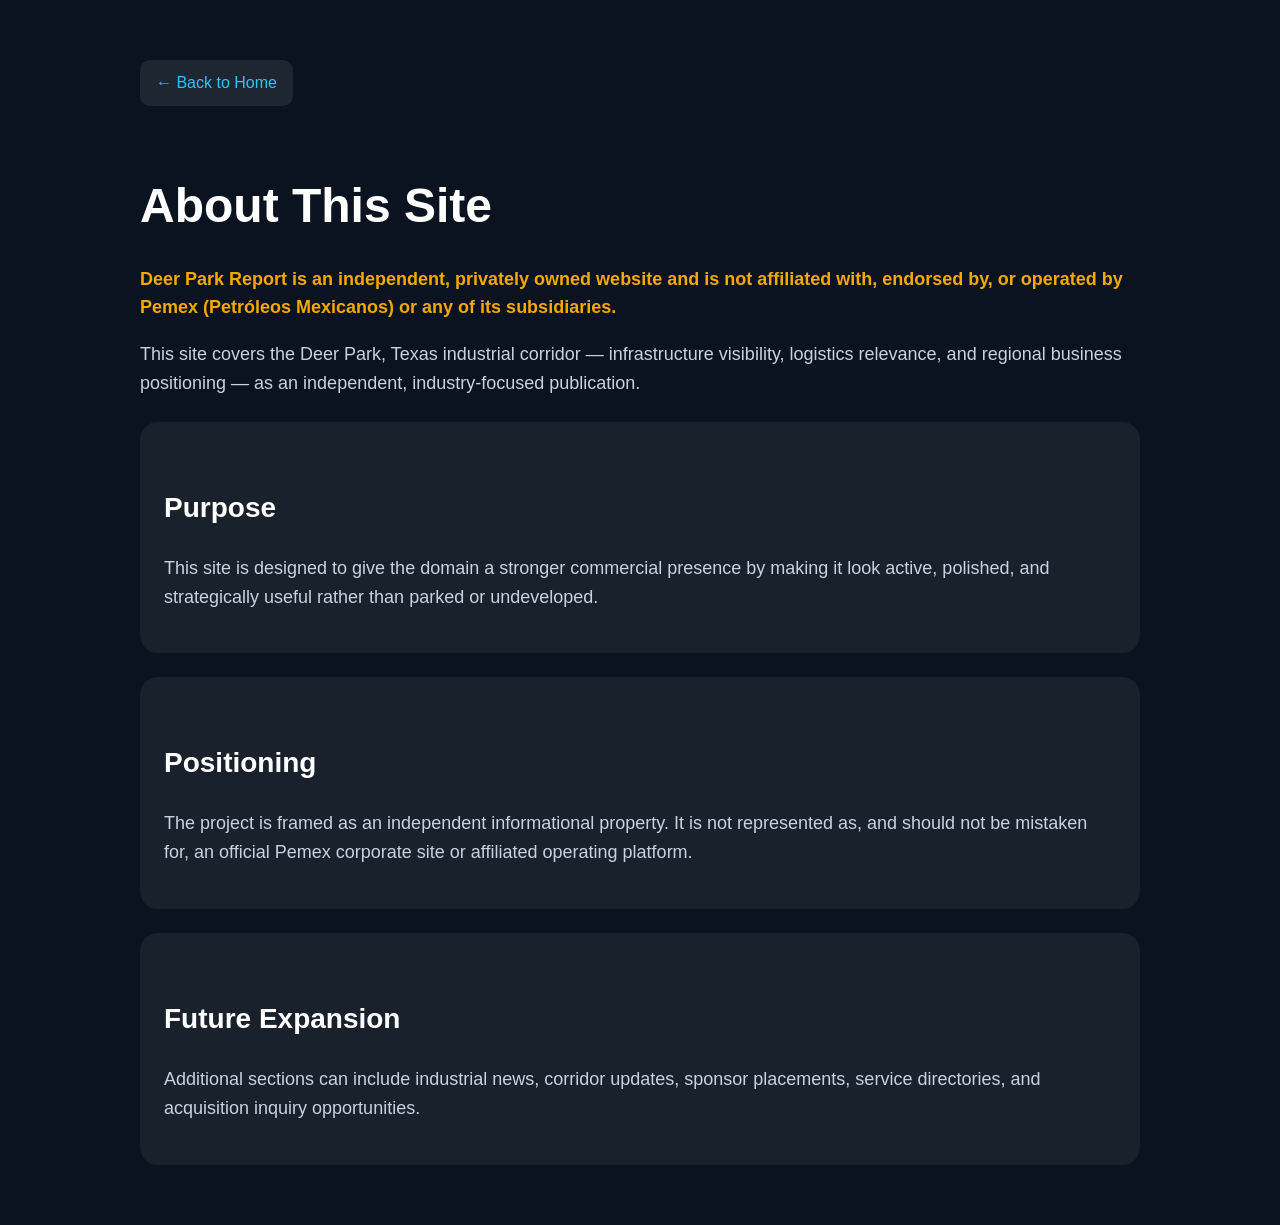
<file: about.html>
<!DOCTYPE html>
<html lang="en">
<head>
  <meta charset="UTF-8" />
  <meta name="viewport" content="width=device-width, initial-scale=1.0" />
  <link rel="icon" type="image/svg+xml" href="data:image/svg+xml,%3Csvg xmlns=%27http://www.w3.org/2000/svg%27 viewBox=%270 0 64 64%27%3E%3Crect width=%2764%27 height=%2764%27 rx=%2714%27 fill=%27%23080e1a%27/%3E%3Ctext x=%2732%27 y=%2745%27 font-family=%27Georgia,serif%27 font-size=%2736%27 font-weight=%27900%27 fill=%27%23f5a800%27 text-anchor=%27middle%27%3ED%3C/text%3E%3C/svg%3E">
  <title>About This Site | Deer Park Report</title>
  <meta name="description" content="Deer Park Report is an independent, privately owned informational site about the Deer Park, Texas industrial corridor. Not affiliated with, endorsed by, or operated by Pemex.">
  <meta name="robots" content="index, follow">
  <link rel="canonical" href="https://www.pemexdeerpark.com/about.html">
  <meta property="og:type" content="website">
  <meta property="og:title" content="About This Site | Deer Park Report">
  <meta property="og:description" content="Deer Park Report is an independent, privately owned informational site. Not affiliated with, endorsed by, or operated by Pemex.">
  <meta property="og:url" content="https://www.pemexdeerpark.com/about.html">
  <meta property="og:site_name" content="Deer Park Report">
  <meta property="og:image" content="https://images.pexels.com/photos/10407689/pexels-photo-10407689.jpeg?auto=compress&cs=tinysrgb&w=1200&h=630&fit=crop">
  <meta name="twitter:card" content="summary_large_image">
  <meta name="twitter:title" content="About This Site | Deer Park Report">
  <meta name="twitter:description" content="Deer Park Report is an independent, privately owned site. Not affiliated with Pemex.">
  <meta name="twitter:image" content="https://images.pexels.com/photos/10407689/pexels-photo-10407689.jpeg?auto=compress&cs=tinysrgb&w=1200&h=630&fit=crop">
  <style>
    body {
      margin: 0;
      font-family: Arial, sans-serif;
      background: #0b1320;
      color: white;
      line-height: 1.6;
    }
    .wrap {
      max-width: 1000px;
      margin: 0 auto;
      padding: 60px 20px;
    }
    h1 {
      font-size: 48px;
      margin-bottom: 20px;
    }
    h2 {
      margin-top: 40px;
      font-size: 28px;
    }
    p {
      color: #c7d2e0;
      font-size: 18px;
    }
    a {
      color: #2fc3ff;
      text-decoration: none;
    }
    .toplink {
      display: inline-block;
      margin-bottom: 30px;
      padding: 10px 16px;
      background: rgba(255,255,255,0.08);
      border-radius: 10px;
    }
    .card {
      background: rgba(255,255,255,0.06);
      padding: 24px;
      border-radius: 18px;
      margin-top: 24px;
    }
  </style>
</head>
<body>
  <div class="wrap">
    <a class="toplink" href="index.html">← Back to Home</a>
    <h1>About This Site</h1>
    <p style="color:#f5a800;font-weight:bold;">
      Deer Park Report is an independent, privately owned website and is not affiliated with, endorsed by, or operated by Pemex (Petróleos Mexicanos) or any of its subsidiaries.
    </p>
    <p>
      This site covers the Deer Park, Texas industrial corridor — infrastructure visibility, logistics relevance, and regional business positioning — as an independent, industry-focused publication.
    </p>

    <div class="card">
      <h2>Purpose</h2>
      <p>
        This site is designed to give the domain a stronger commercial presence by making it look active, polished, and strategically useful rather than parked or undeveloped.
      </p>
    </div>

    <div class="card">
      <h2>Positioning</h2>
      <p>
        The project is framed as an independent informational property. It is not represented as, and should not be mistaken for, an official Pemex corporate site or affiliated operating platform.
      </p>
    </div>

    <div class="card">
      <h2>Future Expansion</h2>
      <p>
        Additional sections can include industrial news, corridor updates, sponsor placements, service directories, and acquisition inquiry opportunities.
      </p>
    </div>
  </div>
</body>
</html>
</file>
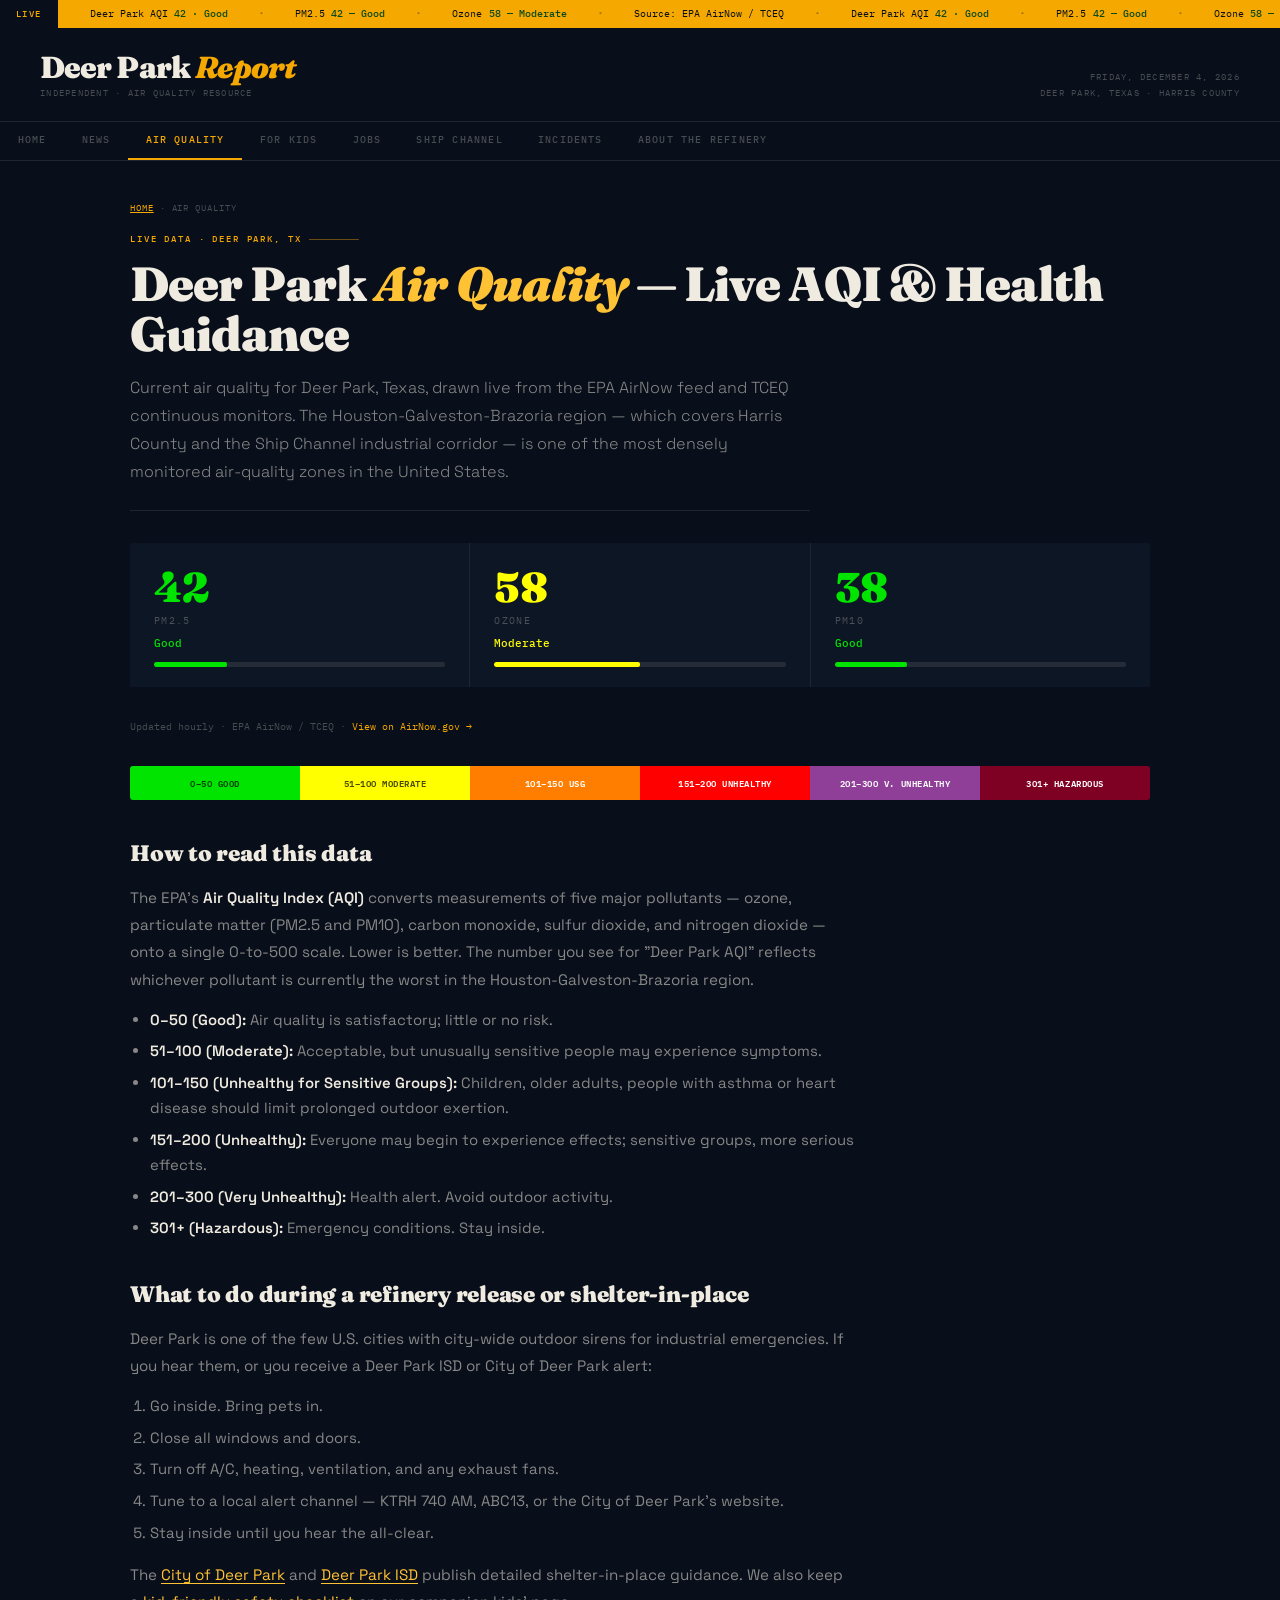
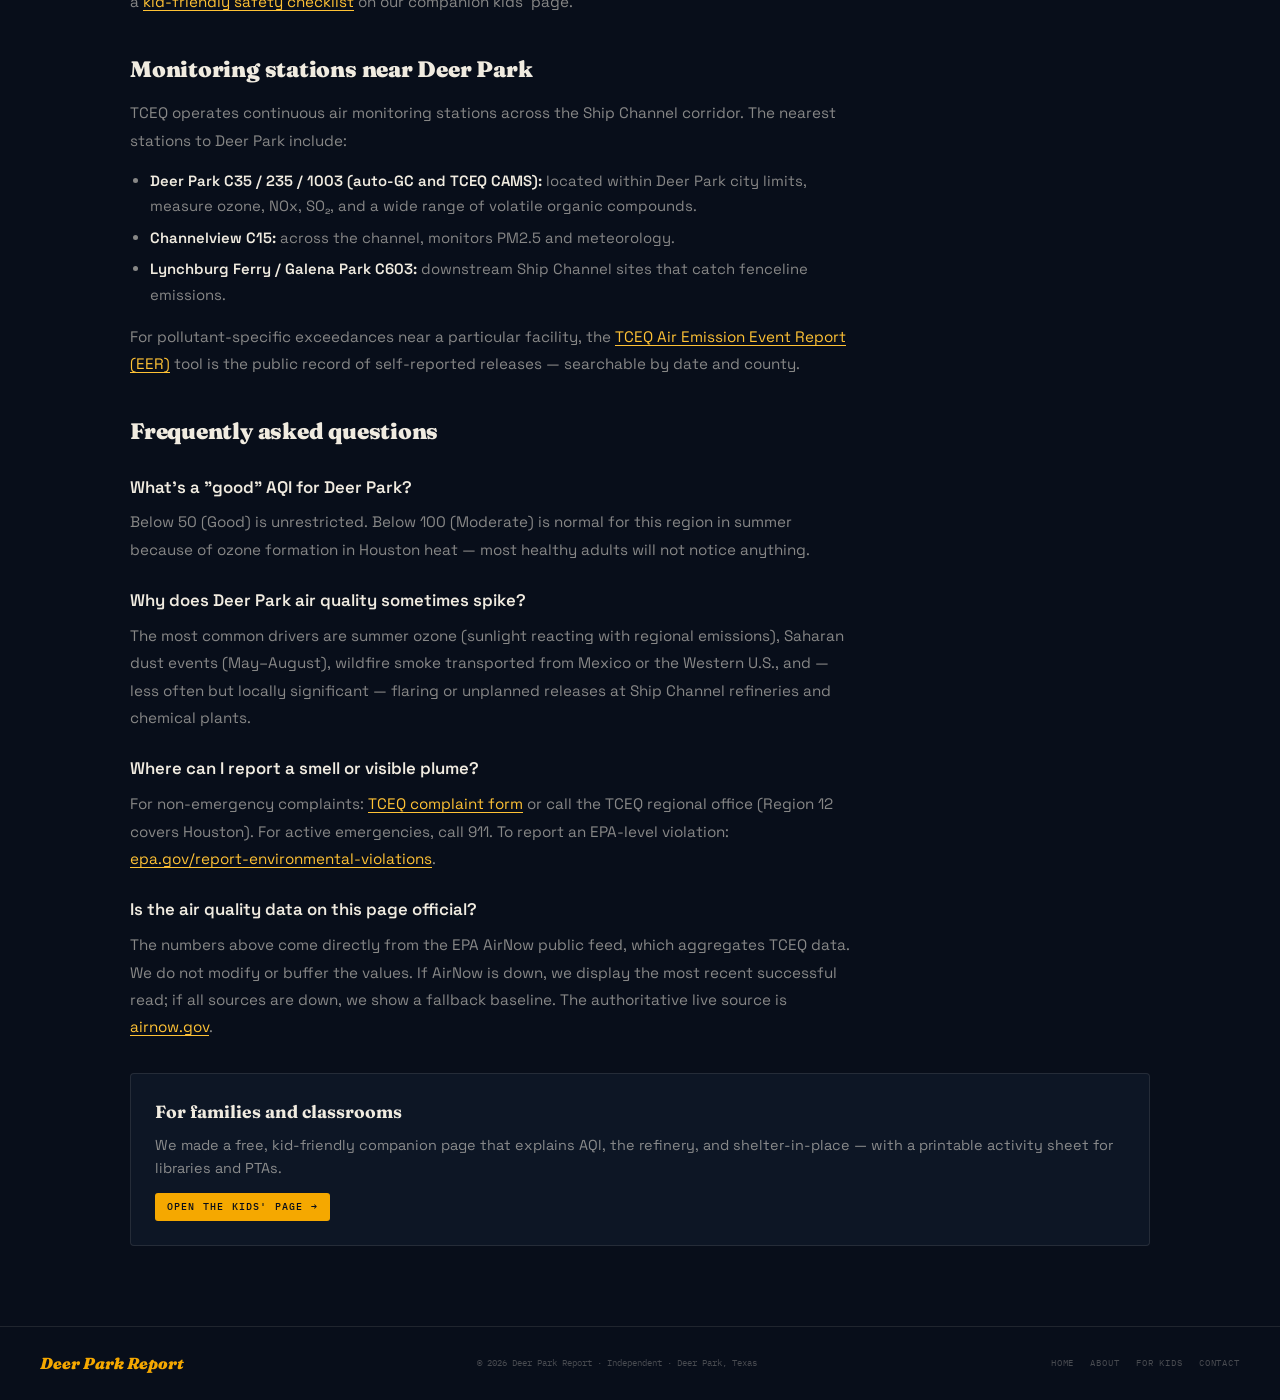
<file: air-quality.html>
<!DOCTYPE html>
<html lang="en">
<head>
<meta charset="UTF-8">
<meta name="viewport" content="width=device-width, initial-scale=1.0">
<title>Deer Park Air Quality — Live AQI, PM2.5, Ozone & Health Guidance | Deer Park Report</title>
<meta name="description" content="Live Deer Park, Texas air quality data — current AQI, PM2.5, ozone, and PM10 from EPA AirNow and TCEQ, plus health guidance for residents and what to do during a refinery release or shelter-in-place.">
<meta name="referrer" content="no-referrer">
<meta name="robots" content="index, follow, max-image-preview:large">
<meta name="theme-color" content="#080e1a">
<link rel="canonical" href="https://pemexdeerpark.com/air-quality.html">
<link rel="icon" type="image/svg+xml" href="/favicon.svg">
<meta property="og:type" content="article">
<meta property="og:title" content="Deer Park Air Quality — Live AQI, PM2.5, Ozone & Health Guidance">
<meta property="og:description" content="Live Deer Park air quality from EPA AirNow plus health guidance for residents.">
<meta property="og:url" content="https://pemexdeerpark.com/air-quality.html">
<meta property="og:site_name" content="Deer Park Report">
<meta property="og:image" content="https://pemexdeerpark.com/og-image.svg">
<meta property="og:image:width" content="1200">
<meta property="og:image:height" content="630">
<meta name="twitter:card" content="summary_large_image">
<meta name="twitter:title" content="Deer Park Air Quality — Live AQI & Health Guidance">
<meta name="twitter:image" content="https://pemexdeerpark.com/og-image.svg">
<meta name="geo.region" content="US-TX">
<meta name="geo.placename" content="Deer Park, Texas">
<meta name="geo.position" content="29.7233;-95.0931">
<script type="application/ld+json">
{
  "@context":"https://schema.org",
  "@graph":[
    {
      "@type":"WebPage",
      "@id":"https://pemexdeerpark.com/air-quality.html#webpage",
      "url":"https://pemexdeerpark.com/air-quality.html",
      "name":"Deer Park Air Quality — Live AQI & Health Guidance",
      "description":"Live Deer Park, Texas air quality data — AQI, PM2.5, ozone — and health guidance for residents.",
      "isPartOf":{"@id":"https://pemexdeerpark.com/#website"},
      "primaryImageOfPage":"https://pemexdeerpark.com/og-image.svg",
      "inLanguage":"en-US"
    },
    {
      "@type":"FAQPage",
      "mainEntity":[
        {"@type":"Question","name":"What is the current AQI in Deer Park, TX?","acceptedAnswer":{"@type":"Answer","text":"Current Deer Park air quality is reported live on this page from EPA AirNow's Houston-Galveston-Brazoria monitoring region. Values are pulled from the AirNow public feed and refresh hourly during normal conditions and more often during incidents."}},
        {"@type":"Question","name":"Where does Deer Park air quality data come from?","acceptedAnswer":{"@type":"Answer","text":"AirNow.gov aggregates data from TCEQ-operated continuous air monitoring stations across the Houston-Galveston-Brazoria region, including monitors in Deer Park, Pasadena, Channelview, Galena Park, and along the Houston Ship Channel."}},
        {"@type":"Question","name":"What should I do during a Deer Park shelter-in-place order?","acceptedAnswer":{"@type":"Answer","text":"Go inside. Close all windows and doors. Turn off air conditioning, heating, and exhaust fans. Tune to a Deer Park ISD or City of Deer Park alert channel for the all-clear. Bring pets indoors. The Deer Park Local Emergency Planning Committee (LEPC) maintains shelter-in-place guidance for residents."}},
        {"@type":"Question","name":"How is PM2.5 different from ozone?","acceptedAnswer":{"@type":"Answer","text":"PM2.5 is fine particulate matter — soot, dust, and combustion particles small enough to enter the lungs. Ozone is a gas formed when sunlight reacts with industrial and vehicle emissions. Both have separate AQI scales but share the same color-coded categories from Good (green) through Hazardous (maroon)."}},
        {"@type":"Question","name":"Who do I report a Deer Park air quality concern to?","acceptedAnswer":{"@type":"Answer","text":"For ongoing concerns, file a complaint with the Texas Commission on Environmental Quality (TCEQ) at tceq.texas.gov/compliance/complaints. For active emergencies, call 911. For an environmental violation, the EPA also accepts reports at epa.gov/report-environmental-violations."}}
      ]
    },
    {
      "@type":"BreadcrumbList",
      "itemListElement":[
        {"@type":"ListItem","position":1,"name":"Home","item":"https://pemexdeerpark.com/"},
        {"@type":"ListItem","position":2,"name":"Air Quality","item":"https://pemexdeerpark.com/air-quality.html"}
      ]
    }
  ]
}
</script>
<link href="https://fonts.googleapis.com/css2?family=Space+Grotesk:wght@300;400;500;600;700&family=Fraunces:ital,opsz,wght@0,9..144,300;0,9..144,700;0,9..144,900;1,9..144,700;1,9..144,900&family=IBM+Plex+Mono:wght@400;500&display=swap" rel="stylesheet">
<link rel="stylesheet" href="/assets/page.css">
<style>
.aqi-hero{display:grid;grid-template-columns:repeat(3,1fr);gap:1px;background:var(--rule);border-radius:4px;overflow:hidden;margin:1.5rem 0 2rem}
.aqi-card{background:var(--navy2);padding:1.5rem 1.5rem 1.25rem;transition:background .2s}
.aqi-card:hover{background:var(--navy3)}
.aqi-card-val{font-family:var(--serif);font-weight:900;font-size:2.6rem;line-height:1;margin-bottom:.25rem}
.aqi-card-param{font-family:var(--mono);font-size:.6rem;letter-spacing:.14em;text-transform:uppercase;color:var(--dim);margin-bottom:.4rem}
.aqi-card-cat{font-family:var(--mono);font-size:.7rem;font-weight:500;margin-bottom:.6rem}
.aqi-card-bar{height:5px;background:var(--rule);border-radius:2px;overflow:hidden}
.aqi-card-fill{height:100%;border-radius:2px;transition:width 1.2s ease}
.aqi-scale{display:grid;grid-template-columns:repeat(6,1fr);gap:0;border-radius:3px;overflow:hidden;margin:1.25rem 0}
.aqi-scale-item{padding:.6rem .5rem;font-family:var(--mono);font-size:.55rem;letter-spacing:.06em;text-transform:uppercase;text-align:center;color:rgba(0,0,0,.7);font-weight:600}
@media(max-width:700px){.aqi-hero{grid-template-columns:1fr}.aqi-scale{grid-template-columns:repeat(3,1fr)}}
</style>
</head>
<body>
<a class="skip" href="#main">Skip to main content</a>

<div class="ticker">
  <div class="ticker-lbl">Live</div>
  <div class="ticker-scroll">
    <div class="ticker-track">
      <span class="ti">Deer Park AQI <span class="up" id="ticker-aqi">42 · Good</span></span><span class="ti-sep">·</span>
      <span class="ti">PM2.5 <span class="up">42 — Good</span></span><span class="ti-sep">·</span>
      <span class="ti">Ozone <span class="up">58 — Moderate</span></span><span class="ti-sep">·</span>
      <span class="ti">Source: EPA AirNow / TCEQ</span><span class="ti-sep">·</span>
      <span class="ti">Deer Park AQI <span class="up">42 · Good</span></span><span class="ti-sep">·</span>
      <span class="ti">PM2.5 <span class="up">42 — Good</span></span><span class="ti-sep">·</span>
      <span class="ti">Ozone <span class="up">58 — Moderate</span></span><span class="ti-sep">·</span>
      <span class="ti">Source: EPA AirNow / TCEQ</span><span class="ti-sep">·</span>
    </div>
  </div>
</div>

<header class="logo-bar">
  <div><a href="/" style="text-decoration:none"><div class="pub-name">Deer Park <em>Report</em></div></a><div style="font-family:var(--mono);font-size:.56rem;letter-spacing:.14em;text-transform:uppercase;color:var(--dim);margin-top:.25rem">Independent · Air Quality Resource</div></div>
  <div class="pub-meta" id="current-date">Deer Park, Texas<br>Harris County</div>
</header>

<nav class="left-nav" aria-label="Primary">
  <a class="ln" href="/">Home</a>
  <a class="ln" href="/news.html">News</a>
  <a class="ln active" href="/air-quality.html" aria-current="page">Air Quality</a>
  <a class="ln" href="/kids.html">For Kids</a>
  <a class="ln" href="/jobs.html">Jobs</a>
  <a class="ln" href="/houston.html">Ship Channel</a>
  <a class="ln" href="/incidents.html">Incidents</a>
  <a class="ln" href="/about-pemex.html">About the Refinery</a>
</nav>

<main id="main" class="page">
  <div class="crumbs"><a href="/">Home</a> · Air Quality</div>
  <div class="page-kicker">Live Data · Deer Park, TX</div>
  <h1 class="page-h1">Deer Park <em>Air Quality</em> — Live AQI &amp; Health Guidance</h1>
  <p class="page-dek">Current air quality for Deer Park, Texas, drawn live from the EPA AirNow feed and TCEQ continuous monitors. The Houston-Galveston-Brazoria region — which covers Harris County and the Ship Channel industrial corridor — is one of the most densely monitored air-quality zones in the United States.</p>

  <div class="aqi-hero">
    <div class="aqi-card" id="aqi-pm25">
      <div class="aqi-card-val" id="aqi-pm25-val" style="color:#00e400">42</div>
      <div class="aqi-card-param">PM2.5</div>
      <div class="aqi-card-cat" id="aqi-pm25-cat" style="color:#00e400">Good</div>
      <div class="aqi-card-bar"><div class="aqi-card-fill" id="aqi-pm25-fill" style="width:25%;background:#00e400"></div></div>
    </div>
    <div class="aqi-card" id="aqi-ozone">
      <div class="aqi-card-val" id="aqi-ozone-val" style="color:#ffff00">58</div>
      <div class="aqi-card-param">Ozone</div>
      <div class="aqi-card-cat" id="aqi-ozone-cat" style="color:#ffff00">Moderate</div>
      <div class="aqi-card-bar"><div class="aqi-card-fill" id="aqi-ozone-fill" style="width:50%;background:#ffff00"></div></div>
    </div>
    <div class="aqi-card" id="aqi-pm10">
      <div class="aqi-card-val" id="aqi-pm10-val" style="color:#00e400">38</div>
      <div class="aqi-card-param">PM10</div>
      <div class="aqi-card-cat" id="aqi-pm10-cat" style="color:#00e400">Good</div>
      <div class="aqi-card-bar"><div class="aqi-card-fill" id="aqi-pm10-fill" style="width:25%;background:#00e400"></div></div>
    </div>
  </div>

  <div style="font-family:var(--mono);font-size:.6rem;color:var(--dim);margin-bottom:2rem"><span id="aqi-timestamp">Updated hourly · EPA AirNow / TCEQ</span> · <a href="https://www.airnow.gov/?city=Deer%20Park&state=TX&country=USA" target="_blank" rel="noopener" style="color:var(--amber)">View on AirNow.gov →</a></div>

  <div class="aqi-scale" aria-label="EPA AQI scale">
    <div class="aqi-scale-item" style="background:#00e400">0–50 Good</div>
    <div class="aqi-scale-item" style="background:#ffff00">51–100 Moderate</div>
    <div class="aqi-scale-item" style="background:#ff7e00;color:#fff">101–150 USG</div>
    <div class="aqi-scale-item" style="background:#ff0000;color:#fff">151–200 Unhealthy</div>
    <div class="aqi-scale-item" style="background:#8f3f97;color:#fff">201–300 V. Unhealthy</div>
    <div class="aqi-scale-item" style="background:#7e0023;color:#fff">301+ Hazardous</div>
  </div>

  <div class="page-prose">
    <h2>How to read this data</h2>
    <p>The EPA's <strong>Air Quality Index (AQI)</strong> converts measurements of five major pollutants — ozone, particulate matter (PM2.5 and PM10), carbon monoxide, sulfur dioxide, and nitrogen dioxide — onto a single 0-to-500 scale. Lower is better. The number you see for "Deer Park AQI" reflects whichever pollutant is currently the worst in the Houston-Galveston-Brazoria region.</p>

    <ul>
      <li><strong>0–50 (Good):</strong> Air quality is satisfactory; little or no risk.</li>
      <li><strong>51–100 (Moderate):</strong> Acceptable, but unusually sensitive people may experience symptoms.</li>
      <li><strong>101–150 (Unhealthy for Sensitive Groups):</strong> Children, older adults, people with asthma or heart disease should limit prolonged outdoor exertion.</li>
      <li><strong>151–200 (Unhealthy):</strong> Everyone may begin to experience effects; sensitive groups, more serious effects.</li>
      <li><strong>201–300 (Very Unhealthy):</strong> Health alert. Avoid outdoor activity.</li>
      <li><strong>301+ (Hazardous):</strong> Emergency conditions. Stay inside.</li>
    </ul>

    <h2>What to do during a refinery release or shelter-in-place</h2>
    <p>Deer Park is one of the few U.S. cities with city-wide outdoor sirens for industrial emergencies. If you hear them, or you receive a Deer Park ISD or City of Deer Park alert:</p>
    <ol>
      <li>Go inside. Bring pets in.</li>
      <li>Close all windows and doors.</li>
      <li>Turn off A/C, heating, ventilation, and any exhaust fans.</li>
      <li>Tune to a local alert channel — KTRH 740 AM, ABC13, or the City of Deer Park's website.</li>
      <li>Stay inside until you hear the all-clear.</li>
    </ol>
    <p>The <a href="https://www.deerparktx.gov/" target="_blank" rel="noopener">City of Deer Park</a> and <a href="https://www.dpisd.org/" target="_blank" rel="noopener">Deer Park ISD</a> publish detailed shelter-in-place guidance. We also keep a <a href="/kids.html#sip-checklist">kid-friendly safety checklist</a> on our companion kids' page.</p>

    <h2>Monitoring stations near Deer Park</h2>
    <p>TCEQ operates continuous air monitoring stations across the Ship Channel corridor. The nearest stations to Deer Park include:</p>
    <ul>
      <li><strong>Deer Park C35 / 235 / 1003 (auto-GC and TCEQ CAMS):</strong> located within Deer Park city limits, measure ozone, NOx, SO₂, and a wide range of volatile organic compounds.</li>
      <li><strong>Channelview C15:</strong> across the channel, monitors PM2.5 and meteorology.</li>
      <li><strong>Lynchburg Ferry / Galena Park C603:</strong> downstream Ship Channel sites that catch fenceline emissions.</li>
    </ul>
    <p>For pollutant-specific exceedances near a particular facility, the <a href="https://www2.tceq.texas.gov/oce/eer/" target="_blank" rel="noopener">TCEQ Air Emission Event Report (EER)</a> tool is the public record of self-reported releases — searchable by date and county.</p>

    <h2>Frequently asked questions</h2>
    <h3>What's a "good" AQI for Deer Park?</h3>
    <p>Below 50 (Good) is unrestricted. Below 100 (Moderate) is normal for this region in summer because of ozone formation in Houston heat — most healthy adults will not notice anything.</p>

    <h3>Why does Deer Park air quality sometimes spike?</h3>
    <p>The most common drivers are summer ozone (sunlight reacting with regional emissions), Saharan dust events (May–August), wildfire smoke transported from Mexico or the Western U.S., and — less often but locally significant — flaring or unplanned releases at Ship Channel refineries and chemical plants.</p>

    <h3>Where can I report a smell or visible plume?</h3>
    <p>For non-emergency complaints: <a href="https://www.tceq.texas.gov/compliance/complaints" target="_blank" rel="noopener">TCEQ complaint form</a> or call the TCEQ regional office (Region 12 covers Houston). For active emergencies, call 911. To report an EPA-level violation: <a href="https://www.epa.gov/report-environmental-violations" target="_blank" rel="noopener">epa.gov/report-environmental-violations</a>.</p>

    <h3>Is the air quality data on this page official?</h3>
    <p>The numbers above come directly from the EPA AirNow public feed, which aggregates TCEQ data. We do not modify or buffer the values. If AirNow is down, we display the most recent successful read; if all sources are down, we show a fallback baseline. The authoritative live source is <a href="https://www.airnow.gov/?city=Deer%20Park&state=TX&country=USA" target="_blank" rel="noopener">airnow.gov</a>.</p>
  </div>

  <div class="cta-box">
    <h3>For families and classrooms</h3>
    <p>We made a free, kid-friendly companion page that explains AQI, the refinery, and shelter-in-place — with a printable activity sheet for libraries and PTAs.</p>
    <a class="cta-btn" href="/kids.html">Open the kids' page →</a>
  </div>

</main>

<footer class="left-footer">
  <div class="lf-brand">Deer Park Report</div>
  <div class="lf-copy">&copy; <span id="copy-year">2026</span> Deer Park Report · Independent · Deer Park, Texas</div>
  <div class="lf-links">
    <a href="/">Home</a>
    <a href="/about.html">About</a>
    <a href="/kids.html">For Kids</a>
    <a href="/contact.html">Contact</a>
  </div>
</footer>

<script>
const d = new Date();
const cd = document.getElementById('current-date');
if (cd) cd.innerHTML = d.toLocaleDateString('en-US',{weekday:'long',month:'long',day:'numeric',year:'numeric'}) + '<br>Deer Park, Texas · Harris County';
const cy = document.getElementById('copy-year'); if (cy) cy.textContent = d.getFullYear();

// ── Live Air Quality from EPA AirNow public feed
const AQI_URL = 'https://api.allorigins.win/raw?url=' +
  encodeURIComponent('https://s3-us-west-1.amazonaws.com//files.airnowtech.org/airnow/today/reportingarea.dat');
const AQI_COLORS = {
  'Good':       { color: '#00e400', pct: 25 },
  'Moderate':   { color: '#ffff00', pct: 50 },
  'Unhealthy for Sensitive Groups': { color: '#ff7e00', pct: 65 },
  'Unhealthy':  { color: '#ff0000', pct: 80 },
  'Very Unhealthy': { color: '#8f3f97', pct: 90 },
  'Hazardous':  { color: '#7e0023', pct: 100 }
};
function setAQICard(idVal, idCat, idFill, value, category) {
  const val = document.getElementById(idVal);
  const cat = document.getElementById(idCat);
  const fill = document.getElementById(idFill);
  const style = AQI_COLORS[category] || { color: '#aaa', pct: 20 };
  if (val) { val.textContent = value || '—'; val.style.color = style.color; }
  if (cat) { cat.textContent = category || '—'; cat.style.color = style.color; }
  if (fill) { fill.style.width = style.pct + '%'; fill.style.background = style.color; }
}
async function loadAQI() {
  try {
    const res = await fetch(AQI_URL);
    const text = await res.text();
    const data = {};
    text.split('\n').filter(l => l.includes('Houston-Galveston-Brazoria')).forEach(line => {
      const parts = line.split('|');
      if (parts.length < 14) return;
      const param = (parts[11] || '').trim();
      const value = (parts[12] || '').trim();
      const category = (parts[13] || '').trim();
      const obsType = (parts[5] || '').trim();
      if ((obsType === 'O' || obsType === 'Y') && !data[param]) data[param] = { value, category };
    });
    if (data['PM2.5']) setAQICard('aqi-pm25-val','aqi-pm25-cat','aqi-pm25-fill', data['PM2.5'].value, data['PM2.5'].category);
    if (data['OZONE']) setAQICard('aqi-ozone-val','aqi-ozone-cat','aqi-ozone-fill', data['OZONE'].value, data['OZONE'].category);
    if (data['PM10'])  setAQICard('aqi-pm10-val','aqi-pm10-cat','aqi-pm10-fill', data['PM10'].value, data['PM10'].category);
    const ts = document.getElementById('aqi-timestamp');
    if (ts) ts.textContent = 'Updated ' + d.toLocaleTimeString('en-US',{hour:'numeric',minute:'2-digit'}) + ' · EPA AirNow / TCEQ';
    // Pick highest of the three for ticker + kids hand-off
    const max = Math.max(...['PM2.5','OZONE','PM10'].map(k => parseInt((data[k]||{}).value, 10)).filter(n => !isNaN(n)));
    if (!isNaN(max) && isFinite(max)) {
      const tickEl = document.getElementById('ticker-aqi');
      if (tickEl) tickEl.textContent = max + ' · ' + (data['PM2.5']||data['OZONE']||{}).category;
      if (typeof window.setDeerParkAQI === 'function') window.setDeerParkAQI(max);
    }
  } catch (err) {
    // Static fallback values already in HTML — nothing to do
  }
}
loadAQI();
setInterval(loadAQI, 30 * 60 * 1000);
</script>
</body>
</html>
</file>
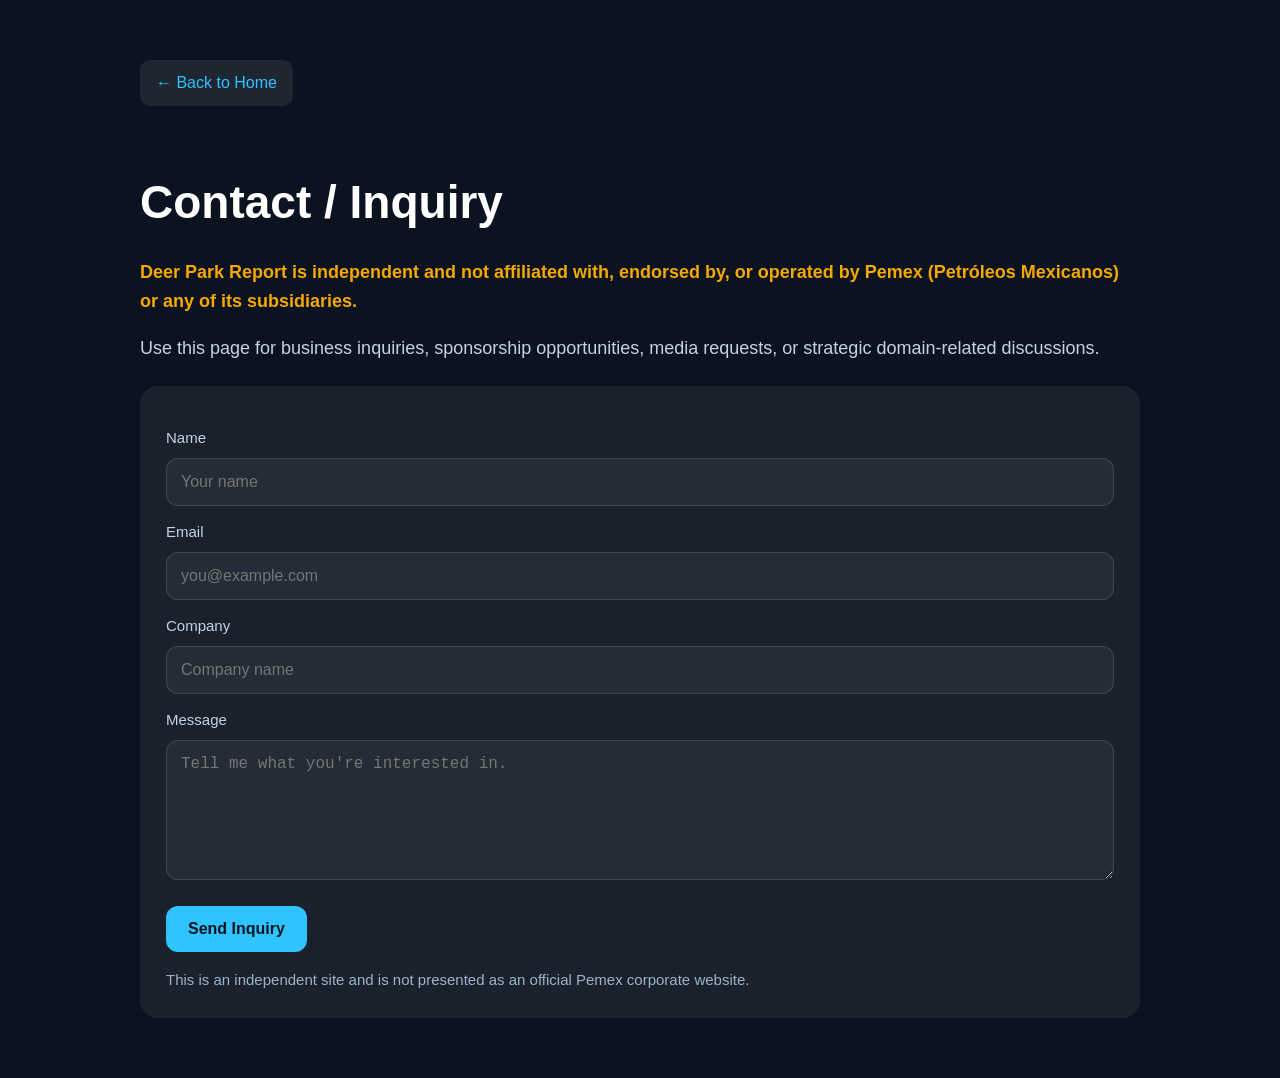
<file: contact.html>
<!DOCTYPE html>
<html lang="en">
<head>
  <meta charset="UTF-8" />
  <meta name="viewport" content="width=device-width, initial-scale=1.0" />
  <link rel="icon" type="image/svg+xml" href="data:image/svg+xml,%3Csvg xmlns=%27http://www.w3.org/2000/svg%27 viewBox=%270 0 64 64%27%3E%3Crect width=%2764%27 height=%2764%27 rx=%2714%27 fill=%27%23080e1a%27/%3E%3Ctext x=%2732%27 y=%2745%27 font-family=%27Georgia,serif%27 font-size=%2736%27 font-weight=%27900%27 fill=%27%23f5a800%27 text-anchor=%27middle%27%3ED%3C/text%3E%3C/svg%3E">
  <title>Contact | Deer Park Report</title>
  <meta name="description" content="Contact Deer Park Report, an independent site not affiliated with Pemex, for business inquiries, sponsorship opportunities, or media requests.">
  <meta name="robots" content="index, follow">
  <link rel="canonical" href="https://www.pemexdeerpark.com/contact.html">
  <meta property="og:type" content="website">
  <meta property="og:title" content="Contact | Deer Park Report">
  <meta property="og:description" content="Contact Deer Park Report, an independent site not affiliated with Pemex, for business inquiries, sponsorship opportunities, or media requests.">
  <meta property="og:url" content="https://www.pemexdeerpark.com/contact.html">
  <meta property="og:site_name" content="Deer Park Report">
  <meta property="og:image" content="https://images.pexels.com/photos/10407689/pexels-photo-10407689.jpeg?auto=compress&cs=tinysrgb&w=1200&h=630&fit=crop">
  <meta name="twitter:card" content="summary_large_image">
  <meta name="twitter:title" content="Contact | Deer Park Report">
  <meta name="twitter:description" content="Contact Deer Park Report, an independent site not affiliated with Pemex.">
  <meta name="twitter:image" content="https://images.pexels.com/photos/10407689/pexels-photo-10407689.jpeg?auto=compress&cs=tinysrgb&w=1200&h=630&fit=crop">
  <style>
    body {
      margin: 0;
      font-family: Arial, sans-serif;
      background: #0b1320;
      color: white;
      line-height: 1.6;
    }
    .wrap {
      max-width: 1000px;
      margin: 0 auto;
      padding: 60px 20px;
    }
    h1 {
      font-size: 46px;
      margin-bottom: 16px;
    }
    p {
      color: #c7d2e0;
      font-size: 18px;
    }
    a {
      color: #2fc3ff;
      text-decoration: none;
    }
    .toplink {
      display: inline-block;
      margin-bottom: 30px;
      padding: 10px 16px;
      background: rgba(255,255,255,0.08);
      border-radius: 10px;
    }
    .card {
      background: rgba(255,255,255,0.06);
      padding: 26px;
      border-radius: 18px;
      margin-top: 24px;
    }
    label {
      display: block;
      margin: 14px 0 8px;
      color: #c7d2e0;
      font-size: 15px;
    }
    input, textarea {
      width: 100%;
      padding: 14px;
      border-radius: 12px;
      border: 1px solid rgba(255,255,255,0.12);
      background: rgba(255,255,255,0.05);
      color: white;
      font-size: 16px;
      box-sizing: border-box;
    }
    textarea {
      min-height: 140px;
      resize: vertical;
    }
    button {
      margin-top: 18px;
      padding: 14px 22px;
      border: none;
      border-radius: 12px;
      background: #2fc3ff;
      color: #03131d;
      font-size: 16px;
      font-weight: bold;
      cursor: pointer;
    }
    .note {
      margin-top: 16px;
      color: #9fb3c7;
      font-size: 15px;
    }
  </style>
</head>
<body>
  <div class="wrap">
    <a class="toplink" href="index.html">← Back to Home</a>

    <h1>Contact / Inquiry</h1>
    <p style="color:#f5a800;font-weight:bold;">
      Deer Park Report is independent and not affiliated with, endorsed by, or operated by Pemex (Petróleos Mexicanos) or any of its subsidiaries.
    </p>
    <p>
      Use this page for business inquiries, sponsorship opportunities, media requests, or strategic domain-related discussions.
    </p>

    <div class="card">
      <form name="contact" method="POST" data-netlify="true">
        <input type="hidden" name="form-name" value="contact" />

        <label for="name">Name</label>
        <input id="name" name="name" type="text" placeholder="Your name" />

        <label for="email">Email</label>
        <input id="email" name="email" type="email" placeholder="you@example.com" />

        <label for="company">Company</label>
        <input id="company" name="company" type="text" placeholder="Company name" />

        <label for="message">Message</label>
        <textarea id="message" name="message" placeholder="Tell me what you're interested in."></textarea>

        <button type="submit">Send Inquiry</button>
      </form>

      <div class="note">
        This is an independent site and is not presented as an official Pemex corporate website.
      </div>
    </div>
  </div>
</body>
</html>
</file>
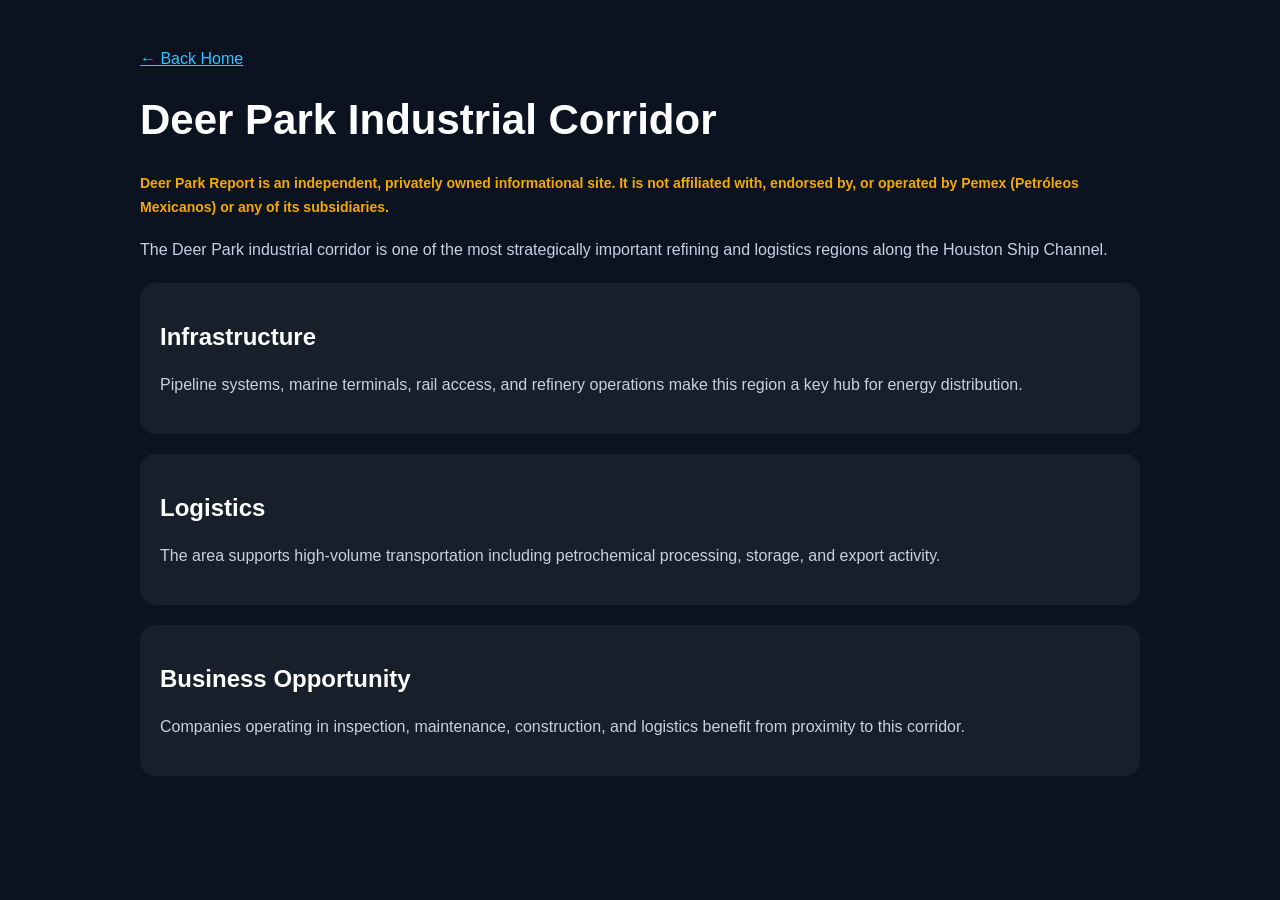
<file: corridor.html>
<!DOCTYPE html>
<html lang="en">
<head>
<meta charset="UTF-8">
<meta name="viewport" content="width=device-width, initial-scale=1.0">
<link rel="icon" type="image/svg+xml" href="data:image/svg+xml,%3Csvg xmlns=%27http://www.w3.org/2000/svg%27 viewBox=%270 0 64 64%27%3E%3Crect width=%2764%27 height=%2764%27 rx=%2714%27 fill=%27%23080e1a%27/%3E%3Ctext x=%2732%27 y=%2745%27 font-family=%27Georgia,serif%27 font-size=%2736%27 font-weight=%27900%27 fill=%27%23f5a800%27 text-anchor=%27middle%27%3ED%3C/text%3E%3C/svg%3E">
<title>Deer Park Industrial Corridor — Refining & Logistics Hub | Deer Park Report</title>
<meta name="description" content="An overview of the Deer Park, Texas industrial corridor — pipeline systems, marine terminals, rail access, and the refining and logistics operations along the Houston Ship Channel.">
<meta name="robots" content="index, follow">
<link rel="canonical" href="https://www.pemexdeerpark.com/corridor.html">
<meta property="og:type" content="website">
<meta property="og:title" content="Deer Park Industrial Corridor — Refining & Logistics Hub">
<meta property="og:description" content="Pipeline systems, marine terminals, rail access, and refinery operations along the Deer Park, Texas industrial corridor.">
<meta property="og:url" content="https://www.pemexdeerpark.com/corridor.html">
<meta property="og:site_name" content="Deer Park Report">
<meta property="og:image" content="https://images.pexels.com/photos/10407689/pexels-photo-10407689.jpeg?auto=compress&cs=tinysrgb&w=1200&h=630&fit=crop">
<meta name="twitter:card" content="summary_large_image">
<meta name="twitter:title" content="Deer Park Industrial Corridor — Refining & Logistics Hub">
<meta name="twitter:description" content="Pipeline systems, marine terminals, rail access, and refinery operations along the Deer Park, Texas industrial corridor.">
<meta name="twitter:image" content="https://images.pexels.com/photos/10407689/pexels-photo-10407689.jpeg?auto=compress&cs=tinysrgb&w=1200&h=630&fit=crop">
<style>
body{
font-family: Arial;
background:#0b1320;
color:white;
padding:50px;
max-width:1000px;
margin:auto;
}
h1{font-size:42px;}
p{color:#c7d2e0;line-height:1.7;}
.card{
background:rgba(255,255,255,0.05);
padding:20px;
border-radius:15px;
margin-top:20px;
}
a{color:#2fc3ff;}
</style>
</head>

<body>

<a href="index.html">← Back Home</a>

<h1>Deer Park Industrial Corridor</h1>

<p style="color:#f5a800;font-size:14px;font-weight:bold;">
Deer Park Report is an independent, privately owned informational site. It is not affiliated with, endorsed by, or operated by Pemex (Petróleos Mexicanos) or any of its subsidiaries.
</p>

<p>
The Deer Park industrial corridor is one of the most strategically important refining and logistics regions along the Houston Ship Channel.
</p>

<div class="card">
<h2>Infrastructure</h2>
<p>
Pipeline systems, marine terminals, rail access, and refinery operations make this region a key hub for energy distribution.
</p>
</div>

<div class="card">
<h2>Logistics</h2>
<p>
The area supports high-volume transportation including petrochemical processing, storage, and export activity.
</p>
</div>

<div class="card">
<h2>Business Opportunity</h2>
<p>
Companies operating in inspection, maintenance, construction, and logistics benefit from proximity to this corridor.
</p>
</div>

</body>
</html>
</file>
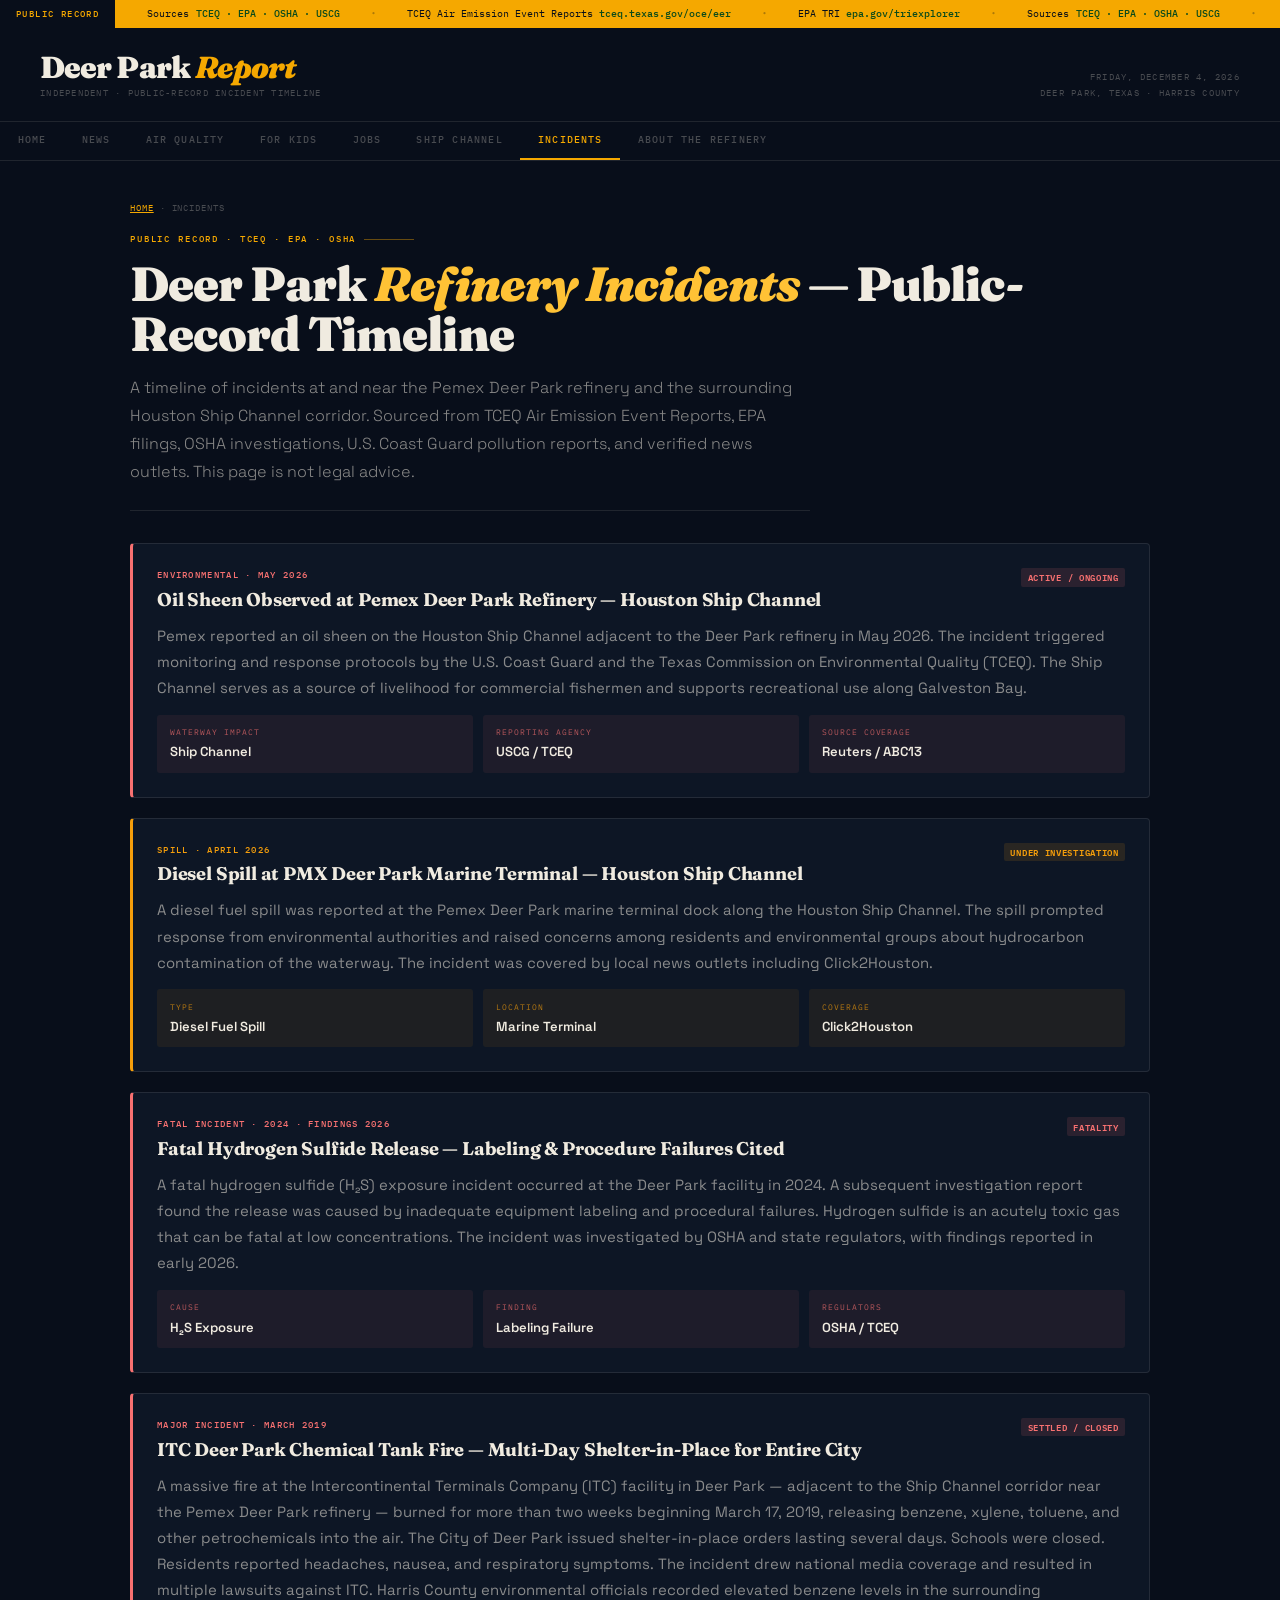
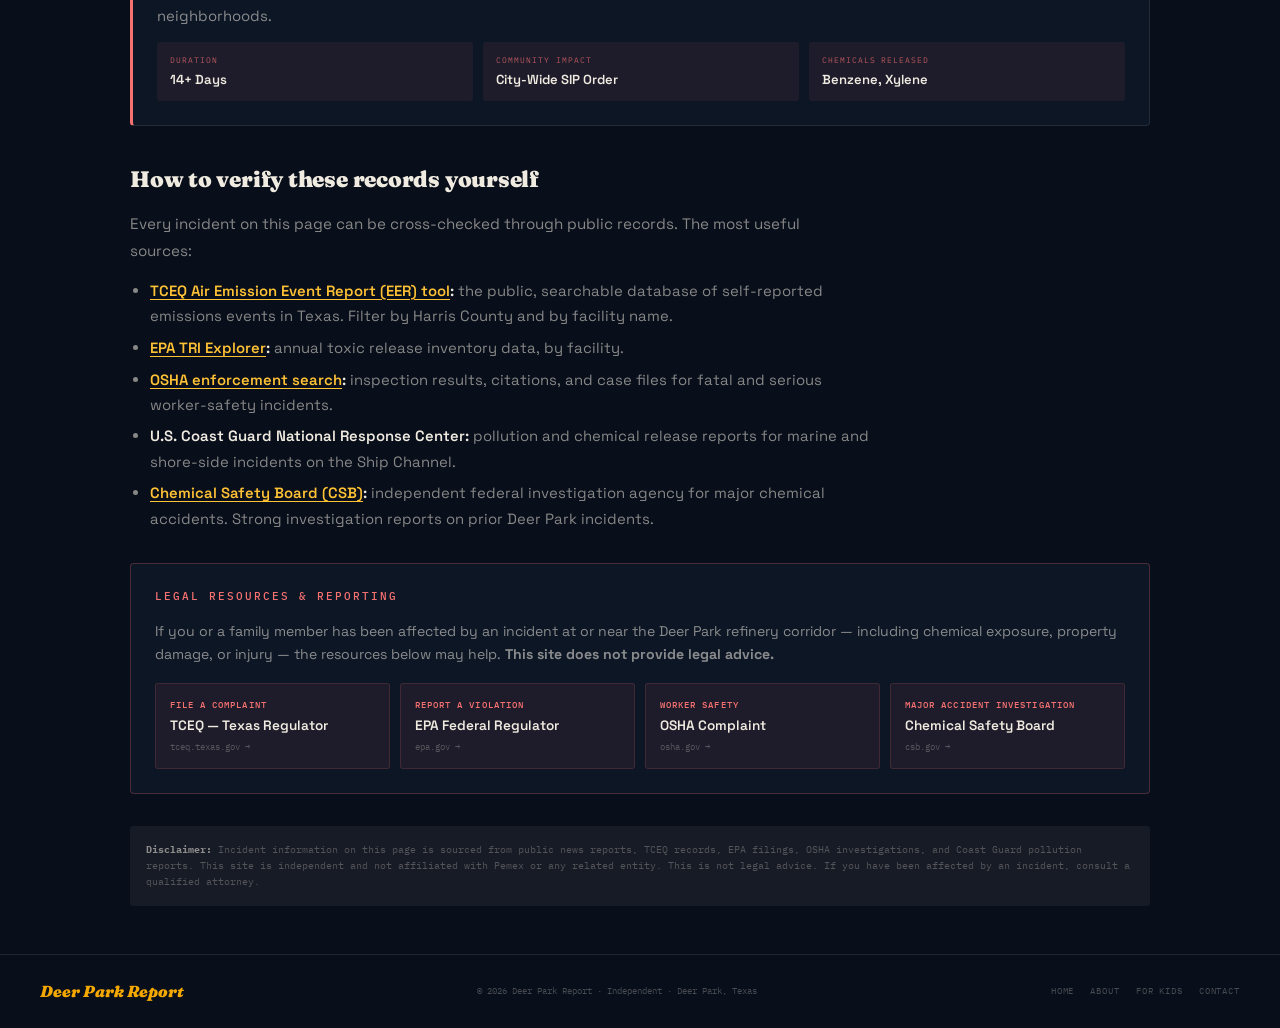
<file: incidents.html>
<!DOCTYPE html>
<html lang="en">
<head>
<meta charset="UTF-8">
<meta name="viewport" content="width=device-width, initial-scale=1.0">
<title>Pemex Deer Park Refinery Incidents — Public Record Timeline | Deer Park Report</title>
<meta name="description" content="Public-record timeline of incidents at and near the Pemex Deer Park refinery and surrounding Houston Ship Channel corridor — including the 2024 fatal H₂S release, 2026 oil sheen and diesel spill, and the 2019 ITC Deer Park tank fire. Sourced from TCEQ, EPA, OSHA filings, and verified news reports.">
<meta name="referrer" content="no-referrer">
<meta name="robots" content="index, follow, max-image-preview:large">
<meta name="theme-color" content="#080e1a">
<link rel="canonical" href="https://pemexdeerpark.com/incidents.html">
<link rel="icon" type="image/svg+xml" href="/favicon.svg">
<meta property="og:type" content="article">
<meta property="og:title" content="Pemex Deer Park Refinery Incidents — Public Record Timeline">
<meta property="og:description" content="Public-record timeline of incidents at the Pemex Deer Park refinery and surrounding Ship Channel corridor.">
<meta property="og:url" content="https://pemexdeerpark.com/incidents.html">
<meta property="og:site_name" content="Deer Park Report">
<meta property="og:image" content="https://pemexdeerpark.com/og-image.svg">
<meta property="og:image:width" content="1200">
<meta property="og:image:height" content="630">
<meta name="twitter:card" content="summary_large_image">
<meta name="twitter:title" content="Pemex Deer Park Refinery Incidents — Public Record Timeline">
<meta name="twitter:image" content="https://pemexdeerpark.com/og-image.svg">
<script type="application/ld+json">
{
  "@context":"https://schema.org",
  "@graph":[
    {
      "@type":"WebPage",
      "@id":"https://pemexdeerpark.com/incidents.html#webpage",
      "url":"https://pemexdeerpark.com/incidents.html",
      "name":"Pemex Deer Park Refinery Incidents — Public Record Timeline",
      "isPartOf":{"@id":"https://pemexdeerpark.com/#website"},
      "inLanguage":"en-US"
    },
    {
      "@type":"BreadcrumbList",
      "itemListElement":[
        {"@type":"ListItem","position":1,"name":"Home","item":"https://pemexdeerpark.com/"},
        {"@type":"ListItem","position":2,"name":"Incidents","item":"https://pemexdeerpark.com/incidents.html"}
      ]
    },
    {
      "@type":"NewsArticle",
      "headline":"Oil Sheen Observed at Pemex Deer Park Refinery — Houston Ship Channel",
      "datePublished":"2026-05-01",
      "dateModified":"2026-05-08",
      "description":"Pemex reported an oil sheen on the Houston Ship Channel adjacent to the Deer Park refinery in May 2026. The incident triggered monitoring and response by the U.S. Coast Guard and TCEQ.",
      "author":{"@type":"Organization","name":"Deer Park Report"},
      "publisher":{"@id":"https://pemexdeerpark.com/#organization"},
      "image":"https://pemexdeerpark.com/og-image.svg",
      "url":"https://pemexdeerpark.com/incidents.html#oil-sheen-2026",
      "mainEntityOfPage":"https://pemexdeerpark.com/incidents.html#oil-sheen-2026",
      "articleSection":"Environmental"
    },
    {
      "@type":"NewsArticle",
      "headline":"Diesel Spill at PMX Deer Park Marine Terminal — Houston Ship Channel",
      "datePublished":"2026-04-12",
      "description":"A diesel fuel spill at the PMX Deer Park marine terminal dock prompted response from environmental authorities and concerns about hydrocarbon contamination of the Houston Ship Channel.",
      "author":{"@type":"Organization","name":"Deer Park Report"},
      "publisher":{"@id":"https://pemexdeerpark.com/#organization"},
      "image":"https://pemexdeerpark.com/og-image.svg",
      "url":"https://pemexdeerpark.com/incidents.html#diesel-spill-2026",
      "mainEntityOfPage":"https://pemexdeerpark.com/incidents.html#diesel-spill-2026",
      "articleSection":"Environmental"
    },
    {
      "@type":"NewsArticle",
      "headline":"Fatal Hydrogen Sulfide Release at Deer Park — Investigators Cite Labeling and Procedure Failures",
      "datePublished":"2024-10-10",
      "dateModified":"2026-02-15",
      "description":"A fatal hydrogen sulfide (H₂S) exposure incident at the Deer Park facility in October 2024. A subsequent investigation report found the release was caused by inadequate equipment labeling and procedural failures.",
      "author":{"@type":"Organization","name":"Deer Park Report"},
      "publisher":{"@id":"https://pemexdeerpark.com/#organization"},
      "image":"https://pemexdeerpark.com/og-image.svg",
      "url":"https://pemexdeerpark.com/incidents.html#h2s-2024",
      "mainEntityOfPage":"https://pemexdeerpark.com/incidents.html#h2s-2024",
      "articleSection":"Worker Safety"
    },
    {
      "@type":"NewsArticle",
      "headline":"ITC Deer Park Chemical Tank Fire — Multi-Day Shelter-in-Place for Deer Park",
      "datePublished":"2019-03-17",
      "description":"A fire at the Intercontinental Terminals Company (ITC) Deer Park facility burned for more than two weeks in March 2019, releasing benzene, xylene, and toluene. The City of Deer Park issued multi-day shelter-in-place orders.",
      "author":{"@type":"Organization","name":"Deer Park Report"},
      "publisher":{"@id":"https://pemexdeerpark.com/#organization"},
      "image":"https://pemexdeerpark.com/og-image.svg",
      "url":"https://pemexdeerpark.com/incidents.html#itc-2019",
      "mainEntityOfPage":"https://pemexdeerpark.com/incidents.html#itc-2019",
      "articleSection":"Major Incident"
    }
  ]
}
</script>
<link href="https://fonts.googleapis.com/css2?family=Space+Grotesk:wght@300;400;500;600;700&family=Fraunces:ital,opsz,wght@0,9..144,300;0,9..144,700;0,9..144,900;1,9..144,700;1,9..144,900&family=IBM+Plex+Mono:wght@400;500&display=swap" rel="stylesheet">
<link rel="stylesheet" href="/assets/page.css">
<style>
.incident{background:var(--navy2);border:1px solid var(--rule);border-left:3px solid var(--amber);border-radius:4px;padding:1.5rem;margin-bottom:1.25rem;scroll-margin-top:6rem}
.incident.severe{border-left-color:#f87171}
.incident.warn{border-left-color:#f59e0b}
.incident-head{display:flex;justify-content:space-between;align-items:flex-start;flex-wrap:wrap;gap:.75rem;margin-bottom:.75rem}
.incident-eyebrow{font-family:var(--mono);font-size:.58rem;font-weight:500;letter-spacing:.14em;text-transform:uppercase;color:#f87171;margin-bottom:.3rem}
.incident.warn .incident-eyebrow{color:#f59e0b}
.incident h2{font-family:var(--serif);font-weight:700;font-size:1.15rem;color:var(--cream);letter-spacing:-.01em;line-height:1.25}
.incident-status{font-family:var(--mono);font-size:.55rem;font-weight:600;letter-spacing:.08em;text-transform:uppercase;padding:.25em .7em;border-radius:2px;background:rgba(248,113,113,.12);color:#f87171;white-space:nowrap;align-self:flex-start}
.incident.warn .incident-status{background:rgba(245,158,11,.12);color:#f59e0b}
.incident p{font-size:.93rem;color:var(--mid);line-height:1.75;margin:.5rem 0}
.incident .facts{display:grid;grid-template-columns:repeat(auto-fit,minmax(160px,1fr));gap:.6rem;margin-top:.85rem}
.incident .fact{background:rgba(248,113,113,.07);border-radius:3px;padding:.65rem .8rem}
.incident.warn .fact{background:rgba(245,158,11,.07)}
.fact-lbl{font-family:var(--mono);font-size:.52rem;letter-spacing:.12em;text-transform:uppercase;color:rgba(248,113,113,.7);margin-bottom:.2rem}
.incident.warn .fact-lbl{color:rgba(245,158,11,.7)}
.fact-val{font-family:var(--sans);font-size:.82rem;font-weight:600;color:var(--cream)}
.legal-block{background:var(--navy2);border:1px solid rgba(248,113,113,.25);border-radius:4px;padding:1.5rem;margin:2rem 0}
.legal-block h2{font-family:var(--mono);font-size:.7rem;font-weight:500;letter-spacing:.18em;text-transform:uppercase;color:#f87171;margin-bottom:.85rem}
.legal-grid{display:grid;grid-template-columns:repeat(auto-fit,minmax(220px,1fr));gap:.65rem}
.legal-grid a{background:rgba(248,113,113,.07);border:1px solid rgba(248,113,113,.15);border-radius:3px;padding:.85rem;display:flex;flex-direction:column;gap:.2rem;text-decoration:none;transition:background .2s}
.legal-grid a:hover{background:rgba(248,113,113,.12)}
.legal-grid .legal-eyebrow{font-family:var(--mono);font-size:.56rem;font-weight:500;letter-spacing:.12em;text-transform:uppercase;color:#f87171}
.legal-grid .legal-h{font-family:var(--sans);font-size:.85rem;font-weight:600;color:var(--cream)}
.legal-grid .legal-d{font-family:var(--mono);font-size:.55rem;color:var(--dim)}
</style>
</head>
<body>
<a class="skip" href="#main">Skip to main content</a>

<div class="ticker">
  <div class="ticker-lbl">Public Record</div>
  <div class="ticker-scroll">
    <div class="ticker-track">
      <span class="ti">Sources <span class="up">TCEQ · EPA · OSHA · USCG</span></span><span class="ti-sep">·</span>
      <span class="ti">TCEQ Air Emission Event Reports <span class="up">tceq.texas.gov/oce/eer</span></span><span class="ti-sep">·</span>
      <span class="ti">EPA TRI <span class="up">epa.gov/triexplorer</span></span><span class="ti-sep">·</span>
      <span class="ti">Sources <span class="up">TCEQ · EPA · OSHA · USCG</span></span><span class="ti-sep">·</span>
      <span class="ti">TCEQ Air Emission Event Reports <span class="up">tceq.texas.gov/oce/eer</span></span><span class="ti-sep">·</span>
      <span class="ti">EPA TRI <span class="up">epa.gov/triexplorer</span></span><span class="ti-sep">·</span>
    </div>
  </div>
</div>

<header class="logo-bar">
  <div><a href="/" style="text-decoration:none"><div class="pub-name">Deer Park <em>Report</em></div></a><div style="font-family:var(--mono);font-size:.56rem;letter-spacing:.14em;text-transform:uppercase;color:var(--dim);margin-top:.25rem">Independent · Public-Record Incident Timeline</div></div>
  <div class="pub-meta" id="current-date">Deer Park, Texas<br>Harris County</div>
</header>

<nav class="left-nav" aria-label="Primary">
  <a class="ln" href="/">Home</a>
  <a class="ln" href="/news.html">News</a>
  <a class="ln" href="/air-quality.html">Air Quality</a>
  <a class="ln" href="/kids.html">For Kids</a>
  <a class="ln" href="/jobs.html">Jobs</a>
  <a class="ln" href="/houston.html">Ship Channel</a>
  <a class="ln active" href="/incidents.html" aria-current="page">Incidents</a>
  <a class="ln" href="/about-pemex.html">About the Refinery</a>
</nav>

<main id="main" class="page">
  <div class="crumbs"><a href="/">Home</a> · Incidents</div>
  <div class="page-kicker">Public Record · TCEQ · EPA · OSHA</div>
  <h1 class="page-h1">Deer Park <em>Refinery Incidents</em> — Public-Record Timeline</h1>
  <p class="page-dek">A timeline of incidents at and near the Pemex Deer Park refinery and the surrounding Houston Ship Channel corridor. Sourced from TCEQ Air Emission Event Reports, EPA filings, OSHA investigations, U.S. Coast Guard pollution reports, and verified news outlets. This page is not legal advice.</p>

  <article id="oil-sheen-2026" class="incident severe">
    <div class="incident-head">
      <div>
        <div class="incident-eyebrow">Environmental · May 2026</div>
        <h2>Oil Sheen Observed at Pemex Deer Park Refinery — Houston Ship Channel</h2>
      </div>
      <span class="incident-status">Active / Ongoing</span>
    </div>
    <p>Pemex reported an oil sheen on the Houston Ship Channel adjacent to the Deer Park refinery in May 2026. The incident triggered monitoring and response protocols by the U.S. Coast Guard and the Texas Commission on Environmental Quality (TCEQ). The Ship Channel serves as a source of livelihood for commercial fishermen and supports recreational use along Galveston Bay.</p>
    <div class="facts">
      <div class="fact"><div class="fact-lbl">Waterway Impact</div><div class="fact-val">Ship Channel</div></div>
      <div class="fact"><div class="fact-lbl">Reporting Agency</div><div class="fact-val">USCG / TCEQ</div></div>
      <div class="fact"><div class="fact-lbl">Source Coverage</div><div class="fact-val">Reuters / ABC13</div></div>
    </div>
  </article>

  <article id="diesel-spill-2026" class="incident warn">
    <div class="incident-head">
      <div>
        <div class="incident-eyebrow">Spill · April 2026</div>
        <h2>Diesel Spill at PMX Deer Park Marine Terminal — Houston Ship Channel</h2>
      </div>
      <span class="incident-status">Under Investigation</span>
    </div>
    <p>A diesel fuel spill was reported at the Pemex Deer Park marine terminal dock along the Houston Ship Channel. The spill prompted response from environmental authorities and raised concerns among residents and environmental groups about hydrocarbon contamination of the waterway. The incident was covered by local news outlets including Click2Houston.</p>
    <div class="facts">
      <div class="fact"><div class="fact-lbl">Type</div><div class="fact-val">Diesel Fuel Spill</div></div>
      <div class="fact"><div class="fact-lbl">Location</div><div class="fact-val">Marine Terminal</div></div>
      <div class="fact"><div class="fact-lbl">Coverage</div><div class="fact-val">Click2Houston</div></div>
    </div>
  </article>

  <article id="h2s-2024" class="incident severe">
    <div class="incident-head">
      <div>
        <div class="incident-eyebrow">Fatal Incident · 2024 · Findings 2026</div>
        <h2>Fatal Hydrogen Sulfide Release — Labeling &amp; Procedure Failures Cited</h2>
      </div>
      <span class="incident-status">Fatality</span>
    </div>
    <p>A fatal hydrogen sulfide (H₂S) exposure incident occurred at the Deer Park facility in 2024. A subsequent investigation report found the release was caused by inadequate equipment labeling and procedural failures. Hydrogen sulfide is an acutely toxic gas that can be fatal at low concentrations. The incident was investigated by OSHA and state regulators, with findings reported in early 2026.</p>
    <div class="facts">
      <div class="fact"><div class="fact-lbl">Cause</div><div class="fact-val">H₂S Exposure</div></div>
      <div class="fact"><div class="fact-lbl">Finding</div><div class="fact-val">Labeling Failure</div></div>
      <div class="fact"><div class="fact-lbl">Regulators</div><div class="fact-val">OSHA / TCEQ</div></div>
    </div>
  </article>

  <article id="itc-2019" class="incident severe">
    <div class="incident-head">
      <div>
        <div class="incident-eyebrow">Major Incident · March 2019</div>
        <h2>ITC Deer Park Chemical Tank Fire — Multi-Day Shelter-in-Place for Entire City</h2>
      </div>
      <span class="incident-status">Settled / Closed</span>
    </div>
    <p>A massive fire at the Intercontinental Terminals Company (ITC) facility in Deer Park — adjacent to the Ship Channel corridor near the Pemex Deer Park refinery — burned for more than two weeks beginning March 17, 2019, releasing benzene, xylene, toluene, and other petrochemicals into the air. The City of Deer Park issued shelter-in-place orders lasting several days. Schools were closed. Residents reported headaches, nausea, and respiratory symptoms. The incident drew national media coverage and resulted in multiple lawsuits against ITC. Harris County environmental officials recorded elevated benzene levels in the surrounding neighborhoods.</p>
    <div class="facts">
      <div class="fact"><div class="fact-lbl">Duration</div><div class="fact-val">14+ Days</div></div>
      <div class="fact"><div class="fact-lbl">Community Impact</div><div class="fact-val">City-Wide SIP Order</div></div>
      <div class="fact"><div class="fact-lbl">Chemicals Released</div><div class="fact-val">Benzene, Xylene</div></div>
    </div>
  </article>

  <div class="page-prose">
    <h2>How to verify these records yourself</h2>
    <p>Every incident on this page can be cross-checked through public records. The most useful sources:</p>
    <ul>
      <li><strong><a href="https://www2.tceq.texas.gov/oce/eer/" target="_blank" rel="noopener">TCEQ Air Emission Event Report (EER) tool</a>:</strong> the public, searchable database of self-reported emissions events in Texas. Filter by Harris County and by facility name.</li>
      <li><strong><a href="https://www.epa.gov/triexplorer" target="_blank" rel="noopener">EPA TRI Explorer</a>:</strong> annual toxic release inventory data, by facility.</li>
      <li><strong><a href="https://www.osha.gov/" target="_blank" rel="noopener">OSHA enforcement search</a>:</strong> inspection results, citations, and case files for fatal and serious worker-safety incidents.</li>
      <li><strong>U.S. Coast Guard National Response Center:</strong> pollution and chemical release reports for marine and shore-side incidents on the Ship Channel.</li>
      <li><strong><a href="https://www.csb.gov/" target="_blank" rel="noopener">Chemical Safety Board (CSB)</a>:</strong> independent federal investigation agency for major chemical accidents. Strong investigation reports on prior Deer Park incidents.</li>
    </ul>
  </div>

  <section class="legal-block">
    <h2>Legal Resources &amp; Reporting</h2>
    <p style="font-size:.88rem;color:var(--mid);line-height:1.7;margin-bottom:1rem">If you or a family member has been affected by an incident at or near the Deer Park refinery corridor — including chemical exposure, property damage, or injury — the resources below may help. <strong>This site does not provide legal advice.</strong></p>
    <div class="legal-grid">
      <a href="https://www.tceq.texas.gov/compliance/complaints" target="_blank" rel="noopener">
        <div class="legal-eyebrow">File a Complaint</div>
        <div class="legal-h">TCEQ — Texas Regulator</div>
        <div class="legal-d">tceq.texas.gov →</div>
      </a>
      <a href="https://www.epa.gov/report-environmental-violations" target="_blank" rel="noopener">
        <div class="legal-eyebrow">Report a Violation</div>
        <div class="legal-h">EPA Federal Regulator</div>
        <div class="legal-d">epa.gov →</div>
      </a>
      <a href="https://www.osha.gov/workers/file-complaint" target="_blank" rel="noopener">
        <div class="legal-eyebrow">Worker Safety</div>
        <div class="legal-h">OSHA Complaint</div>
        <div class="legal-d">osha.gov →</div>
      </a>
      <a href="https://www.csb.gov/" target="_blank" rel="noopener">
        <div class="legal-eyebrow">Major Accident Investigation</div>
        <div class="legal-h">Chemical Safety Board</div>
        <div class="legal-d">csb.gov →</div>
      </a>
    </div>
  </section>

  <div style="font-family:var(--mono);font-size:.6rem;color:var(--dim);line-height:1.65;padding:1rem;background:var(--rule2);border-radius:3px;margin-top:1.5rem">
    <strong style="color:var(--mid)">Disclaimer:</strong> Incident information on this page is sourced from public news reports, TCEQ records, EPA filings, OSHA investigations, and Coast Guard pollution reports. This site is independent and not affiliated with Pemex or any related entity. This is not legal advice. If you have been affected by an incident, consult a qualified attorney.
  </div>
</main>

<footer class="left-footer">
  <div class="lf-brand">Deer Park Report</div>
  <div class="lf-copy">&copy; <span id="copy-year">2026</span> Deer Park Report · Independent · Deer Park, Texas</div>
  <div class="lf-links">
    <a href="/">Home</a>
    <a href="/about.html">About</a>
    <a href="/kids.html">For Kids</a>
    <a href="/contact.html">Contact</a>
  </div>
</footer>

<script>
const d = new Date();
const cd = document.getElementById('current-date');
if (cd) cd.innerHTML = d.toLocaleDateString('en-US',{weekday:'long',month:'long',day:'numeric',year:'numeric'}) + '<br>Deer Park, Texas · Harris County';
const cy = document.getElementById('copy-year'); if (cy) cy.textContent = d.getFullYear();
</script>
</body>
</html>
</file>
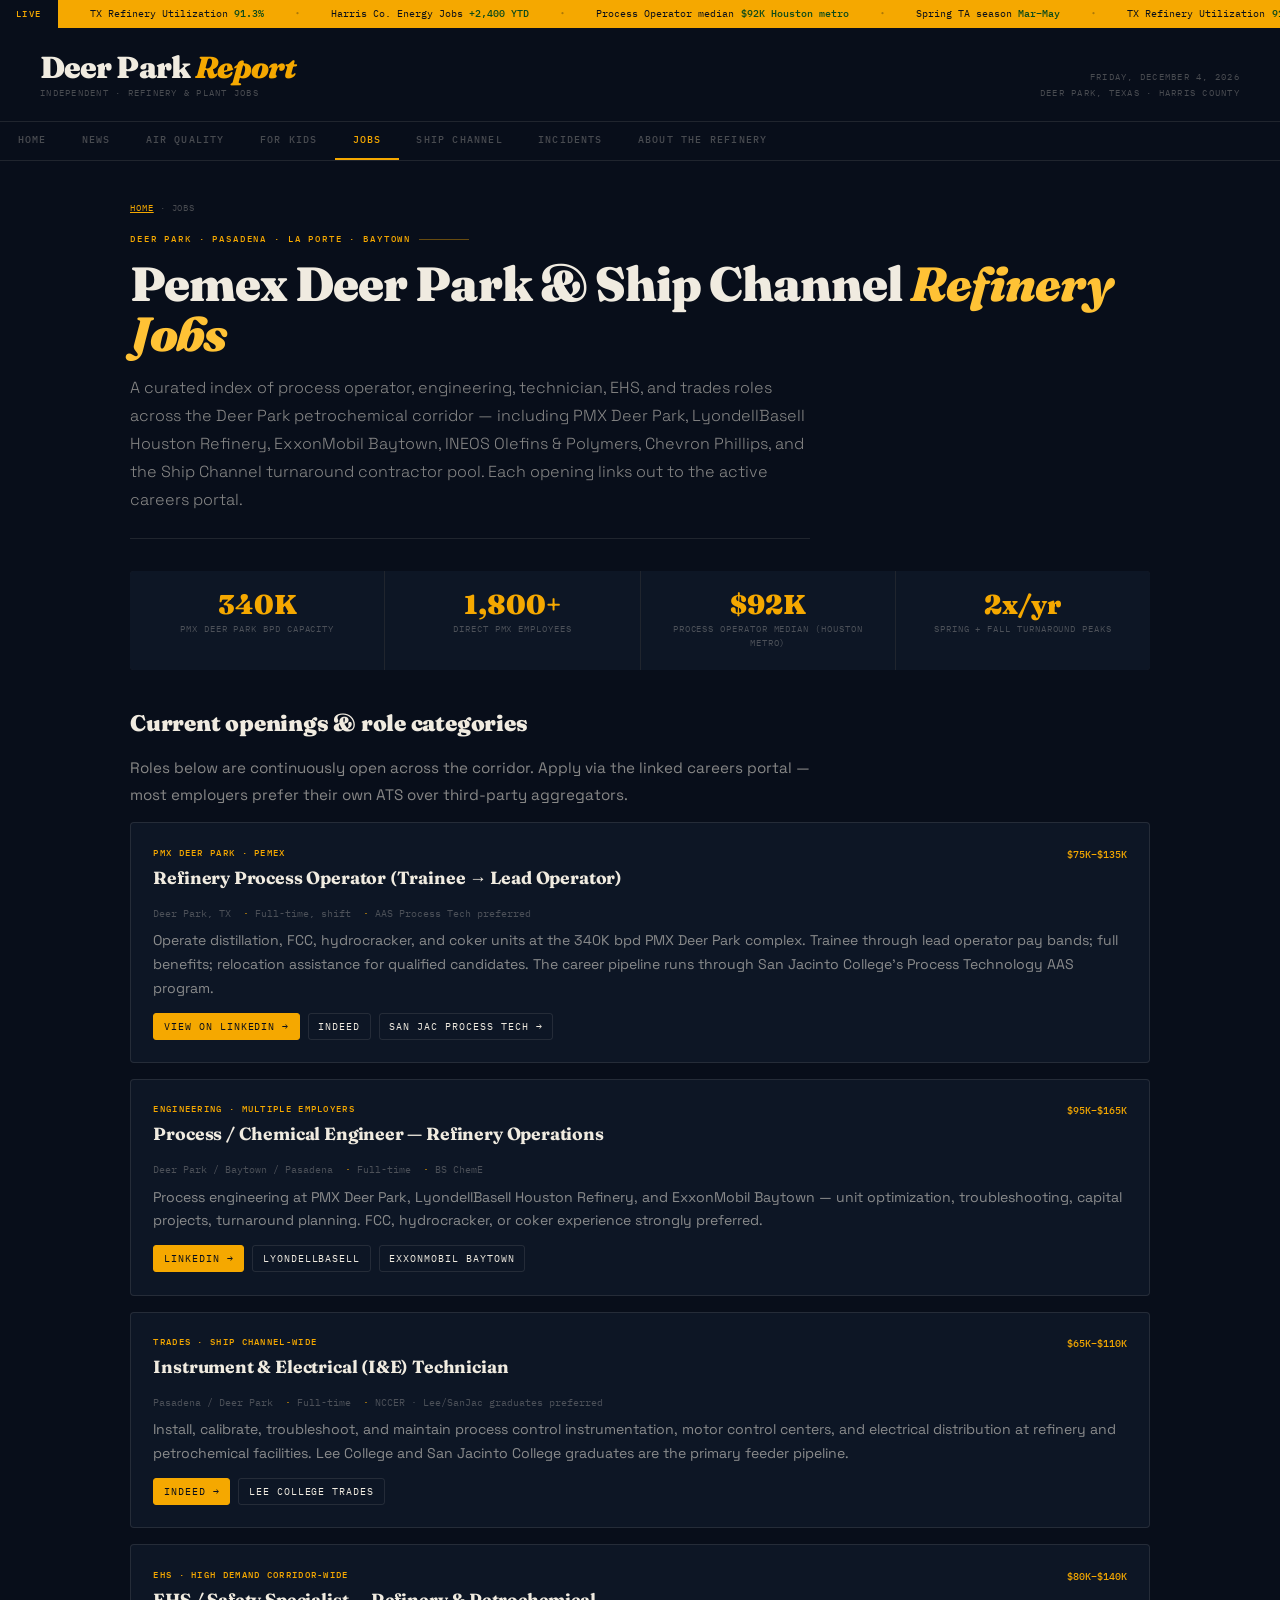
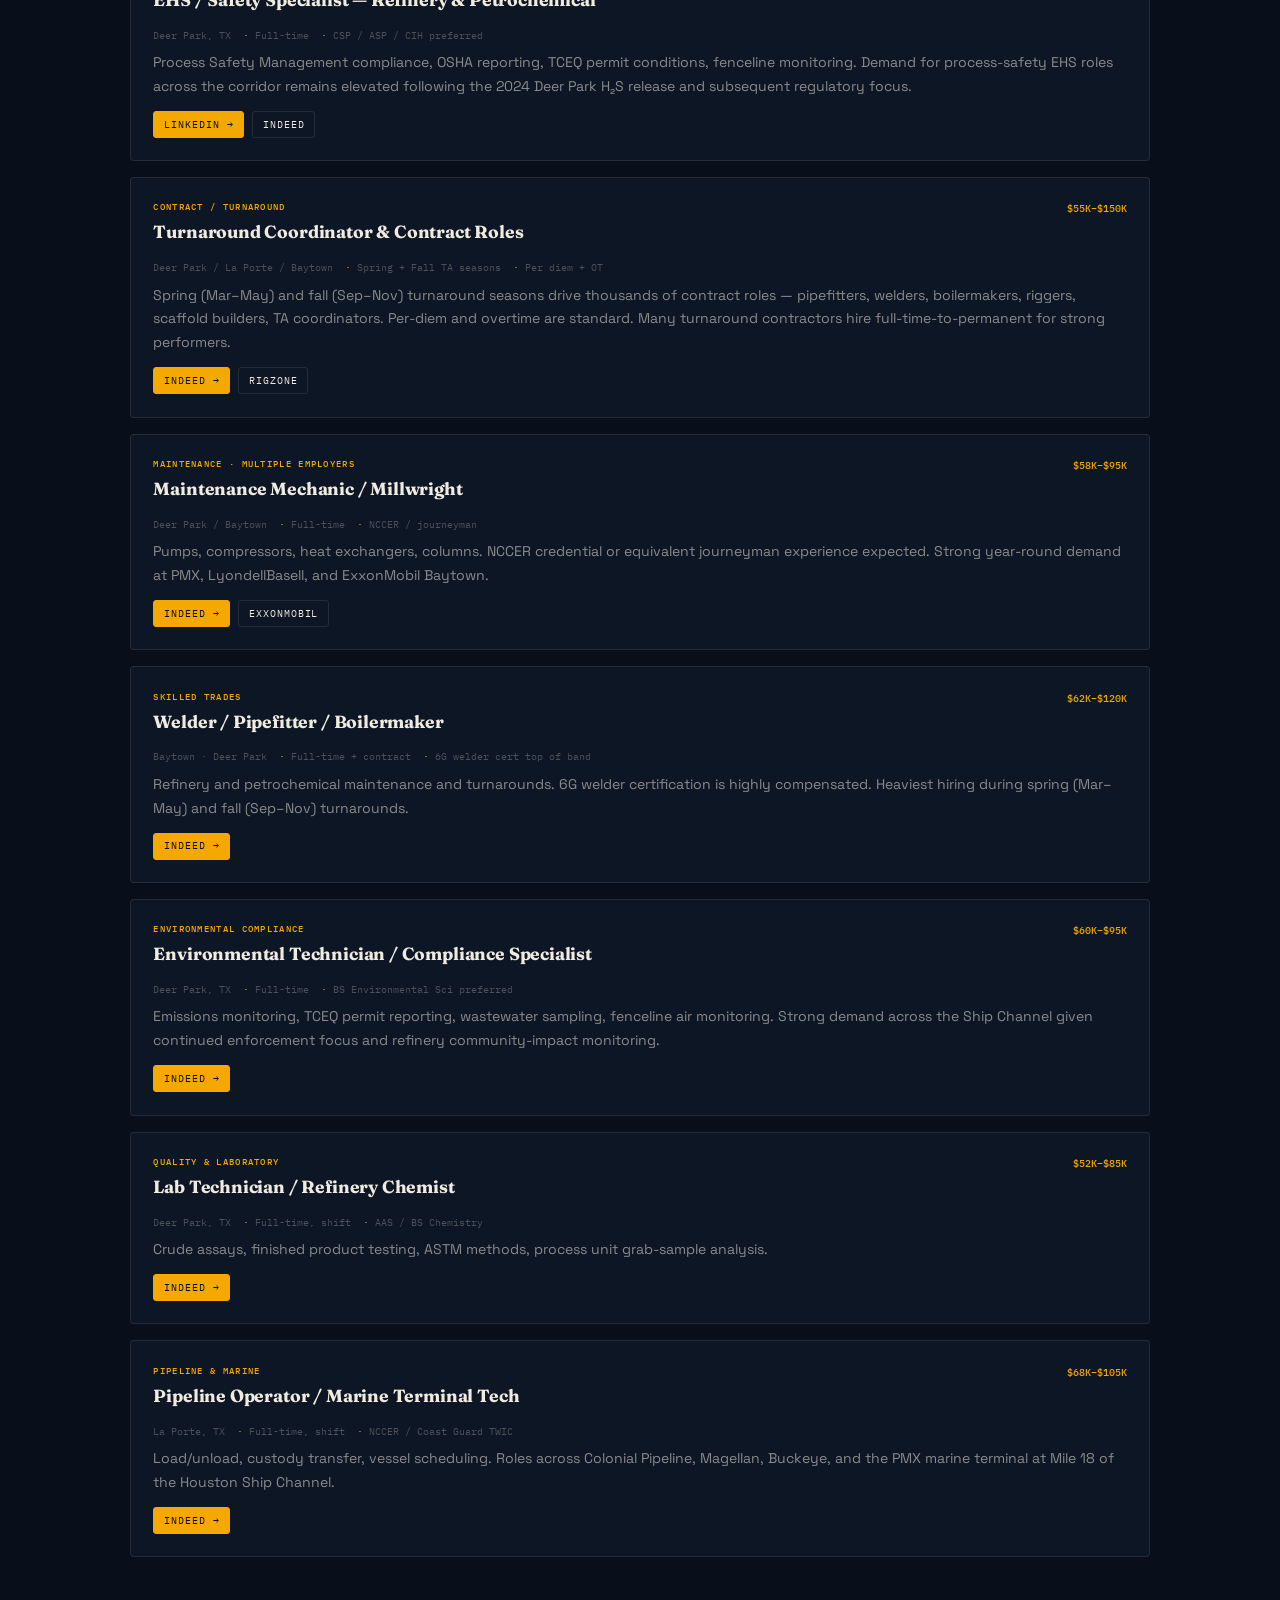
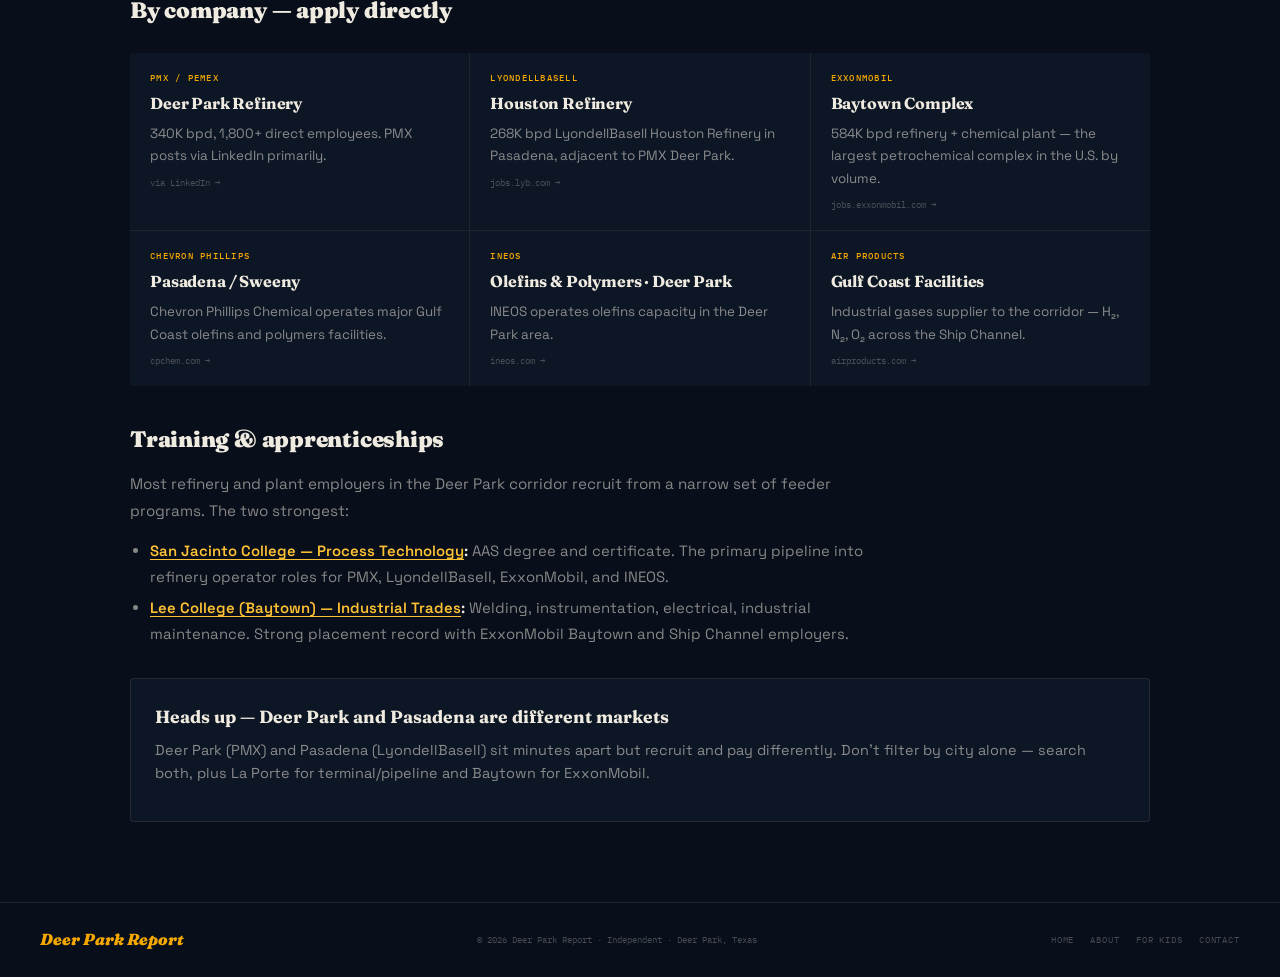
<file: jobs.html>
<!DOCTYPE html>
<html lang="en">
<head>
<meta charset="UTF-8">
<meta name="viewport" content="width=device-width, initial-scale=1.0">
<title>Pemex Deer Park Refinery Jobs — PMX, LyondellBasell, ExxonMobil & Ship Channel Openings</title>
<meta name="description" content="Curated petrochemical and refinery jobs in Deer Park, Pasadena, La Porte, and Baytown — process operators, engineers, I&E technicians, welders, EHS specialists, and turnaround roles at PMX Deer Park, LyondellBasell, ExxonMobil Baytown, INEOS, and Chevron Phillips.">
<meta name="referrer" content="no-referrer">
<meta name="robots" content="index, follow, max-image-preview:large">
<meta name="theme-color" content="#080e1a">
<link rel="canonical" href="https://pemexdeerpark.com/jobs.html">
<link rel="icon" type="image/svg+xml" href="/favicon.svg">
<meta property="og:type" content="website">
<meta property="og:title" content="Pemex Deer Park Refinery Jobs — Curated Openings on the Ship Channel">
<meta property="og:description" content="Hand-curated process operator, engineer, technician, and trades openings at PMX Deer Park and the surrounding petrochemical corridor.">
<meta property="og:url" content="https://pemexdeerpark.com/jobs.html">
<meta property="og:site_name" content="Deer Park Report">
<meta property="og:image" content="https://pemexdeerpark.com/og-image.svg">
<meta property="og:image:width" content="1200">
<meta property="og:image:height" content="630">
<meta name="twitter:card" content="summary_large_image">
<meta name="twitter:title" content="Pemex Deer Park Refinery Jobs">
<meta name="twitter:image" content="https://pemexdeerpark.com/og-image.svg">
<script type="application/ld+json">
{
  "@context":"https://schema.org",
  "@graph":[
    {
      "@type":"WebPage",
      "@id":"https://pemexdeerpark.com/jobs.html#webpage",
      "url":"https://pemexdeerpark.com/jobs.html",
      "name":"Pemex Deer Park Refinery Jobs — Curated Openings",
      "description":"Hand-curated petrochemical and refinery openings in the Deer Park, Pasadena, La Porte, and Baytown corridor.",
      "isPartOf":{"@id":"https://pemexdeerpark.com/#website"},
      "inLanguage":"en-US"
    },
    {
      "@type":"BreadcrumbList",
      "itemListElement":[
        {"@type":"ListItem","position":1,"name":"Home","item":"https://pemexdeerpark.com/"},
        {"@type":"ListItem","position":2,"name":"Jobs","item":"https://pemexdeerpark.com/jobs.html"}
      ]
    },
    {
      "@type":"JobPosting",
      "title":"Refinery Process Operator (Trainee → Lead Operator)",
      "description":"<p>Process operator opportunities at the PMX Deer Park refinery — a 340,000 bpd integrated complex on the Houston Ship Channel. Operators monitor and control distillation, FCC, hydrocracker, and coker units. Trainee through lead operator pay bands; AAS Process Technology preferred. Shift work; full benefits; relocation assistance available for qualified candidates.</p><p>Career pipeline through San Jacinto College Process Technology program.</p>",
      "datePosted":"2026-04-01",
      "validThrough":"2026-12-31",
      "employmentType":"FULL_TIME",
      "hiringOrganization":{"@type":"Organization","name":"PMX (Pemex Deer Park)","sameAs":"https://www.pemex.com/"},
      "jobLocation":{"@type":"Place","address":{"@type":"PostalAddress","streetAddress":"5900 Highway 225","addressLocality":"Deer Park","addressRegion":"TX","postalCode":"77536","addressCountry":"US"}},
      "baseSalary":{"@type":"MonetaryAmount","currency":"USD","value":{"@type":"QuantitativeValue","minValue":75000,"maxValue":135000,"unitText":"YEAR"}},
      "url":"https://pemexdeerpark.com/jobs.html#pmx-operator",
      "directApply":false,
      "industry":"Petroleum Refining"
    },
    {
      "@type":"JobPosting",
      "title":"Process / Chemical Engineer — Refinery Operations",
      "description":"<p>Process engineering roles at PMX Deer Park, LyondellBasell Houston Refinery, and ExxonMobil Baytown — supporting unit optimization, troubleshooting, capital projects, and turnaround planning. BS Chemical Engineering required; experience with FCC, hydrocracker, or coker units preferred.</p>",
      "datePosted":"2026-04-15",
      "validThrough":"2026-10-31",
      "employmentType":"FULL_TIME",
      "hiringOrganization":{"@type":"Organization","name":"Pemex Deer Park / LyondellBasell / ExxonMobil"},
      "jobLocation":{"@type":"Place","address":{"@type":"PostalAddress","addressLocality":"Deer Park","addressRegion":"TX","postalCode":"77536","addressCountry":"US"}},
      "baseSalary":{"@type":"MonetaryAmount","currency":"USD","value":{"@type":"QuantitativeValue","minValue":95000,"maxValue":165000,"unitText":"YEAR"}},
      "url":"https://pemexdeerpark.com/jobs.html#process-engineer",
      "directApply":false,
      "industry":"Petroleum Refining"
    },
    {
      "@type":"JobPosting",
      "title":"Instrument & Electrical (I&E) Technician",
      "description":"<p>I&E technicians install, calibrate, troubleshoot, and maintain process control instrumentation, motor control centers, and electrical distribution at refinery and petrochemical facilities. Lee College and San Jacinto College graduates preferred. Journeyman or NCCER-credentialed.</p>",
      "datePosted":"2026-04-10",
      "validThrough":"2026-09-30",
      "employmentType":"FULL_TIME",
      "hiringOrganization":{"@type":"Organization","name":"Multiple Ship Channel employers"},
      "jobLocation":{"@type":"Place","address":{"@type":"PostalAddress","addressLocality":"Pasadena","addressRegion":"TX","postalCode":"77506","addressCountry":"US"}},
      "baseSalary":{"@type":"MonetaryAmount","currency":"USD","value":{"@type":"QuantitativeValue","minValue":65000,"maxValue":110000,"unitText":"YEAR"}},
      "url":"https://pemexdeerpark.com/jobs.html#ie-tech",
      "directApply":false,
      "industry":"Petroleum Refining"
    },
    {
      "@type":"JobPosting",
      "title":"EHS / Safety Specialist — Refinery & Petrochemical",
      "description":"<p>Environmental, Health, and Safety specialists support PSM compliance, OSHA reporting, and TCEQ permit conditions. Following the 2024 Deer Park H₂S incident, demand for fenceline-monitoring and process-safety EHS roles is elevated across the corridor. CSP, ASP, or CIH preferred.</p>",
      "datePosted":"2026-03-20",
      "validThrough":"2026-09-15",
      "employmentType":"FULL_TIME",
      "hiringOrganization":{"@type":"Organization","name":"Multiple Ship Channel employers"},
      "jobLocation":{"@type":"Place","address":{"@type":"PostalAddress","addressLocality":"Deer Park","addressRegion":"TX","postalCode":"77536","addressCountry":"US"}},
      "baseSalary":{"@type":"MonetaryAmount","currency":"USD","value":{"@type":"QuantitativeValue","minValue":80000,"maxValue":140000,"unitText":"YEAR"}},
      "url":"https://pemexdeerpark.com/jobs.html#ehs",
      "directApply":false,
      "industry":"Petroleum Refining"
    },
    {
      "@type":"JobPosting",
      "title":"Turnaround Coordinator / Contract Roles",
      "description":"<p>Spring and fall turnaround seasons drive thousands of contract roles across Deer Park, La Porte, and Baytown — pipefitters, welders, boilermakers, riggers, scaffold builders, and TA coordinators. Per-diem and overtime are standard; many roles are full-time-to-permanent for strong performers.</p>",
      "datePosted":"2026-02-15",
      "validThrough":"2026-11-30",
      "employmentType":["CONTRACTOR","TEMPORARY"],
      "hiringOrganization":{"@type":"Organization","name":"Multiple TA contractors"},
      "jobLocation":{"@type":"Place","address":{"@type":"PostalAddress","addressLocality":"Deer Park","addressRegion":"TX","postalCode":"77536","addressCountry":"US"}},
      "baseSalary":{"@type":"MonetaryAmount","currency":"USD","value":{"@type":"QuantitativeValue","minValue":55000,"maxValue":150000,"unitText":"YEAR"}},
      "url":"https://pemexdeerpark.com/jobs.html#turnaround",
      "directApply":false,
      "industry":"Petroleum Refining"
    },
    {
      "@type":"JobPosting",
      "title":"Maintenance Mechanic / Millwright",
      "description":"<p>Mechanical maintenance roles — pumps, compressors, heat exchangers, columns. NCCER credential or equivalent journeyman experience expected. Strong at PMX Deer Park, LyondellBasell, and ExxonMobil Baytown.</p>",
      "datePosted":"2026-04-05",
      "validThrough":"2026-10-31",
      "employmentType":"FULL_TIME",
      "hiringOrganization":{"@type":"Organization","name":"Multiple Ship Channel employers"},
      "jobLocation":{"@type":"Place","address":{"@type":"PostalAddress","addressLocality":"Deer Park","addressRegion":"TX","postalCode":"77536","addressCountry":"US"}},
      "baseSalary":{"@type":"MonetaryAmount","currency":"USD","value":{"@type":"QuantitativeValue","minValue":58000,"maxValue":95000,"unitText":"YEAR"}},
      "url":"https://pemexdeerpark.com/jobs.html#mechanic",
      "directApply":false,
      "industry":"Petroleum Refining"
    },
    {
      "@type":"JobPosting",
      "title":"Welder / Pipefitter / Boilermaker",
      "description":"<p>Skilled trades for refinery and petrochemical maintenance and turnarounds. 6G welder certification highly compensated. Ship Channel turnaround season runs heaviest in spring (Mar–May) and fall (Sep–Nov).</p>",
      "datePosted":"2026-03-15",
      "validThrough":"2026-11-15",
      "employmentType":["FULL_TIME","CONTRACTOR"],
      "hiringOrganization":{"@type":"Organization","name":"Multiple Ship Channel contractors"},
      "jobLocation":{"@type":"Place","address":{"@type":"PostalAddress","addressLocality":"Baytown","addressRegion":"TX","postalCode":"77520","addressCountry":"US"}},
      "baseSalary":{"@type":"MonetaryAmount","currency":"USD","value":{"@type":"QuantitativeValue","minValue":62000,"maxValue":120000,"unitText":"YEAR"}},
      "url":"https://pemexdeerpark.com/jobs.html#welder",
      "directApply":false,
      "industry":"Petroleum Refining"
    },
    {
      "@type":"JobPosting",
      "title":"Environmental Technician / Compliance Specialist",
      "description":"<p>Environmental compliance roles — emissions monitoring, TCEQ permit reporting, wastewater sampling, fenceline air monitoring. Strong demand across the Ship Channel given continued enforcement focus.</p>",
      "datePosted":"2026-04-01",
      "validThrough":"2026-09-30",
      "employmentType":"FULL_TIME",
      "hiringOrganization":{"@type":"Organization","name":"Multiple Ship Channel employers"},
      "jobLocation":{"@type":"Place","address":{"@type":"PostalAddress","addressLocality":"Deer Park","addressRegion":"TX","postalCode":"77536","addressCountry":"US"}},
      "baseSalary":{"@type":"MonetaryAmount","currency":"USD","value":{"@type":"QuantitativeValue","minValue":60000,"maxValue":95000,"unitText":"YEAR"}},
      "url":"https://pemexdeerpark.com/jobs.html#enviro",
      "directApply":false,
      "industry":"Petroleum Refining"
    },
    {
      "@type":"JobPosting",
      "title":"Lab Technician / Refinery Chemist",
      "description":"<p>Laboratory roles supporting refinery quality control — crude assays, finished product testing, ASTM methods. AAS or BS Chemistry expected.</p>",
      "datePosted":"2026-03-25",
      "validThrough":"2026-09-25",
      "employmentType":"FULL_TIME",
      "hiringOrganization":{"@type":"Organization","name":"PMX Deer Park / LyondellBasell"},
      "jobLocation":{"@type":"Place","address":{"@type":"PostalAddress","addressLocality":"Deer Park","addressRegion":"TX","postalCode":"77536","addressCountry":"US"}},
      "baseSalary":{"@type":"MonetaryAmount","currency":"USD","value":{"@type":"QuantitativeValue","minValue":52000,"maxValue":85000,"unitText":"YEAR"}},
      "url":"https://pemexdeerpark.com/jobs.html#lab",
      "directApply":false,
      "industry":"Petroleum Refining"
    },
    {
      "@type":"JobPosting",
      "title":"Pipeline Operator / Marine Terminal Tech",
      "description":"<p>Pipeline and marine terminal operations — load/unload, custody transfer, vessel scheduling. Roles across Colonial Pipeline, Magellan, Buckeye, and PMX marine terminal at Mile 18 of the Houston Ship Channel.</p>",
      "datePosted":"2026-04-12",
      "validThrough":"2026-10-12",
      "employmentType":"FULL_TIME",
      "hiringOrganization":{"@type":"Organization","name":"Multiple pipeline operators"},
      "jobLocation":{"@type":"Place","address":{"@type":"PostalAddress","addressLocality":"La Porte","addressRegion":"TX","postalCode":"77571","addressCountry":"US"}},
      "baseSalary":{"@type":"MonetaryAmount","currency":"USD","value":{"@type":"QuantitativeValue","minValue":68000,"maxValue":105000,"unitText":"YEAR"}},
      "url":"https://pemexdeerpark.com/jobs.html#pipeline",
      "directApply":false,
      "industry":"Pipeline / Petroleum Logistics"
    }
  ]
}
</script>
<link href="https://fonts.googleapis.com/css2?family=Space+Grotesk:wght@300;400;500;600;700&family=Fraunces:ital,opsz,wght@0,9..144,300;0,9..144,700;0,9..144,900;1,9..144,700;1,9..144,900&family=IBM+Plex+Mono:wght@400;500&display=swap" rel="stylesheet">
<link rel="stylesheet" href="/assets/page.css">
<style>
.job{background:var(--navy2);border:1px solid var(--rule);border-radius:4px;padding:1.4rem;margin-bottom:1rem;transition:background .2s,border-color .2s}
.job:hover{background:var(--navy3);border-color:rgba(245,168,0,.3)}
.job-head{display:flex;justify-content:space-between;align-items:flex-start;flex-wrap:wrap;gap:.5rem;margin-bottom:.5rem}
.job-eyebrow{font-family:var(--mono);font-size:.58rem;font-weight:500;letter-spacing:.14em;text-transform:uppercase;color:var(--amber)}
.job h2{font-family:var(--serif);font-weight:700;font-size:1.1rem;color:var(--cream);margin:.2rem 0 .35rem;letter-spacing:-.01em}
.job-meta{font-family:var(--mono);font-size:.6rem;color:var(--dim);margin-bottom:.5rem;display:flex;gap:.75rem;flex-wrap:wrap}
.job-meta span::before{content:'· ';color:var(--amber)}
.job-meta span:first-child::before{content:''}
.job p{font-size:.88rem;color:var(--mid);line-height:1.7;margin-bottom:.75rem}
.job-actions{display:flex;gap:.5rem;flex-wrap:wrap}
.job-actions a{font-family:var(--mono);font-size:.6rem;letter-spacing:.1em;text-transform:uppercase;padding:.5em 1em;border:1px solid var(--rule);border-radius:3px;color:var(--cream);transition:all .2s}
.job-actions a.primary{background:var(--amber);color:var(--ink);border-color:var(--amber)}
.job-actions a.primary:hover{background:var(--amber3)}
.job-actions a:hover{border-color:var(--amber)}
.salary{font-family:var(--mono);font-size:.65rem;color:var(--amber);font-weight:500}
</style>
</head>
<body>
<a class="skip" href="#main">Skip to main content</a>

<div class="ticker">
  <div class="ticker-lbl">Live</div>
  <div class="ticker-scroll">
    <div class="ticker-track">
      <span class="ti">TX Refinery Utilization <span class="up">91.3%</span></span><span class="ti-sep">·</span>
      <span class="ti">Harris Co. Energy Jobs <span class="up">+2,400 YTD</span></span><span class="ti-sep">·</span>
      <span class="ti">Process Operator median <span class="up">$92K Houston metro</span></span><span class="ti-sep">·</span>
      <span class="ti">Spring TA season <span class="up">Mar–May</span></span><span class="ti-sep">·</span>
      <span class="ti">TX Refinery Utilization <span class="up">91.3%</span></span><span class="ti-sep">·</span>
      <span class="ti">Harris Co. Energy Jobs <span class="up">+2,400 YTD</span></span><span class="ti-sep">·</span>
      <span class="ti">Process Operator median <span class="up">$92K Houston metro</span></span><span class="ti-sep">·</span>
      <span class="ti">Spring TA season <span class="up">Mar–May</span></span><span class="ti-sep">·</span>
    </div>
  </div>
</div>

<header class="logo-bar">
  <div><a href="/" style="text-decoration:none"><div class="pub-name">Deer Park <em>Report</em></div></a><div style="font-family:var(--mono);font-size:.56rem;letter-spacing:.14em;text-transform:uppercase;color:var(--dim);margin-top:.25rem">Independent · Refinery &amp; Plant Jobs</div></div>
  <div class="pub-meta" id="current-date">Deer Park, Texas<br>Harris County</div>
</header>

<nav class="left-nav" aria-label="Primary">
  <a class="ln" href="/">Home</a>
  <a class="ln" href="/news.html">News</a>
  <a class="ln" href="/air-quality.html">Air Quality</a>
  <a class="ln" href="/kids.html">For Kids</a>
  <a class="ln active" href="/jobs.html" aria-current="page">Jobs</a>
  <a class="ln" href="/houston.html">Ship Channel</a>
  <a class="ln" href="/incidents.html">Incidents</a>
  <a class="ln" href="/about-pemex.html">About the Refinery</a>
</nav>

<main id="main" class="page">
  <div class="crumbs"><a href="/">Home</a> · Jobs</div>
  <div class="page-kicker">Deer Park · Pasadena · La Porte · Baytown</div>
  <h1 class="page-h1">Pemex Deer Park &amp; Ship Channel <em>Refinery Jobs</em></h1>
  <p class="page-dek">A curated index of process operator, engineering, technician, EHS, and trades roles across the Deer Park petrochemical corridor — including PMX Deer Park, LyondellBasell Houston Refinery, ExxonMobil Baytown, INEOS Olefins &amp; Polymers, Chevron Phillips, and the Ship Channel turnaround contractor pool. Each opening links out to the active careers portal.</p>

  <div class="stat-row">
    <div class="sc"><div class="sc-val">340K</div><div class="sc-lbl">PMX Deer Park bpd capacity</div></div>
    <div class="sc"><div class="sc-val">1,800+</div><div class="sc-lbl">Direct PMX employees</div></div>
    <div class="sc"><div class="sc-val">$92K</div><div class="sc-lbl">Process operator median (Houston metro)</div></div>
    <div class="sc"><div class="sc-val">2x/yr</div><div class="sc-lbl">Spring + fall turnaround peaks</div></div>
  </div>

  <div class="page-prose">
    <h2>Current openings &amp; role categories</h2>
    <p>Roles below are continuously open across the corridor. Apply via the linked careers portal — most employers prefer their own ATS over third-party aggregators.</p>
  </div>

  <article class="job" id="pmx-operator">
    <div class="job-head">
      <div>
        <div class="job-eyebrow">PMX Deer Park · Pemex</div>
        <h2>Refinery Process Operator (Trainee → Lead Operator)</h2>
      </div>
      <div class="salary">$75K–$135K</div>
    </div>
    <div class="job-meta"><span>Deer Park, TX</span><span>Full-time, shift</span><span>AAS Process Tech preferred</span></div>
    <p>Operate distillation, FCC, hydrocracker, and coker units at the 340K bpd PMX Deer Park complex. Trainee through lead operator pay bands; full benefits; relocation assistance for qualified candidates. The career pipeline runs through San Jacinto College's Process Technology AAS program.</p>
    <div class="job-actions">
      <a class="primary" href="https://www.linkedin.com/jobs/search/?keywords=PMX+Deer+Park+operator" target="_blank" rel="noopener">View on LinkedIn →</a>
      <a href="https://www.indeed.com/jobs?q=refinery+operator&l=Deer+Park%2C+TX" target="_blank" rel="noopener">Indeed</a>
      <a href="https://www.sanjac.edu/programs-of-study/technical-career-programs/process-technology" target="_blank" rel="noopener">San Jac Process Tech →</a>
    </div>
  </article>

  <article class="job" id="process-engineer">
    <div class="job-head">
      <div>
        <div class="job-eyebrow">Engineering · Multiple employers</div>
        <h2>Process / Chemical Engineer — Refinery Operations</h2>
      </div>
      <div class="salary">$95K–$165K</div>
    </div>
    <div class="job-meta"><span>Deer Park / Baytown / Pasadena</span><span>Full-time</span><span>BS ChemE</span></div>
    <p>Process engineering at PMX Deer Park, LyondellBasell Houston Refinery, and ExxonMobil Baytown — unit optimization, troubleshooting, capital projects, turnaround planning. FCC, hydrocracker, or coker experience strongly preferred.</p>
    <div class="job-actions">
      <a class="primary" href="https://www.linkedin.com/jobs/search/?keywords=process+engineer+refinery&location=Houston%2C%20Texas" target="_blank" rel="noopener">LinkedIn →</a>
      <a href="https://jobs.lyb.com/en/jobs?location=Deer%20Park%2C%20TX" target="_blank" rel="noopener">LyondellBasell</a>
      <a href="https://jobs.exxonmobil.com/en/jobs?location=Baytown%2C+TX" target="_blank" rel="noopener">ExxonMobil Baytown</a>
    </div>
  </article>

  <article class="job" id="ie-tech">
    <div class="job-head">
      <div>
        <div class="job-eyebrow">Trades · Ship Channel-wide</div>
        <h2>Instrument &amp; Electrical (I&amp;E) Technician</h2>
      </div>
      <div class="salary">$65K–$110K</div>
    </div>
    <div class="job-meta"><span>Pasadena / Deer Park</span><span>Full-time</span><span>NCCER · Lee/SanJac graduates preferred</span></div>
    <p>Install, calibrate, troubleshoot, and maintain process control instrumentation, motor control centers, and electrical distribution at refinery and petrochemical facilities. Lee College and San Jacinto College graduates are the primary feeder pipeline.</p>
    <div class="job-actions">
      <a class="primary" href="https://www.indeed.com/jobs?q=instrument+technician+petrochemical&l=Pasadena%2C+TX" target="_blank" rel="noopener">Indeed →</a>
      <a href="https://www.lee.edu/technical-programs/" target="_blank" rel="noopener">Lee College trades</a>
    </div>
  </article>

  <article class="job" id="ehs">
    <div class="job-head">
      <div>
        <div class="job-eyebrow">EHS · High demand corridor-wide</div>
        <h2>EHS / Safety Specialist — Refinery &amp; Petrochemical</h2>
      </div>
      <div class="salary">$80K–$140K</div>
    </div>
    <div class="job-meta"><span>Deer Park, TX</span><span>Full-time</span><span>CSP / ASP / CIH preferred</span></div>
    <p>Process Safety Management compliance, OSHA reporting, TCEQ permit conditions, fenceline monitoring. Demand for process-safety EHS roles across the corridor remains elevated following the 2024 Deer Park H₂S release and subsequent regulatory focus.</p>
    <div class="job-actions">
      <a class="primary" href="https://www.linkedin.com/jobs/search/?keywords=EHS+specialist+refinery&location=Deer%20Park%2C%20Texas" target="_blank" rel="noopener">LinkedIn →</a>
      <a href="https://www.indeed.com/jobs?q=safety+specialist+refinery&l=Deer+Park%2C+TX" target="_blank" rel="noopener">Indeed</a>
    </div>
  </article>

  <article class="job" id="turnaround">
    <div class="job-head">
      <div>
        <div class="job-eyebrow">Contract / Turnaround</div>
        <h2>Turnaround Coordinator &amp; Contract Roles</h2>
      </div>
      <div class="salary">$55K–$150K</div>
    </div>
    <div class="job-meta"><span>Deer Park / La Porte / Baytown</span><span>Spring + Fall TA seasons</span><span>Per diem + OT</span></div>
    <p>Spring (Mar–May) and fall (Sep–Nov) turnaround seasons drive thousands of contract roles — pipefitters, welders, boilermakers, riggers, scaffold builders, TA coordinators. Per-diem and overtime are standard. Many turnaround contractors hire full-time-to-permanent for strong performers.</p>
    <div class="job-actions">
      <a class="primary" href="https://www.indeed.com/jobs?q=turnaround+contractor+refinery&l=Deer+Park%2C+TX" target="_blank" rel="noopener">Indeed →</a>
      <a href="https://www.rigzone.com/jobs/texas/" target="_blank" rel="noopener">Rigzone</a>
    </div>
  </article>

  <article class="job" id="mechanic">
    <div class="job-head">
      <div>
        <div class="job-eyebrow">Maintenance · Multiple employers</div>
        <h2>Maintenance Mechanic / Millwright</h2>
      </div>
      <div class="salary">$58K–$95K</div>
    </div>
    <div class="job-meta"><span>Deer Park / Baytown</span><span>Full-time</span><span>NCCER / journeyman</span></div>
    <p>Pumps, compressors, heat exchangers, columns. NCCER credential or equivalent journeyman experience expected. Strong year-round demand at PMX, LyondellBasell, and ExxonMobil Baytown.</p>
    <div class="job-actions">
      <a class="primary" href="https://www.indeed.com/jobs?q=maintenance+mechanic+refinery&l=Deer+Park%2C+TX" target="_blank" rel="noopener">Indeed →</a>
      <a href="https://jobs.exxonmobil.com/en/jobs?location=Baytown%2C+TX" target="_blank" rel="noopener">ExxonMobil</a>
    </div>
  </article>

  <article class="job" id="welder">
    <div class="job-head">
      <div>
        <div class="job-eyebrow">Skilled trades</div>
        <h2>Welder / Pipefitter / Boilermaker</h2>
      </div>
      <div class="salary">$62K–$120K</div>
    </div>
    <div class="job-meta"><span>Baytown · Deer Park</span><span>Full-time + contract</span><span>6G welder cert top of band</span></div>
    <p>Refinery and petrochemical maintenance and turnarounds. 6G welder certification is highly compensated. Heaviest hiring during spring (Mar–May) and fall (Sep–Nov) turnarounds.</p>
    <div class="job-actions">
      <a class="primary" href="https://www.indeed.com/jobs?q=welding+fabrication+petrochemical&l=Baytown%2C+TX" target="_blank" rel="noopener">Indeed →</a>
    </div>
  </article>

  <article class="job" id="enviro">
    <div class="job-head">
      <div>
        <div class="job-eyebrow">Environmental compliance</div>
        <h2>Environmental Technician / Compliance Specialist</h2>
      </div>
      <div class="salary">$60K–$95K</div>
    </div>
    <div class="job-meta"><span>Deer Park, TX</span><span>Full-time</span><span>BS Environmental Sci preferred</span></div>
    <p>Emissions monitoring, TCEQ permit reporting, wastewater sampling, fenceline air monitoring. Strong demand across the Ship Channel given continued enforcement focus and refinery community-impact monitoring.</p>
    <div class="job-actions">
      <a class="primary" href="https://www.indeed.com/jobs?q=environmental+technician+petrochemical&l=Deer+Park%2C+TX" target="_blank" rel="noopener">Indeed →</a>
    </div>
  </article>

  <article class="job" id="lab">
    <div class="job-head">
      <div>
        <div class="job-eyebrow">Quality &amp; Laboratory</div>
        <h2>Lab Technician / Refinery Chemist</h2>
      </div>
      <div class="salary">$52K–$85K</div>
    </div>
    <div class="job-meta"><span>Deer Park, TX</span><span>Full-time, shift</span><span>AAS / BS Chemistry</span></div>
    <p>Crude assays, finished product testing, ASTM methods, process unit grab-sample analysis.</p>
    <div class="job-actions">
      <a class="primary" href="https://www.indeed.com/jobs?q=lab+chemist+refinery&l=Deer+Park%2C+TX" target="_blank" rel="noopener">Indeed →</a>
    </div>
  </article>

  <article class="job" id="pipeline">
    <div class="job-head">
      <div>
        <div class="job-eyebrow">Pipeline &amp; Marine</div>
        <h2>Pipeline Operator / Marine Terminal Tech</h2>
      </div>
      <div class="salary">$68K–$105K</div>
    </div>
    <div class="job-meta"><span>La Porte, TX</span><span>Full-time, shift</span><span>NCCER / Coast Guard TWIC</span></div>
    <p>Load/unload, custody transfer, vessel scheduling. Roles across Colonial Pipeline, Magellan, Buckeye, and the PMX marine terminal at Mile 18 of the Houston Ship Channel.</p>
    <div class="job-actions">
      <a class="primary" href="https://www.indeed.com/jobs?q=pipeline+technician&l=La+Porte%2C+TX" target="_blank" rel="noopener">Indeed →</a>
    </div>
  </article>

  <div class="page-prose">
    <h2>By company — apply directly</h2>
  </div>

  <div class="card-grid">
    <a class="card" href="https://www.linkedin.com/jobs/search/?keywords=PMX+Deer+Park&location=Texas" target="_blank" rel="noopener">
      <div class="card-eyebrow">PMX / Pemex</div>
      <h3>Deer Park Refinery</h3>
      <p>340K bpd, 1,800+ direct employees. PMX posts via LinkedIn primarily.</p>
      <div class="meta">via LinkedIn →</div>
    </a>
    <a class="card" href="https://jobs.lyb.com/en/jobs?location=Deer%20Park%2C%20TX" target="_blank" rel="noopener">
      <div class="card-eyebrow">LyondellBasell</div>
      <h3>Houston Refinery</h3>
      <p>268K bpd LyondellBasell Houston Refinery in Pasadena, adjacent to PMX Deer Park.</p>
      <div class="meta">jobs.lyb.com →</div>
    </a>
    <a class="card" href="https://jobs.exxonmobil.com/en/jobs?location=Baytown%2C+TX" target="_blank" rel="noopener">
      <div class="card-eyebrow">ExxonMobil</div>
      <h3>Baytown Complex</h3>
      <p>584K bpd refinery + chemical plant — the largest petrochemical complex in the U.S. by volume.</p>
      <div class="meta">jobs.exxonmobil.com →</div>
    </a>
    <a class="card" href="https://www.cpchem.com/en-us/careers" target="_blank" rel="noopener">
      <div class="card-eyebrow">Chevron Phillips</div>
      <h3>Pasadena / Sweeny</h3>
      <p>Chevron Phillips Chemical operates major Gulf Coast olefins and polymers facilities.</p>
      <div class="meta">cpchem.com →</div>
    </a>
    <a class="card" href="https://www.ineos.com/careers/" target="_blank" rel="noopener">
      <div class="card-eyebrow">INEOS</div>
      <h3>Olefins &amp; Polymers · Deer Park</h3>
      <p>INEOS operates olefins capacity in the Deer Park area.</p>
      <div class="meta">ineos.com →</div>
    </a>
    <a class="card" href="https://www.airproducts.com/careers" target="_blank" rel="noopener">
      <div class="card-eyebrow">Air Products</div>
      <h3>Gulf Coast Facilities</h3>
      <p>Industrial gases supplier to the corridor — H₂, N₂, O₂ across the Ship Channel.</p>
      <div class="meta">airproducts.com →</div>
    </a>
  </div>

  <div class="page-prose">
    <h2>Training &amp; apprenticeships</h2>
    <p>Most refinery and plant employers in the Deer Park corridor recruit from a narrow set of feeder programs. The two strongest:</p>
    <ul>
      <li><strong><a href="https://www.sanjac.edu/programs-of-study/technical-career-programs/process-technology" target="_blank" rel="noopener">San Jacinto College — Process Technology</a>:</strong> AAS degree and certificate. The primary pipeline into refinery operator roles for PMX, LyondellBasell, ExxonMobil, and INEOS.</li>
      <li><strong><a href="https://www.lee.edu/technical-programs/" target="_blank" rel="noopener">Lee College (Baytown) — Industrial Trades</a>:</strong> Welding, instrumentation, electrical, industrial maintenance. Strong placement record with ExxonMobil Baytown and Ship Channel employers.</li>
    </ul>
  </div>

  <div class="cta-box">
    <h3>Heads up — Deer Park and Pasadena are different markets</h3>
    <p>Deer Park (PMX) and Pasadena (LyondellBasell) sit minutes apart but recruit and pay differently. Don't filter by city alone — search both, plus La Porte for terminal/pipeline and Baytown for ExxonMobil.</p>
  </div>
</main>

<footer class="left-footer">
  <div class="lf-brand">Deer Park Report</div>
  <div class="lf-copy">&copy; <span id="copy-year">2026</span> Deer Park Report · Independent · Deer Park, Texas</div>
  <div class="lf-links">
    <a href="/">Home</a>
    <a href="/about.html">About</a>
    <a href="/kids.html">For Kids</a>
    <a href="/contact.html">Contact</a>
  </div>
</footer>

<script>
const d = new Date();
const cd = document.getElementById('current-date');
if (cd) cd.innerHTML = d.toLocaleDateString('en-US',{weekday:'long',month:'long',day:'numeric',year:'numeric'}) + '<br>Deer Park, Texas · Harris County';
const cy = document.getElementById('copy-year'); if (cy) cy.textContent = d.getFullYear();
</script>
</body>
</html>
</file>
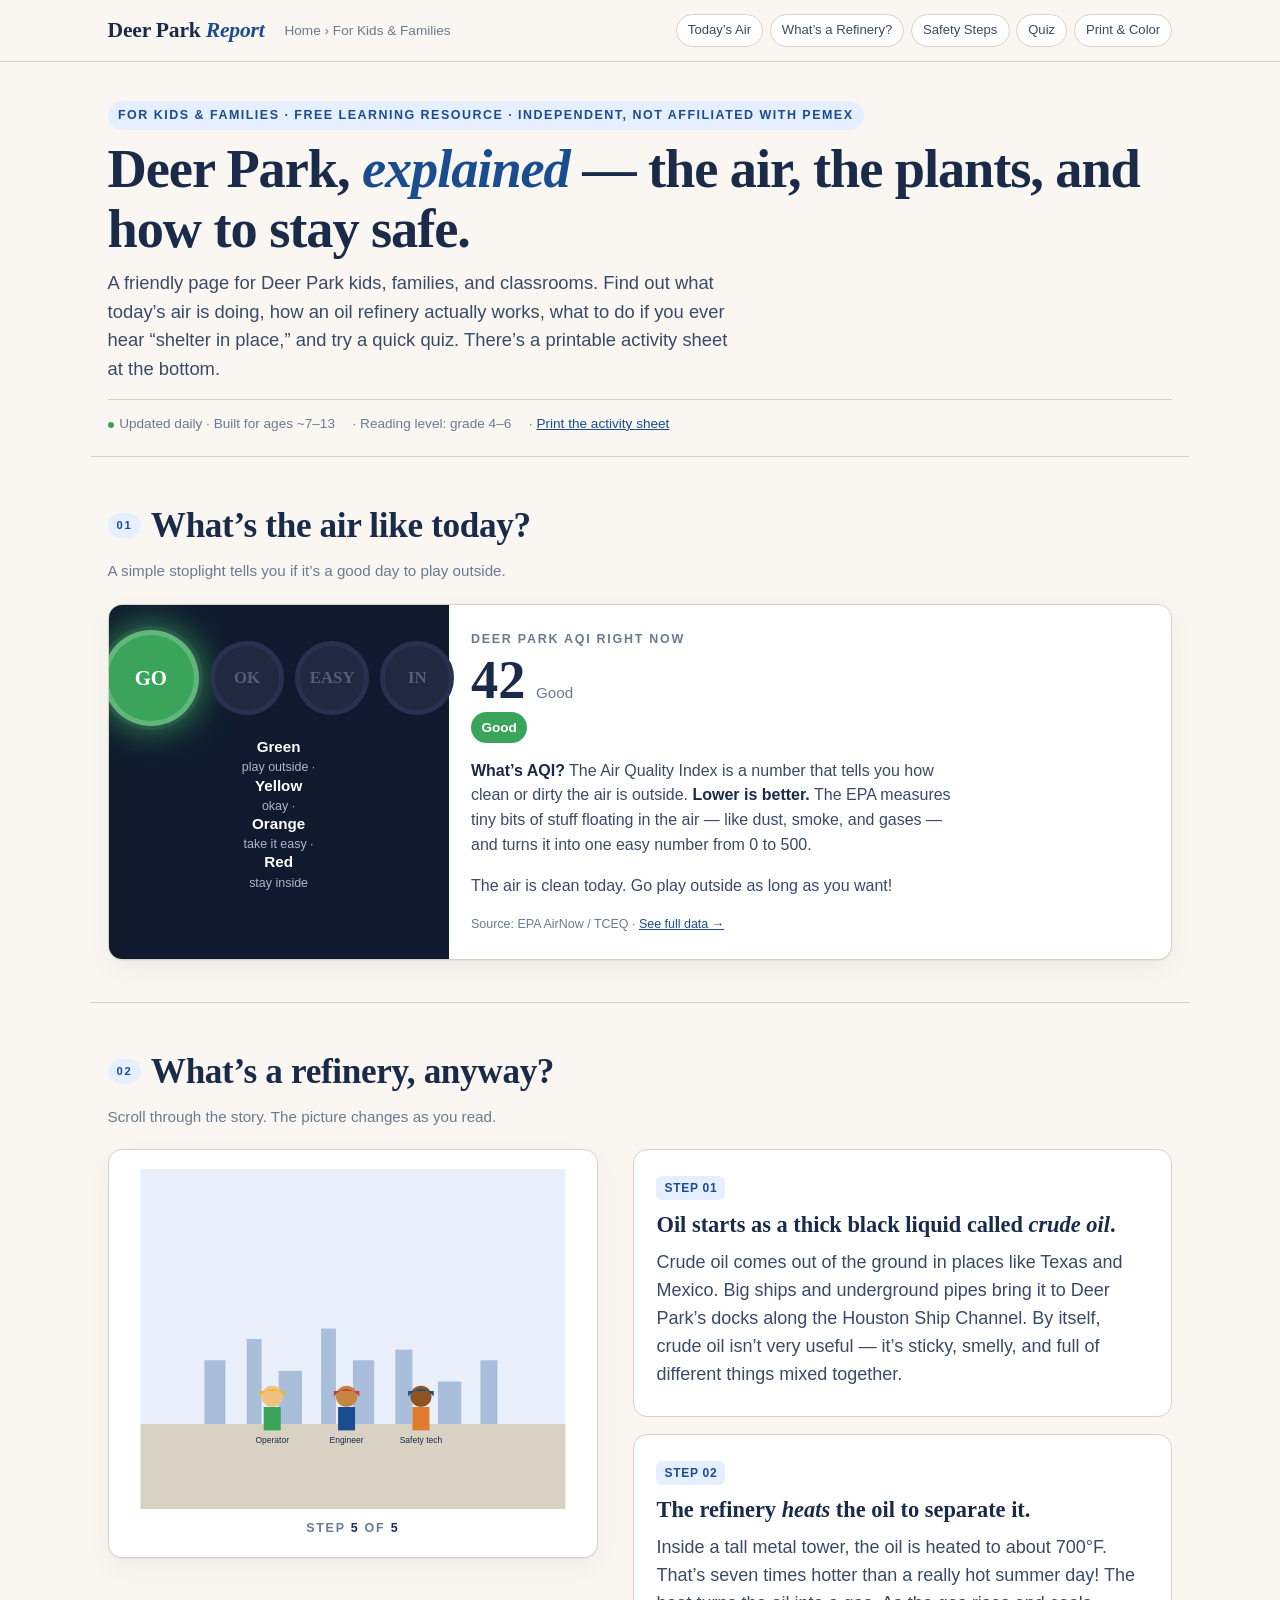
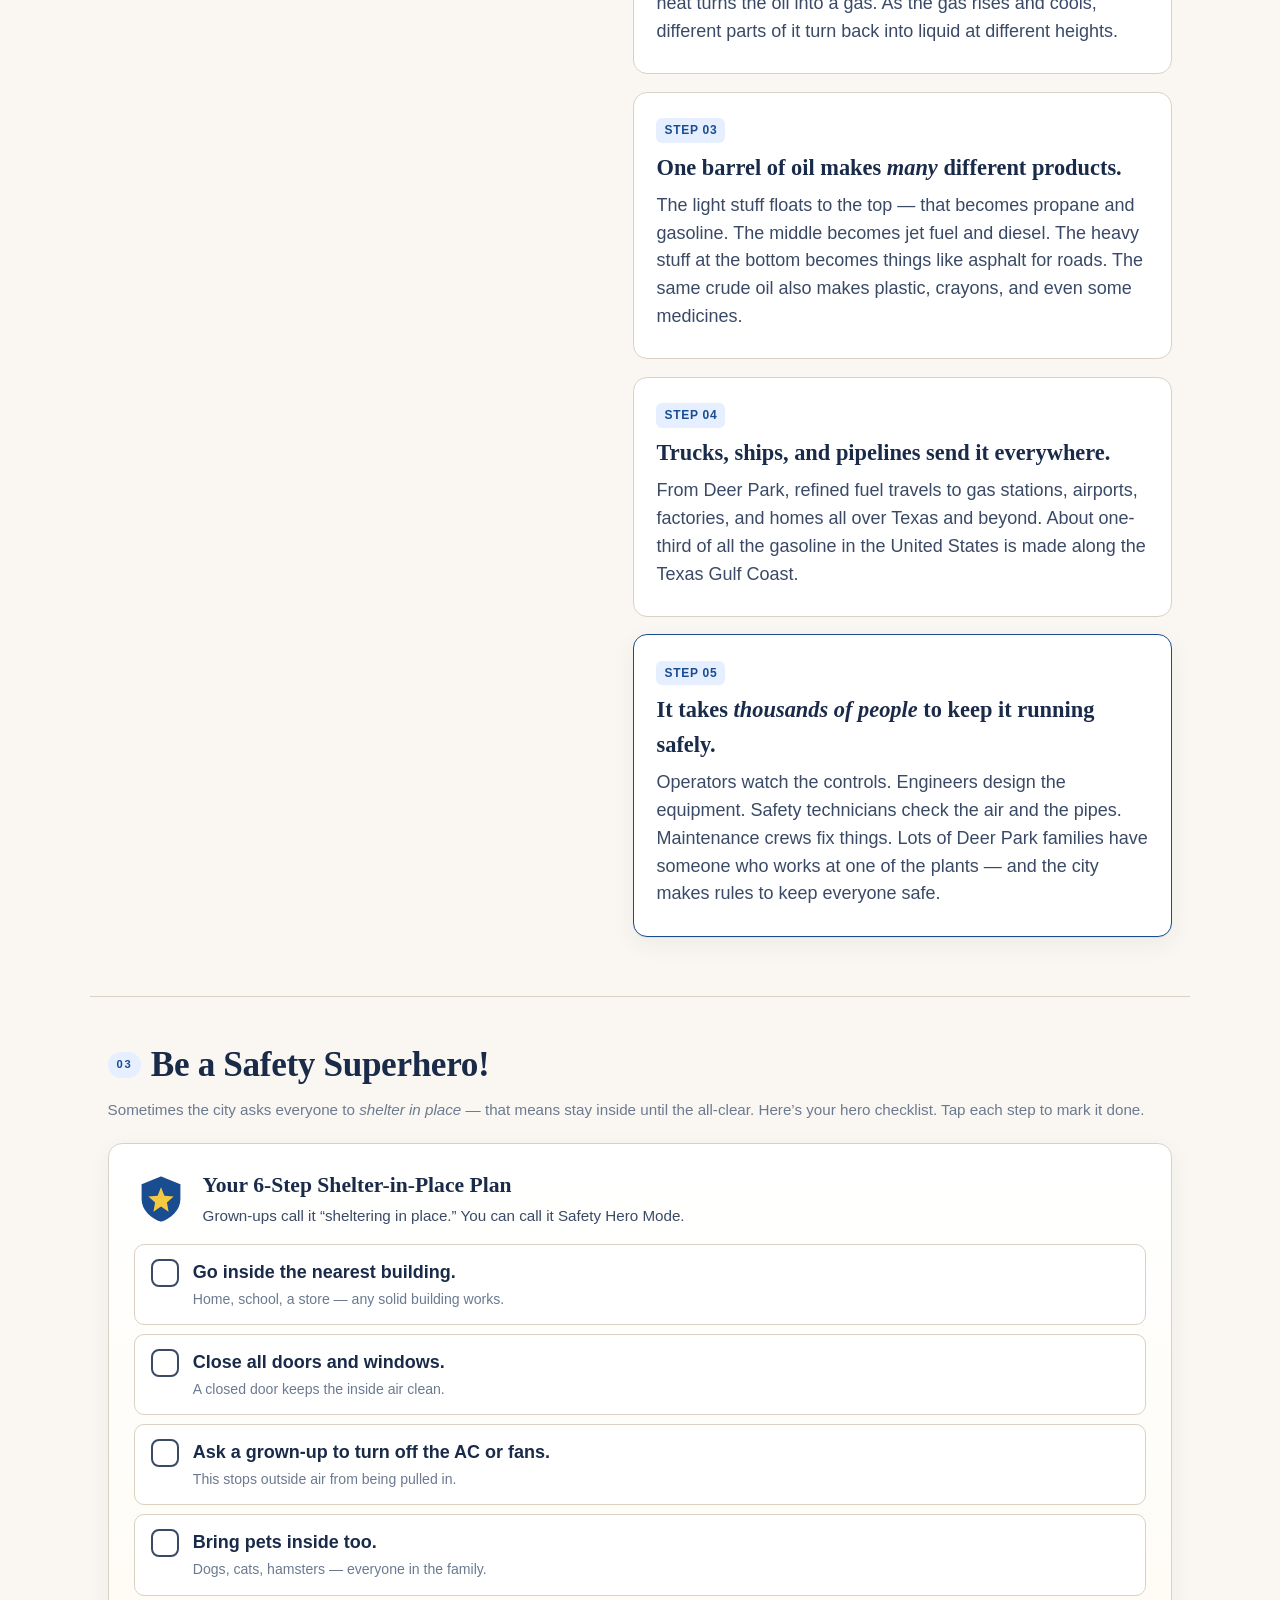
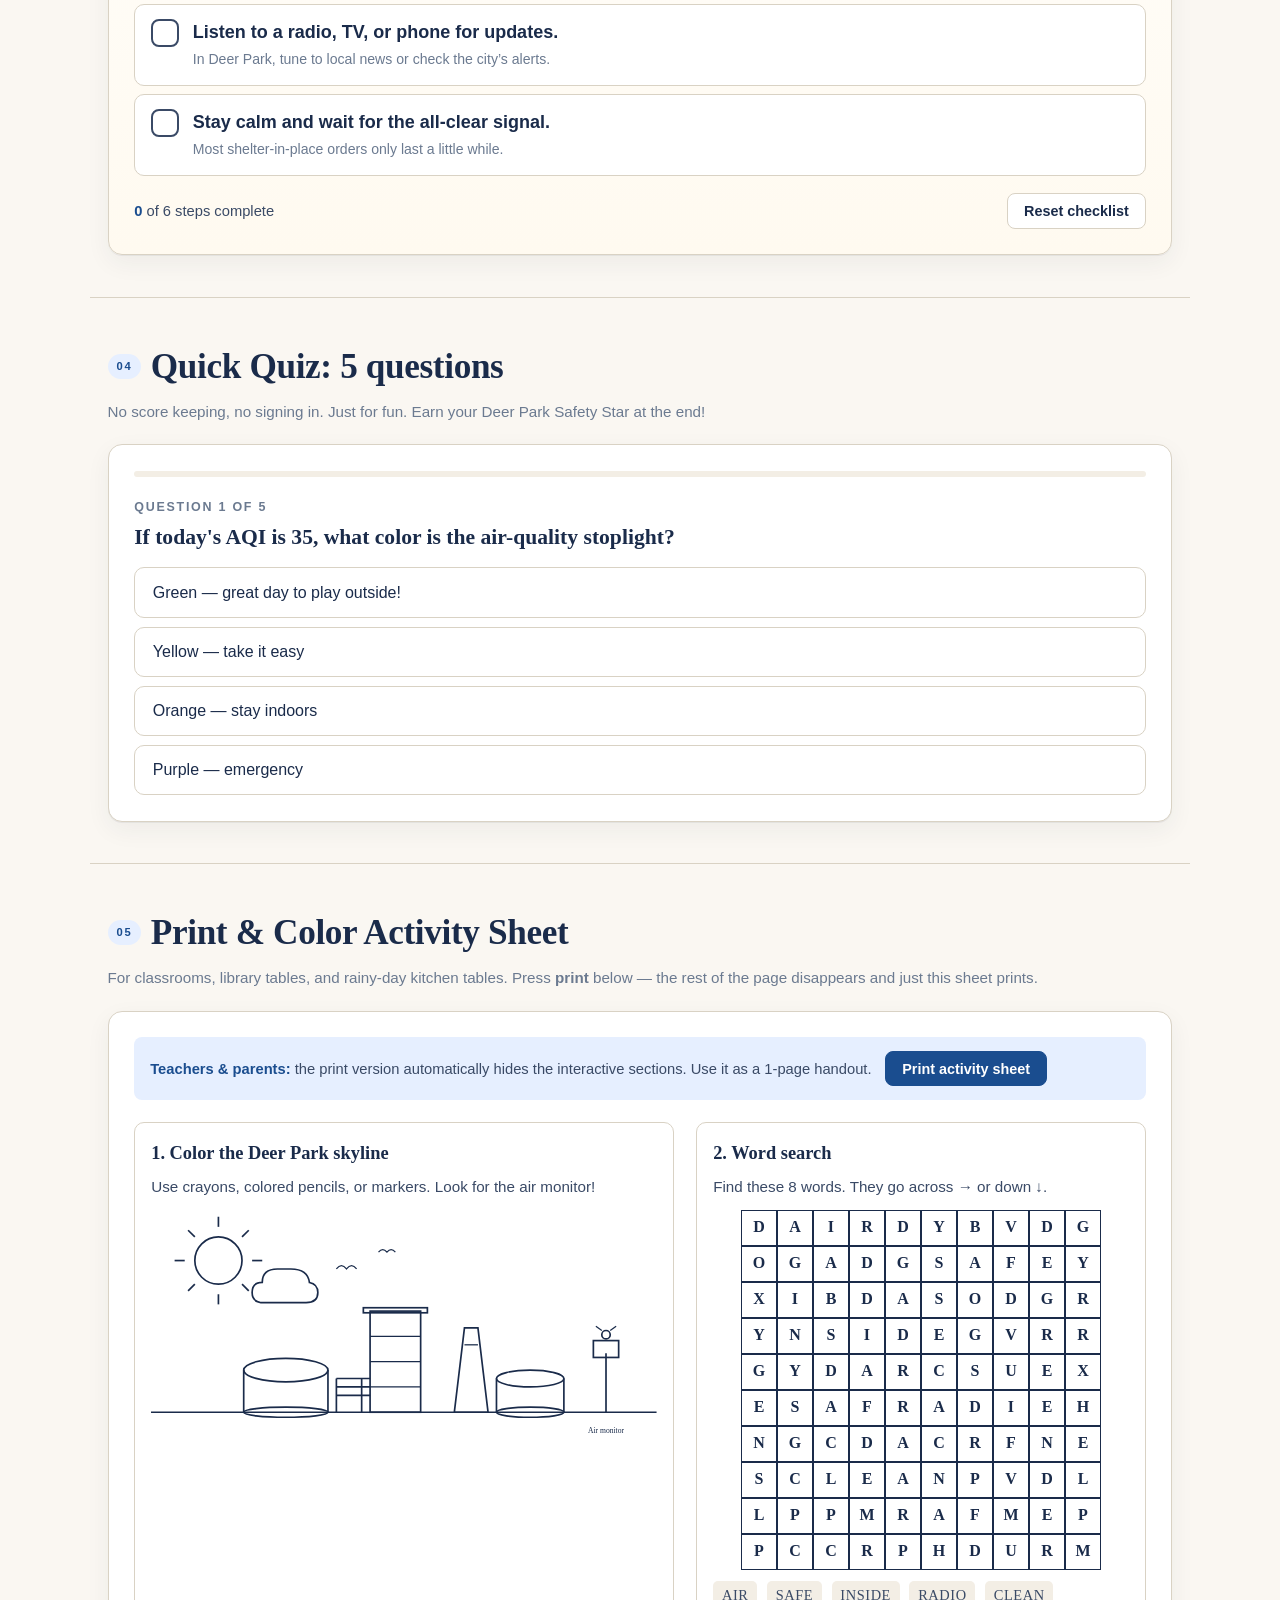
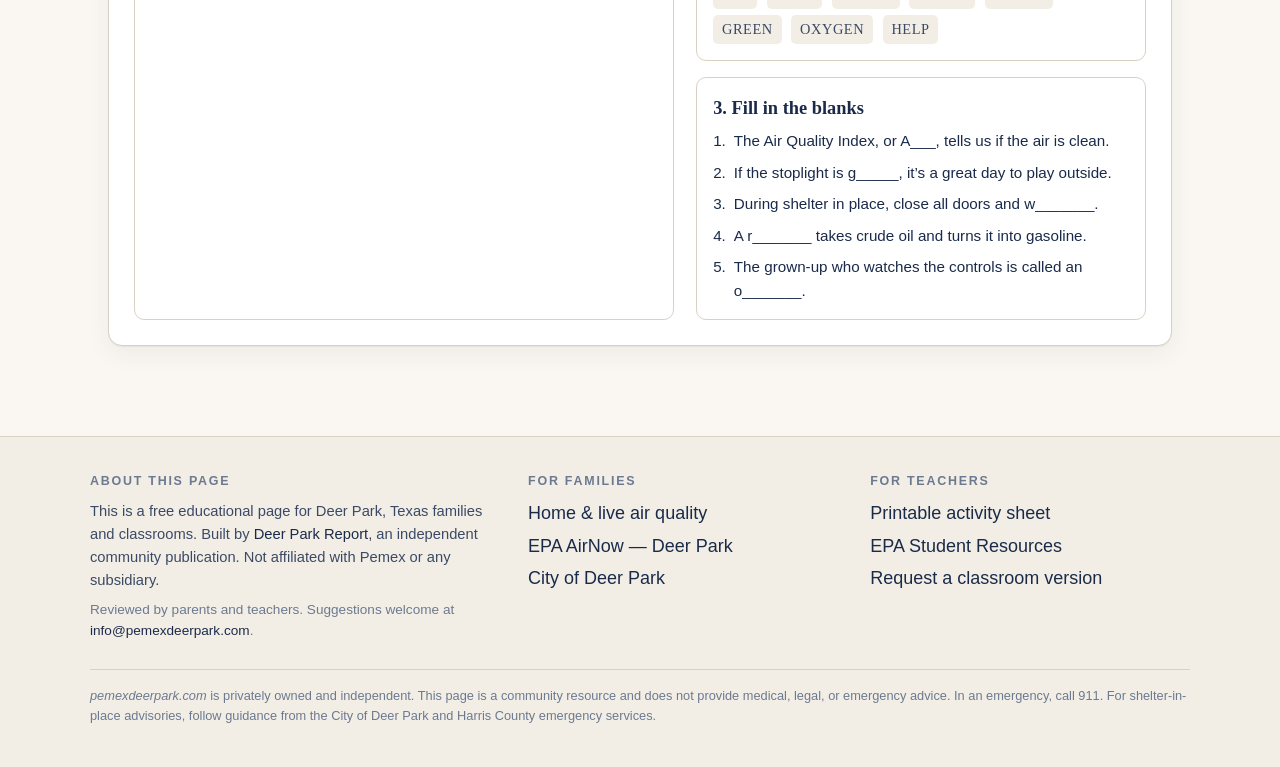
<file: kids.html>
<!doctype html>
<html lang="en">
<head>
<meta charset="utf-8">
<meta name="viewport" content="width=device-width,initial-scale=1,viewport-fit=cover">
<link rel="icon" type="image/svg+xml" href="data:image/svg+xml,%3Csvg xmlns=%27http://www.w3.org/2000/svg%27 viewBox=%270 0 64 64%27%3E%3Crect width=%2764%27 height=%2764%27 rx=%2714%27 fill=%27%23080e1a%27/%3E%3Ctext x=%2732%27 y=%2745%27 font-family=%27Georgia,serif%27 font-size=%2736%27 font-weight=%27900%27 fill=%27%23f5a800%27 text-anchor=%27middle%27%3ED%3C/text%3E%3C/svg%3E">
<meta name="theme-color" content="#1a2b4a">
<title>Deer Park for Kids — Air, Safety & How a Refinery Works | Deer Park Report</title>
<meta name="description" content="A friendly, free learning page for Deer Park, Texas kids and families. Today's air quality in plain language, what a refinery does, what to do during a shelter-in-place, a 5-question safety quiz, and a printable activity sheet.">
<meta name="author" content="Deer Park Report">
<meta name="robots" content="index, follow">
<link rel="canonical" href="https://www.pemexdeerpark.com/kids">

<!-- Open Graph / Twitter -->
<meta property="og:type" content="website">
<meta property="og:title" content="Deer Park for Kids — Air, Safety & How a Refinery Works">
<meta property="og:description" content="A free, friendly learning page for Deer Park families: today's air quality, what a refinery does, shelter-in-place steps, a quick quiz, and a printable activity sheet.">
<meta property="og:url" content="https://www.pemexdeerpark.com/kids">
<meta property="og:site_name" content="Deer Park Report">
<meta name="twitter:card" content="summary_large_image">
<meta name="twitter:title" content="Deer Park for Kids — Air, Safety & How a Refinery Works">
<meta name="twitter:description" content="A free learning page for Deer Park kids and families.">

<!-- Schema.org LearningResource -->
<script type="application/ld+json">
{
  "@context": "https://schema.org",
  "@graph": [
    {
      "@type": "LearningResource",
      "@id": "https://www.pemexdeerpark.com/kids#resource",
      "name": "Deer Park for Kids — Air Quality, Safety, and How a Refinery Works",
      "description": "A free, kid-friendly learning page covering local air quality (AQI), what a refinery does, what to do during a shelter-in-place, a short safety quiz, and a printable activity sheet for the Deer Park, Texas community.",
      "url": "https://www.pemexdeerpark.com/kids",
      "inLanguage": "en-US",
      "isAccessibleForFree": true,
      "license": "https://creativecommons.org/licenses/by-nc/4.0/",
      "learningResourceType": ["Interactive Resource", "Activity", "Quiz", "Worksheet"],
      "educationalLevel": ["Elementary School", "Middle School"],
      "audience": {
        "@type": "EducationalAudience",
        "educationalRole": ["student", "teacher", "parent"]
      },
      "typicalAgeRange": "7-13",
      "teaches": [
        "What the Air Quality Index (AQI) means",
        "How an oil refinery works",
        "Personal safety during a shelter-in-place advisory",
        "Local environmental awareness"
      ],
      "about": [
        {"@type": "Thing", "name": "Air quality"},
        {"@type": "Thing", "name": "Oil refinery"},
        {"@type": "Thing", "name": "Emergency preparedness"},
        {"@type": "Place", "name": "Deer Park, Texas"}
      ],
      "publisher": {
        "@type": "Organization",
        "name": "Deer Park Report",
        "url": "https://www.pemexdeerpark.com"
      },
      "hasPart": [
        {"@type": "WebPageElement", "name": "Today's Air — Stoplight Dashboard"},
        {"@type": "WebPageElement", "name": "What is a Refinery? — Scroll Story"},
        {"@type": "WebPageElement", "name": "Shelter-in-Place Safety Checklist"},
        {"@type": "Quiz", "name": "Air & Safety Quiz (5 questions)"},
        {"@type": "WebPageElement", "name": "Printable Activity Sheet"}
      ]
    },
    {
      "@type": "BreadcrumbList",
      "itemListElement": [
        {"@type": "ListItem", "position": 1, "name": "Home", "item": "https://www.pemexdeerpark.com/"},
        {"@type": "ListItem", "position": 2, "name": "For Kids & Families", "item": "https://www.pemexdeerpark.com/kids"}
      ]
    }
  ]
}
</script>

<style>
/* ---------- Design tokens ---------- */
:root{
  --paper:#faf7f2;
  --paper-2:#f3eee5;
  --ink:#1a2b4a;
  --ink-2:#3a4a66;
  --muted:#6b7a90;
  --rule:#d9d2c4;
  --accent:#1a4d8f;        /* civic navy-blue */
  --accent-soft:#e6efff;
  --good:#3aa55a;          /* green = play outside */
  --moderate:#e8b830;      /* yellow = ok */
  --usg:#e07a2f;           /* orange = take it easy */
  --unhealthy:#cf3a3a;     /* red = stay inside */
  --very-unhealthy:#7a3aa5;/* purple */
  --hazardous:#5a1a1a;     /* maroon */
  --shadow:0 1px 0 rgba(26,43,74,.06), 0 8px 24px rgba(26,43,74,.06);
  --radius:14px;
  --serif:"Iowan Old Style","Charter","Georgia","Times New Roman",serif;
  --sans:-apple-system,BlinkMacSystemFont,"Segoe UI","Inter","Helvetica Neue",Arial,sans-serif;
}

*{box-sizing:border-box}
html{scroll-behavior:smooth}
body{
  margin:0;
  font-family:var(--sans);
  font-size:18px;
  line-height:1.55;
  color:var(--ink);
  background:var(--paper);
  -webkit-font-smoothing:antialiased;
}
img,svg{max-width:100%;display:block}
a{color:var(--accent)}
a:focus-visible,button:focus-visible,input:focus-visible{
  outline:3px solid #ffd34d; outline-offset:2px; border-radius:4px;
}

/* ---------- Skip link ---------- */
.skip{
  position:absolute;left:-9999px;top:0;background:var(--ink);color:#fff;
  padding:.6rem 1rem;border-radius:0 0 8px 0;z-index:100;
}
.skip:focus{left:0}

/* ---------- Header (matches parent site cues) ---------- */
.site-header{
  border-bottom:1px solid var(--rule);
  background:var(--paper);
  position:sticky;top:0;z-index:30;
  backdrop-filter:saturate(140%) blur(6px);
  background:rgba(250,247,242,.92);
}
.site-header .wrap{
  max-width:1100px;margin:0 auto;padding:.85rem 1.1rem;
  display:flex;align-items:center;gap:1rem;flex-wrap:wrap;
}
.brand{
  font-family:var(--serif);font-size:1.35rem;font-weight:700;color:var(--ink);
  text-decoration:none;letter-spacing:-.01em;
}
.brand em{font-style:italic;color:var(--accent)}
.crumbs{font-size:.85rem;color:var(--muted);margin-left:.25rem}
.crumbs a{color:var(--muted);text-decoration:none}
.crumbs a:hover{color:var(--accent)}
.header-spacer{flex:1}
.nav-jump{display:flex;gap:.4rem;flex-wrap:wrap}
.nav-jump a{
  font-size:.82rem;text-decoration:none;color:var(--ink-2);
  padding:.35rem .7rem;border:1px solid var(--rule);border-radius:999px;
  background:#fff;
}
.nav-jump a:hover{border-color:var(--accent);color:var(--accent)}

/* ---------- Hero ---------- */
.hero{
  max-width:1100px;margin:0 auto;padding:2.4rem 1.1rem 1.4rem;
}
.eyebrow{
  display:inline-block;
  font-family:var(--sans);font-size:.78rem;font-weight:600;
  text-transform:uppercase;letter-spacing:.12em;
  color:var(--accent);background:var(--accent-soft);
  padding:.3rem .65rem;border-radius:999px;
}
.hero h1{
  font-family:var(--serif);font-weight:700;
  font-size:clamp(2rem,5vw,3.4rem);
  line-height:1.1;letter-spacing:-.02em;
  margin:.6rem 0 .6rem;
}
.hero h1 em{font-style:italic;color:var(--accent)}
.hero .lede{
  font-size:1.15rem;color:var(--ink-2);max-width:62ch;margin:0 0 1rem;
}
.hero .meta{
  font-size:.85rem;color:var(--muted);
  display:flex;gap:1.1rem;flex-wrap:wrap;align-items:center;
  border-top:1px solid var(--rule);padding-top:.8rem;margin-top:1rem;
}
.hero .meta .dot{width:6px;height:6px;border-radius:50%;background:var(--good);display:inline-block;margin-right:.35rem}

/* ---------- Section shell ---------- */
section.module{
  max-width:1100px;margin:0 auto;padding:2.6rem 1.1rem;
  border-top:1px solid var(--rule);
}
section.module h2{
  font-family:var(--serif);font-weight:700;
  font-size:clamp(1.6rem,3.3vw,2.2rem);
  letter-spacing:-.01em;margin:0 0 .35rem;
}
section.module h2 .num{
  display:inline-block;font-family:var(--sans);font-size:.7rem;font-weight:700;
  letter-spacing:.16em;text-transform:uppercase;color:var(--accent);
  background:var(--accent-soft);padding:.25rem .55rem;border-radius:999px;
  vertical-align:middle;margin-right:.6rem;position:relative;top:-.2rem;
}
section.module .kicker{color:var(--muted);font-size:.95rem;margin:0 0 1.3rem}

/* ---------- Module 1: AQI stoplight ---------- */
.aqi-card{
  background:#fff;border:1px solid var(--rule);border-radius:var(--radius);
  box-shadow:var(--shadow);overflow:hidden;
}
.aqi-grid{
  display:grid;grid-template-columns:1fr;gap:0;
}
@media (min-width:780px){
  .aqi-grid{grid-template-columns:minmax(260px,340px) 1fr}
}
.stoplight{
  background:#0f1a2e;
  padding:1.6rem;display:flex;flex-direction:column;align-items:center;gap:.7rem;
  color:#fff;
}
.stoplight .light{
  width:120px;height:120px;border-radius:50%;
  background:#1f2a40;border:5px solid #283250;
  position:relative;transition:all .35s ease;
  display:flex;align-items:center;justify-content:center;
  font-family:var(--serif);font-size:1.6rem;font-weight:700;color:rgba(255,255,255,.25);
}
.stoplight .light.on{
  box-shadow:0 0 0 4px rgba(255,255,255,.05), 0 0 38px var(--lc,#fff);
  background:var(--lc,#888);color:#fff;border-color:rgba(255,255,255,.2);
}
.stoplight .lights-row{display:flex;flex-direction:column;gap:.5rem;align-items:center}
@media (min-width:380px){
  .stoplight .lights-row{flex-direction:row;gap:.7rem}
  .stoplight .light{width:74px;height:74px;font-size:1.05rem}
  .stoplight .light.on{width:96px;height:96px;font-size:1.3rem}
}
.stoplight .legend{font-size:.78rem;color:#aab6cf;text-align:center;line-height:1.3}
.stoplight .legend strong{color:#fff;display:block;font-size:.95rem;margin-bottom:.15rem}
.aqi-readout{padding:1.6rem 1.4rem}
.aqi-readout .label{font-size:.78rem;text-transform:uppercase;letter-spacing:.14em;color:var(--muted);font-weight:600}
.aqi-readout .value{
  font-family:var(--serif);font-size:3.4rem;font-weight:700;line-height:1;
  margin:.2rem 0 .3rem;color:var(--ink);
}
.aqi-readout .value small{font-size:.95rem;color:var(--muted);font-weight:400;font-family:var(--sans);margin-left:.4rem}
.aqi-readout .badge{
  display:inline-block;padding:.3rem .65rem;border-radius:999px;
  background:var(--good);color:#fff;font-weight:600;font-size:.85rem;
}
.aqi-readout .why{
  margin-top:1rem;font-size:1rem;color:var(--ink-2);max-width:54ch;
}
.aqi-readout .why strong{color:var(--ink)}
.aqi-readout .source{margin-top:1rem;font-size:.78rem;color:var(--muted)}

/* ---------- Module 2: Refinery scroll explainer ---------- */
.scrolly{
  display:grid;grid-template-columns:1fr;gap:1.6rem;align-items:start;
}
@media (min-width:880px){
  .scrolly{grid-template-columns:1fr 1.1fr;gap:2.2rem}
}
.scrolly .sticky{
  position:sticky;top:80px;align-self:start;
  background:#fff;border:1px solid var(--rule);border-radius:var(--radius);
  box-shadow:var(--shadow);padding:1.2rem;
}
.scrolly .sticky svg{width:100%;height:auto;max-height:340px}
.scrolly .stage-label{
  font-size:.78rem;text-transform:uppercase;letter-spacing:.14em;
  color:var(--muted);font-weight:600;text-align:center;margin-top:.6rem;
}
.scrolly .stage-label strong{color:var(--ink)}
.scroll-step{
  background:#fff;border:1px solid var(--rule);border-radius:var(--radius);
  padding:1.4rem 1.4rem;margin-bottom:1.1rem;
  transition:border-color .25s ease, box-shadow .25s ease;
}
.scroll-step.active{border-color:var(--accent);box-shadow:var(--shadow)}
.scroll-step h3{
  font-family:var(--serif);font-size:1.4rem;font-weight:700;margin:0 0 .4rem;
}
.scroll-step .num{
  display:inline-block;font-family:var(--sans);font-size:.75rem;font-weight:700;
  color:var(--accent);background:var(--accent-soft);
  padding:.18rem .5rem;border-radius:6px;margin-bottom:.5rem;letter-spacing:.06em;
}
.scroll-step p{margin:.3rem 0;color:var(--ink-2)}

/* SVG morph stages */
.refsvg .stage{opacity:0;transition:opacity .5s ease}
.refsvg .stage.show{opacity:1}
.refsvg .pulse{animation:pulse 2.2s ease-in-out infinite}
@keyframes pulse{0%,100%{opacity:.6}50%{opacity:1}}

/* ---------- Module 3: Safety checklist ---------- */
.shero-card{
  background:linear-gradient(180deg,#fff 0%,#fffaf0 100%);
  border:1px solid var(--rule);border-radius:var(--radius);
  box-shadow:var(--shadow);padding:1.6rem;
}
.shero-head{display:flex;align-items:center;gap:.9rem;margin-bottom:1rem;flex-wrap:wrap}
.shero-head svg{width:54px;height:54px;flex:none}
.shero-head h3{font-family:var(--serif);font-size:1.35rem;margin:0}
.shero-head p{margin:.1rem 0 0;color:var(--ink-2);font-size:.95rem}
.checklist{list-style:none;padding:0;margin:0;display:grid;gap:.55rem}
.checklist li{
  display:flex;align-items:flex-start;gap:.85rem;
  background:#fff;border:1px solid var(--rule);border-radius:10px;
  padding:.85rem 1rem;cursor:pointer;
  transition:background .2s, border-color .2s;
}
.checklist li:hover{border-color:var(--accent)}
.checklist .box{
  width:28px;height:28px;border-radius:8px;border:2px solid var(--ink-2);
  flex:none;display:flex;align-items:center;justify-content:center;
  background:#fff;transition:all .2s;
}
.checklist .box svg{width:18px;height:18px;opacity:0;transform:scale(.6);transition:all .2s}
.checklist li.done{background:#eef7ec;border-color:var(--good)}
.checklist li.done .box{background:var(--good);border-color:var(--good)}
.checklist li.done .box svg{opacity:1;transform:scale(1)}
.checklist li.done .text{color:var(--ink-2);text-decoration:line-through;text-decoration-color:rgba(58,165,90,.7);text-decoration-thickness:2px}
.checklist .text{font-weight:600}
.checklist .hint{display:block;font-weight:400;color:var(--muted);font-size:.88rem;margin-top:.15rem}
.shero-actions{
  display:flex;justify-content:space-between;align-items:center;
  margin-top:1.1rem;flex-wrap:wrap;gap:.8rem;
}
.progress-text{font-size:.92rem;color:var(--ink-2)}
.progress-text strong{color:var(--accent)}
.btn{
  font-family:var(--sans);font-size:.9rem;font-weight:600;
  padding:.55rem 1rem;border-radius:8px;border:1px solid var(--rule);
  background:#fff;color:var(--ink);cursor:pointer;
}
.btn:hover{border-color:var(--accent);color:var(--accent)}
.btn-primary{background:var(--accent);color:#fff;border-color:var(--accent)}
.btn-primary:hover{background:#143d70;color:#fff}

/* ---------- Module 4: Quiz ---------- */
.quiz-card{
  background:#fff;border:1px solid var(--rule);border-radius:var(--radius);
  box-shadow:var(--shadow);padding:1.6rem;
}
.quiz-progress{
  height:6px;background:var(--paper-2);border-radius:99px;overflow:hidden;
  margin-bottom:1.3rem;
}
.quiz-progress .bar{height:100%;background:var(--accent);width:0%;transition:width .35s}
.quiz-step{display:none}
.quiz-step.active{display:block}
.quiz-q{font-family:var(--serif);font-size:1.35rem;line-height:1.3;margin:0 0 1rem}
.quiz-num{font-size:.78rem;text-transform:uppercase;letter-spacing:.14em;color:var(--muted);font-weight:600;margin-bottom:.4rem}
.quiz-options{display:grid;gap:.55rem}
.quiz-option{
  text-align:left;background:#fff;border:1.5px solid var(--rule);border-radius:10px;
  padding:.95rem 1.1rem;font-size:1rem;color:var(--ink);cursor:pointer;
  transition:all .15s;font-family:var(--sans);
}
.quiz-option:hover:not(:disabled){border-color:var(--accent);background:var(--accent-soft)}
.quiz-option.correct{border-color:var(--good);background:#eef7ec;color:#1f5c30}
.quiz-option.wrong{border-color:var(--unhealthy);background:#fbeded;color:#7a2020}
.quiz-explain{
  margin-top:1rem;padding:.85rem 1rem;background:var(--paper-2);
  border-left:3px solid var(--accent);border-radius:6px;font-size:.95rem;color:var(--ink-2);
  display:none;
}
.quiz-explain.show{display:block}
.quiz-next{margin-top:1rem;display:none}
.quiz-next.show{display:inline-block}
.quiz-result{text-align:center;padding:1rem 0}
.quiz-result svg.badge{width:170px;height:170px;margin:0 auto .8rem}
.quiz-result h3{font-family:var(--serif);font-size:1.8rem;margin:.3rem 0}
.quiz-result .score{font-size:1.05rem;color:var(--ink-2);margin:0 0 1rem}
.quiz-result .restart{margin-top:.7rem}

/* ---------- Module 5: Printable activity sheet ---------- */
.activity-card{
  background:#fff;border:1px solid var(--rule);border-radius:var(--radius);
  box-shadow:var(--shadow);padding:1.6rem;
}
.activity-tip{
  background:var(--accent-soft);border-radius:8px;padding:.85rem 1rem;
  font-size:.92rem;color:var(--ink-2);margin-bottom:1.4rem;
}
.activity-tip strong{color:var(--accent)}
.activity-grid{display:grid;gap:1.4rem}
@media (min-width:780px){.activity-grid{grid-template-columns:1.2fr 1fr}}
.activity-block{
  border:1px solid var(--rule);border-radius:10px;padding:1rem;
}
.activity-block h3{
  font-family:var(--serif);font-size:1.15rem;margin:0 0 .45rem;
}
.activity-block p{margin:0 0 .7rem;color:var(--ink-2);font-size:.95rem}
.coloring svg{width:100%;max-width:520px;margin:0 auto;display:block}
.wordsearch{
  display:grid;grid-template-columns:repeat(10,1fr);
  gap:2px;font-family:var(--serif);font-weight:600;font-size:1rem;
  border:1.5px solid var(--ink);background:var(--ink);
  max-width:360px;margin:0 auto;
}
.wordsearch span{
  background:#fff;aspect-ratio:1;display:flex;align-items:center;justify-content:center;
  text-transform:uppercase;color:var(--ink);
}
.wordlist{
  display:flex;flex-wrap:wrap;gap:.4rem .6rem;margin-top:.7rem;
  font-size:.9rem;color:var(--ink-2);
}
.wordlist span{
  background:var(--paper-2);padding:.18rem .55rem;border-radius:5px;
  font-family:var(--serif);text-transform:uppercase;letter-spacing:.04em;
}
.fillin{display:grid;gap:.5rem;margin-top:.4rem}
.fillin .row{display:flex;gap:.5rem;align-items:baseline;font-size:.95rem}
.fillin .blank{flex:1;border-bottom:1.5px solid var(--ink);min-width:80px;height:1.2rem}

/* ---------- Footer ---------- */
.site-footer{
  border-top:1px solid var(--rule);background:var(--paper-2);
  margin-top:3rem;padding:2.2rem 1.1rem 2.6rem;
}
.site-footer .wrap{max-width:1100px;margin:0 auto;display:grid;gap:1.4rem}
@media (min-width:780px){.site-footer .wrap{grid-template-columns:1.3fr 1fr 1fr}}
.site-footer h4{
  font-family:var(--sans);font-size:.78rem;text-transform:uppercase;letter-spacing:.14em;
  color:var(--muted);margin:0 0 .55rem;
}
.site-footer p{margin:0 0 .5rem;color:var(--ink-2);font-size:.92rem}
.site-footer ul{list-style:none;padding:0;margin:0;display:grid;gap:.3rem}
.site-footer a{color:var(--ink);text-decoration:none;border-bottom:1px solid transparent}
.site-footer a:hover{border-color:var(--accent);color:var(--accent)}
.site-footer .fineprint{font-size:.8rem;color:var(--muted);margin-top:1.2rem;border-top:1px solid var(--rule);padding-top:1rem;max-width:1100px;margin-left:auto;margin-right:auto}
.site-footer .fineprint em{font-style:italic}

/* ---------- Print styles: hide interactive, show activity sheet ---------- */
@media print{
  @page{size:letter;margin:.6in}
  html,body{background:#fff;color:#000;font-size:11pt}
  .site-header,.hero .meta,.nav-jump,.crumbs,
  #aqi-module,#refinery-module,#shelter-module,#quiz-module,
  .site-footer .links-col,.activity-tip,.btn{display:none !important}
  .hero{padding:0 0 .4in}
  .hero h1{font-size:22pt}
  .hero .lede{font-size:11pt}
  .eyebrow{display:none}
  section.module{border-top:none;padding:0;page-break-inside:avoid}
  .activity-card{box-shadow:none;border:none;padding:0}
  .activity-block{border:1.5px solid #000;page-break-inside:avoid}
  .wordsearch{border-color:#000;background:#000}
  .coloring svg *{stroke:#000 !important;fill:none !important}
  .coloring svg .fill-allowed{fill:#fff !important;stroke:#000 !important}
  .print-only{display:block !important}
  .site-footer{background:#fff;border-top:1px solid #000;margin-top:.4in;padding:.3in 0 0}
  .site-footer .fineprint{color:#000}
}
.print-only{display:none}

/* ---------- Reduced motion ---------- */
@media (prefers-reduced-motion: reduce){
  *,*::before,*::after{animation:none !important;transition:none !important;scroll-behavior:auto !important}
}
</style>
</head>
<body>

<a class="skip" href="#main">Skip to main content</a>

<header class="site-header" role="banner">
  <div class="wrap">
    <a class="brand" href="/">Deer Park <em>Report</em></a>
    <span class="crumbs"><a href="/">Home</a> &rsaquo; For Kids &amp; Families</span>
    <span class="header-spacer"></span>
    <nav class="nav-jump" aria-label="Jump to section">
      <a href="#aqi-module">Today&rsquo;s Air</a>
      <a href="#refinery-module">What&rsquo;s a Refinery?</a>
      <a href="#shelter-module">Safety Steps</a>
      <a href="#quiz-module">Quiz</a>
      <a href="#activity-module">Print &amp; Color</a>
    </nav>
  </div>
</header>

<main id="main">

<!-- ============== HERO ============== -->
<section class="hero" aria-labelledby="hero-h1">
  <span class="eyebrow">For Kids &amp; Families · Free Learning Resource · Independent, Not Affiliated with Pemex</span>
  <h1 id="hero-h1">Deer Park, <em>explained</em> &mdash; the air, the plants, and how to stay safe.</h1>
  <p class="lede">A friendly page for Deer Park kids, families, and classrooms. Find out what today&rsquo;s air is doing, how an oil refinery actually works, what to do if you ever hear &ldquo;shelter in place,&rdquo; and try a quick quiz. There&rsquo;s a printable activity sheet at the bottom.</p>
  <div class="meta">
    <span><span class="dot"></span>Updated daily &middot; Built for ages ~7&ndash;13</span>
    <span>&middot; Reading level: grade 4&ndash;6</span>
    <span>&middot; <a href="#activity-module">Print the activity sheet</a></span>
  </div>
</section>

<!-- ============== MODULE 1: AQI STOPLIGHT ============== -->
<section id="aqi-module" class="module" aria-labelledby="aqi-h2">
  <h2 id="aqi-h2"><span class="num">01</span>What&rsquo;s the air like today?</h2>
  <p class="kicker">A simple stoplight tells you if it&rsquo;s a good day to play outside.</p>

  <div class="aqi-card">
    <div class="aqi-grid">
      <div class="stoplight" aria-hidden="true">
        <div class="lights-row" id="stoplight-row">
          <div class="light" data-band="good"      style="--lc:#3aa55a">GO</div>
          <div class="light" data-band="moderate"  style="--lc:#e8b830">OK</div>
          <div class="light" data-band="usg"       style="--lc:#e07a2f">EASY</div>
          <div class="light" data-band="unhealthy" style="--lc:#cf3a3a">IN</div>
        </div>
        <div class="legend">
          <strong>Green</strong>play outside &middot; <strong>Yellow</strong>okay &middot; <strong>Orange</strong>take it easy &middot; <strong>Red</strong>stay inside
        </div>
      </div>

      <div class="aqi-readout">
        <div class="label">Deer Park AQI right now</div>
        <div class="value" data-aqi-value>—<small data-aqi-band>checking…</small></div>
        <span class="badge" data-aqi-badge>Loading</span>
        <p class="why">
          <strong>What&rsquo;s AQI?</strong> The Air Quality Index is a number that tells you how clean or dirty the air is outside. <strong>Lower is better.</strong> The EPA measures tiny bits of stuff floating in the air &mdash; like dust, smoke, and gases &mdash; and turns it into one easy number from 0 to 500.
        </p>
        <p class="why" data-aqi-message>When the number is low, the air is clean and you can play outside as long as you want. When the number gets higher, kids, older folks, and people with asthma should slow down or stay indoors.</p>
        <div class="source">Source: EPA AirNow / TCEQ &middot; <a href="https://www.airnow.gov/?city=Deer%20Park&amp;state=TX&amp;country=USA" rel="noopener">See full data &rarr;</a></div>
      </div>
    </div>
  </div>
</section>

<!-- ============== MODULE 2: REFINERY EXPLAINER ============== -->
<section id="refinery-module" class="module" aria-labelledby="ref-h2">
  <h2 id="ref-h2"><span class="num">02</span>What&rsquo;s a refinery, anyway?</h2>
  <p class="kicker">Scroll through the story. The picture changes as you read.</p>

  <div class="scrolly">
    <!-- Sticky illustration -->
    <div class="sticky" aria-hidden="true">
      <svg class="refsvg" viewBox="0 0 400 320" xmlns="http://www.w3.org/2000/svg" role="img" aria-label="Illustration of an oil refinery and its parts">
        <title>Refinery diagram</title>
        <!-- sky -->
        <rect x="0" y="0" width="400" height="240" fill="#e9f0fb"/>
        <!-- ground -->
        <rect x="0" y="240" width="400" height="80" fill="#d9d2c4"/>

        <!-- STAGE 1: oil arrives by ship/pipeline -->
        <g class="stage" data-stage="1">
          <!-- water -->
          <rect x="0" y="240" width="400" height="20" fill="#7fb0d6"/>
          <!-- ship -->
          <g transform="translate(40,210)">
            <rect x="0" y="14" width="120" height="22" fill="#1a4d8f"/>
            <polygon points="120,14 150,14 140,36 120,36" fill="#1a4d8f"/>
            <rect x="20" y="0" width="60" height="14" fill="#fff" stroke="#1a4d8f" stroke-width="2"/>
            <circle cx="50" cy="42" r="4" fill="#fff"/>
            <text x="60" y="11" font-size="8" font-family="sans-serif" fill="#1a4d8f" text-anchor="middle">CRUDE OIL</text>
          </g>
          <!-- arrow into facility -->
          <path d="M180 232 L260 232" stroke="#1a4d8f" stroke-width="4" fill="none" stroke-linecap="round"/>
          <polygon points="260,232 250,226 250,238" fill="#1a4d8f"/>
          <!-- tank -->
          <ellipse cx="320" cy="232" rx="38" ry="10" fill="#bcc5d4"/>
          <rect x="282" y="200" width="76" height="32" fill="#cfd6e2"/>
          <ellipse cx="320" cy="200" rx="38" ry="8" fill="#e6ebf3"/>
        </g>

        <!-- STAGE 2: heat in the distillation tower -->
        <g class="stage" data-stage="2">
          <!-- tower -->
          <rect x="170" y="100" width="60" height="140" fill="#cfd6e2" stroke="#1a4d8f" stroke-width="2"/>
          <rect x="160" y="96" width="80" height="10" fill="#1a4d8f"/>
          <!-- internal trays -->
          <line x1="170" y1="130" x2="230" y2="130" stroke="#8a96ad" stroke-width="1.5"/>
          <line x1="170" y1="160" x2="230" y2="160" stroke="#8a96ad" stroke-width="1.5"/>
          <line x1="170" y1="190" x2="230" y2="190" stroke="#8a96ad" stroke-width="1.5"/>
          <line x1="170" y1="220" x2="230" y2="220" stroke="#8a96ad" stroke-width="1.5"/>
          <!-- flame at base -->
          <g class="pulse">
            <path d="M195 240 Q200 220 205 240 Q210 222 215 240 Z" fill="#e07a2f"/>
            <path d="M198 240 Q200 228 202 240 Q206 230 210 240 Z" fill="#f5c842"/>
          </g>
          <!-- temperature label -->
          <text x="200" y="92" font-size="10" font-family="sans-serif" fill="#1a4d8f" text-anchor="middle" font-weight="700">700&deg;F &mdash; very hot!</text>
        </g>

        <!-- STAGE 3: separates into products -->
        <g class="stage" data-stage="3">
          <rect x="170" y="100" width="60" height="140" fill="#cfd6e2" stroke="#1a4d8f" stroke-width="2"/>
          <!-- pipes coming out -->
          <line x1="230" y1="120" x2="290" y2="120" stroke="#1a4d8f" stroke-width="3"/>
          <line x1="230" y1="150" x2="290" y2="150" stroke="#1a4d8f" stroke-width="3"/>
          <line x1="230" y1="180" x2="290" y2="180" stroke="#1a4d8f" stroke-width="3"/>
          <line x1="230" y1="210" x2="290" y2="210" stroke="#1a4d8f" stroke-width="3"/>
          <!-- product labels -->
          <circle cx="305" cy="120" r="8" fill="#5fb87a"/><text x="320" y="124" font-size="10" font-family="sans-serif" fill="#1a2b4a">Propane</text>
          <circle cx="305" cy="150" r="8" fill="#e8b830"/><text x="320" y="154" font-size="10" font-family="sans-serif" fill="#1a2b4a">Gasoline</text>
          <circle cx="305" cy="180" r="8" fill="#e07a2f"/><text x="320" y="184" font-size="10" font-family="sans-serif" fill="#1a2b4a">Jet fuel</text>
          <circle cx="305" cy="210" r="8" fill="#5a3a1a"/><text x="320" y="214" font-size="10" font-family="sans-serif" fill="#1a2b4a">Asphalt</text>
        </g>

        <!-- STAGE 4: products go out into the world -->
        <g class="stage" data-stage="4">
          <!-- gas pump -->
          <g transform="translate(40,180)">
            <rect x="0" y="0" width="34" height="60" fill="#cf3a3a"/>
            <rect x="6" y="8" width="22" height="14" fill="#fff"/>
            <rect x="14" y="60" width="6" height="6" fill="#444"/>
            <text x="17" y="78" font-size="8" font-family="sans-serif" text-anchor="middle" fill="#1a2b4a">Gas pump</text>
          </g>
          <!-- plane -->
          <g transform="translate(140,150)">
            <path d="M0 10 L40 10 L48 5 L52 10 L70 10 L70 14 L52 14 L48 19 L40 14 L0 14 Z" fill="#1a4d8f"/>
            <path d="M20 14 L26 24 L30 24 L26 14 Z" fill="#1a4d8f"/>
            <text x="35" y="38" font-size="8" font-family="sans-serif" text-anchor="middle" fill="#1a2b4a">Jet fuel</text>
          </g>
          <!-- house -->
          <g transform="translate(240,180)">
            <polygon points="0,20 30,0 60,20" fill="#e07a2f"/>
            <rect x="5" y="20" width="50" height="30" fill="#f5c842"/>
            <rect x="22" y="30" width="14" height="20" fill="#5a3a1a"/>
            <text x="30" y="62" font-size="8" font-family="sans-serif" text-anchor="middle" fill="#1a2b4a">Heat &amp; plastics</text>
          </g>
          <!-- road -->
          <rect x="0" y="260" width="400" height="14" fill="#3a4a66"/>
          <line x1="0" y1="267" x2="60" y2="267" stroke="#fff" stroke-width="2" stroke-dasharray="10 12"/>
          <line x1="80" y1="267" x2="200" y2="267" stroke="#fff" stroke-width="2" stroke-dasharray="10 12"/>
          <line x1="220" y1="267" x2="400" y2="267" stroke="#fff" stroke-width="2" stroke-dasharray="10 12"/>
        </g>

        <!-- STAGE 5: the people who run it -->
        <g class="stage" data-stage="5">
          <!-- skyline shadow -->
          <g opacity=".3">
            <rect x="60" y="180" width="20" height="60" fill="#1a4d8f"/>
            <rect x="100" y="160" width="14" height="80" fill="#1a4d8f"/>
            <rect x="130" y="190" width="22" height="50" fill="#1a4d8f"/>
            <rect x="170" y="150" width="14" height="90" fill="#1a4d8f"/>
            <rect x="200" y="180" width="20" height="60" fill="#1a4d8f"/>
            <rect x="240" y="170" width="16" height="70" fill="#1a4d8f"/>
            <rect x="280" y="200" width="22" height="40" fill="#1a4d8f"/>
            <rect x="320" y="180" width="16" height="60" fill="#1a4d8f"/>
          </g>
          <!-- worker 1 -->
          <g transform="translate(110,200)">
            <circle cx="14" cy="14" r="10" fill="#f1c27d"/>
            <path d="M2 14 Q14 0 26 14 L26 9 L2 9 Z" fill="#e8b830"/>
            <rect x="6" y="24" width="16" height="22" fill="#3aa55a"/>
            <text x="14" y="58" font-size="8" font-family="sans-serif" text-anchor="middle" fill="#1a2b4a">Operator</text>
          </g>
          <!-- worker 2 -->
          <g transform="translate(180,200)">
            <circle cx="14" cy="14" r="10" fill="#c68642"/>
            <path d="M2 14 Q14 0 26 14 L26 9 L2 9 Z" fill="#cf3a3a"/>
            <rect x="6" y="24" width="16" height="22" fill="#1a4d8f"/>
            <text x="14" y="58" font-size="8" font-family="sans-serif" text-anchor="middle" fill="#1a2b4a">Engineer</text>
          </g>
          <!-- worker 3 -->
          <g transform="translate(250,200)">
            <circle cx="14" cy="14" r="10" fill="#8d5524"/>
            <path d="M2 14 Q14 0 26 14 L26 9 L2 9 Z" fill="#1a4d8f"/>
            <rect x="6" y="24" width="16" height="22" fill="#e07a2f"/>
            <text x="14" y="58" font-size="8" font-family="sans-serif" text-anchor="middle" fill="#1a2b4a">Safety tech</text>
          </g>
        </g>
      </svg>
      <div class="stage-label">Step <strong id="stage-current">1</strong> of <strong>5</strong></div>
    </div>

    <!-- Steps -->
    <div class="steps" id="scroll-steps">
      <article class="scroll-step" data-step="1">
        <span class="num">STEP 01</span>
        <h3>Oil starts as a thick black liquid called <em>crude oil</em>.</h3>
        <p>Crude oil comes out of the ground in places like Texas and Mexico. Big ships and underground pipes bring it to Deer Park&rsquo;s docks along the Houston Ship Channel. By itself, crude oil isn&rsquo;t very useful &mdash; it&rsquo;s sticky, smelly, and full of different things mixed together.</p>
      </article>
      <article class="scroll-step" data-step="2">
        <span class="num">STEP 02</span>
        <h3>The refinery <em>heats</em> the oil to separate it.</h3>
        <p>Inside a tall metal tower, the oil is heated to about 700&deg;F. That&rsquo;s seven times hotter than a really hot summer day! The heat turns the oil into a gas. As the gas rises and cools, different parts of it turn back into liquid at different heights.</p>
      </article>
      <article class="scroll-step" data-step="3">
        <span class="num">STEP 03</span>
        <h3>One barrel of oil makes <em>many</em> different products.</h3>
        <p>The light stuff floats to the top &mdash; that becomes propane and gasoline. The middle becomes jet fuel and diesel. The heavy stuff at the bottom becomes things like asphalt for roads. The same crude oil also makes plastic, crayons, and even some medicines.</p>
      </article>
      <article class="scroll-step" data-step="4">
        <span class="num">STEP 04</span>
        <h3>Trucks, ships, and pipelines send it everywhere.</h3>
        <p>From Deer Park, refined fuel travels to gas stations, airports, factories, and homes all over Texas and beyond. About one-third of all the gasoline in the United States is made along the Texas Gulf Coast.</p>
      </article>
      <article class="scroll-step" data-step="5">
        <span class="num">STEP 05</span>
        <h3>It takes <em>thousands of people</em> to keep it running safely.</h3>
        <p>Operators watch the controls. Engineers design the equipment. Safety technicians check the air and the pipes. Maintenance crews fix things. Lots of Deer Park families have someone who works at one of the plants &mdash; and the city makes rules to keep everyone safe.</p>
      </article>
    </div>
  </div>
</section>

<!-- ============== MODULE 3: SHELTER-IN-PLACE CHECKLIST ============== -->
<section id="shelter-module" class="module" aria-labelledby="shelter-h2">
  <h2 id="shelter-h2"><span class="num">03</span>Be a Safety Superhero!</h2>
  <p class="kicker">Sometimes the city asks everyone to <em>shelter in place</em> &mdash; that means stay inside until the all-clear. Here&rsquo;s your hero checklist. Tap each step to mark it done.</p>

  <div class="shero-card">
    <div class="shero-head">
      <svg viewBox="0 0 64 64" role="img" aria-label="Safety shield with star"><title>Safety shield</title><path d="M32 4 L56 14 L56 32 C56 46 44 56 32 60 C20 56 8 46 8 32 L8 14 Z" fill="#1a4d8f" stroke="#fff" stroke-width="2"/><polygon points="32,18 36,28 47,29 39,36 41,47 32,41 23,47 25,36 17,29 28,28" fill="#f5c842"/></svg>
      <div>
        <h3>Your 6-Step Shelter-in-Place Plan</h3>
        <p>Grown-ups call it &ldquo;sheltering in place.&rdquo; You can call it Safety Hero Mode.</p>
      </div>
    </div>

    <ul class="checklist" id="checklist" role="list">
      <li tabindex="0" role="checkbox" aria-checked="false">
        <span class="box" aria-hidden="true"><svg viewBox="0 0 24 24" fill="none"><path d="M5 12 L10 17 L19 7" stroke="#fff" stroke-width="3.5" stroke-linecap="round" stroke-linejoin="round"/></svg></span>
        <span class="text">Go inside the nearest building.<span class="hint">Home, school, a store &mdash; any solid building works.</span></span>
      </li>
      <li tabindex="0" role="checkbox" aria-checked="false">
        <span class="box" aria-hidden="true"><svg viewBox="0 0 24 24" fill="none"><path d="M5 12 L10 17 L19 7" stroke="#fff" stroke-width="3.5" stroke-linecap="round" stroke-linejoin="round"/></svg></span>
        <span class="text">Close all doors and windows.<span class="hint">A closed door keeps the inside air clean.</span></span>
      </li>
      <li tabindex="0" role="checkbox" aria-checked="false">
        <span class="box" aria-hidden="true"><svg viewBox="0 0 24 24" fill="none"><path d="M5 12 L10 17 L19 7" stroke="#fff" stroke-width="3.5" stroke-linecap="round" stroke-linejoin="round"/></svg></span>
        <span class="text">Ask a grown-up to turn off the AC or fans.<span class="hint">This stops outside air from being pulled in.</span></span>
      </li>
      <li tabindex="0" role="checkbox" aria-checked="false">
        <span class="box" aria-hidden="true"><svg viewBox="0 0 24 24" fill="none"><path d="M5 12 L10 17 L19 7" stroke="#fff" stroke-width="3.5" stroke-linecap="round" stroke-linejoin="round"/></svg></span>
        <span class="text">Bring pets inside too.<span class="hint">Dogs, cats, hamsters &mdash; everyone in the family.</span></span>
      </li>
      <li tabindex="0" role="checkbox" aria-checked="false">
        <span class="box" aria-hidden="true"><svg viewBox="0 0 24 24" fill="none"><path d="M5 12 L10 17 L19 7" stroke="#fff" stroke-width="3.5" stroke-linecap="round" stroke-linejoin="round"/></svg></span>
        <span class="text">Listen to a radio, TV, or phone for updates.<span class="hint">In Deer Park, tune to local news or check the city&rsquo;s alerts.</span></span>
      </li>
      <li tabindex="0" role="checkbox" aria-checked="false">
        <span class="box" aria-hidden="true"><svg viewBox="0 0 24 24" fill="none"><path d="M5 12 L10 17 L19 7" stroke="#fff" stroke-width="3.5" stroke-linecap="round" stroke-linejoin="round"/></svg></span>
        <span class="text">Stay calm and wait for the all-clear signal.<span class="hint">Most shelter-in-place orders only last a little while.</span></span>
      </li>
    </ul>

    <div class="shero-actions">
      <div class="progress-text"><strong id="check-count">0</strong> of 6 steps complete</div>
      <button class="btn" id="reset-checklist" type="button">Reset checklist</button>
    </div>
  </div>
</section>

<!-- ============== MODULE 4: QUIZ ============== -->
<section id="quiz-module" class="module" aria-labelledby="quiz-h2">
  <h2 id="quiz-h2"><span class="num">04</span>Quick Quiz: 5 questions</h2>
  <p class="kicker">No score keeping, no signing in. Just for fun. Earn your Deer Park Safety Star at the end!</p>

  <div class="quiz-card">
    <div class="quiz-progress" aria-hidden="true"><div class="bar" id="quiz-bar"></div></div>
    <div id="quiz-stage"></div>
  </div>
</section>

<!-- ============== MODULE 5: PRINTABLE ACTIVITY SHEET ============== -->
<section id="activity-module" class="module" aria-labelledby="activity-h2">
  <h2 id="activity-h2"><span class="num">05</span>Print &amp; Color Activity Sheet</h2>
  <p class="kicker">For classrooms, library tables, and rainy-day kitchen tables. Press <strong>print</strong> below &mdash; the rest of the page disappears and just this sheet prints.</p>

  <div class="activity-card">
    <div class="activity-tip">
      <strong>Teachers &amp; parents:</strong> the print version automatically hides the interactive sections. Use it as a 1-page handout. <button class="btn btn-primary" id="print-btn" type="button" style="margin-left:.6rem">Print activity sheet</button>
    </div>

    <div class="print-only" style="margin-bottom:1rem">
      <h2 style="font-family:var(--serif);font-size:18pt;margin:0 0 .2rem">Deer Park Safety &amp; Air Quality Activity Sheet</h2>
      <div style="font-size:10pt;color:#444">Name: _________________________ &nbsp; Grade: _____ &nbsp; Date: _____________</div>
    </div>

    <div class="activity-grid">

      <!-- COLORING -->
      <div class="activity-block coloring">
        <h3>1. Color the Deer Park skyline</h3>
        <p>Use crayons, colored pencils, or markers. Look for the air monitor!</p>
        <svg viewBox="0 0 600 280" xmlns="http://www.w3.org/2000/svg" role="img" aria-label="Line drawing of a refinery skyline with smokestacks, storage tanks, a distillation tower, and an air quality monitor for coloring">
          <title>Refinery skyline coloring page</title>
          <!-- ground -->
          <line x1="0" y1="240" x2="600" y2="240" stroke="#1a2b4a" stroke-width="2" class="fill-allowed"/>
          <!-- sun -->
          <circle cx="80" cy="60" r="28" fill="none" stroke="#1a2b4a" stroke-width="2" class="fill-allowed"/>
          <g stroke="#1a2b4a" stroke-width="2" class="fill-allowed" fill="none">
            <line x1="80" y1="20" x2="80" y2="8"/>
            <line x1="80" y1="100" x2="80" y2="112"/>
            <line x1="40" y1="60" x2="28" y2="60"/>
            <line x1="120" y1="60" x2="132" y2="60"/>
            <line x1="52" y1="32" x2="44" y2="24"/>
            <line x1="108" y1="32" x2="116" y2="24"/>
            <line x1="52" y1="88" x2="44" y2="96"/>
            <line x1="108" y1="88" x2="116" y2="96"/>
          </g>
          <!-- cloud -->
          <path d="M150 70 q-18 0 -18 16 q-12 0 -12 12 q0 12 14 12 l50 0 q14 0 14 -12 q0 -10 -10 -12 q-2 -16 -22 -16 z" fill="none" stroke="#1a2b4a" stroke-width="2" class="fill-allowed"/>
          <!-- left tank -->
          <ellipse cx="160" cy="240" rx="50" ry="6" fill="none" stroke="#1a2b4a" stroke-width="2" class="fill-allowed"/>
          <line x1="110" y1="240" x2="110" y2="190" stroke="#1a2b4a" stroke-width="2"/>
          <line x1="210" y1="240" x2="210" y2="190" stroke="#1a2b4a" stroke-width="2"/>
          <ellipse cx="160" cy="190" rx="50" ry="14" fill="none" stroke="#1a2b4a" stroke-width="2" class="fill-allowed"/>
          <!-- distillation tower -->
          <rect x="260" y="120" width="60" height="120" fill="none" stroke="#1a2b4a" stroke-width="2" class="fill-allowed"/>
          <line x1="260" y1="150" x2="320" y2="150" stroke="#1a2b4a" stroke-width="1.5"/>
          <line x1="260" y1="180" x2="320" y2="180" stroke="#1a2b4a" stroke-width="1.5"/>
          <line x1="260" y1="210" x2="320" y2="210" stroke="#1a2b4a" stroke-width="1.5"/>
          <rect x="252" y="116" width="76" height="6" fill="none" stroke="#1a2b4a" stroke-width="2" class="fill-allowed"/>
          <!-- smokestack -->
          <polygon points="360,240 372,140 388,140 400,240" fill="none" stroke="#1a2b4a" stroke-width="2" class="fill-allowed"/>
          <line x1="372" y1="160" x2="388" y2="160" stroke="#1a2b4a" stroke-width="1.5"/>
          <!-- pipe rack -->
          <line x1="220" y1="240" x2="220" y2="200" stroke="#1a2b4a" stroke-width="2"/>
          <line x1="250" y1="240" x2="250" y2="200" stroke="#1a2b4a" stroke-width="2"/>
          <line x1="220" y1="200" x2="260" y2="200" stroke="#1a2b4a" stroke-width="2"/>
          <line x1="220" y1="210" x2="260" y2="210" stroke="#1a2b4a" stroke-width="2"/>
          <line x1="220" y1="220" x2="260" y2="220" stroke="#1a2b4a" stroke-width="2"/>
          <!-- right tank -->
          <ellipse cx="450" cy="240" rx="40" ry="6" fill="none" stroke="#1a2b4a" stroke-width="2" class="fill-allowed"/>
          <line x1="410" y1="240" x2="410" y2="200" stroke="#1a2b4a" stroke-width="2"/>
          <line x1="490" y1="240" x2="490" y2="200" stroke="#1a2b4a" stroke-width="2"/>
          <ellipse cx="450" cy="200" rx="40" ry="10" fill="none" stroke="#1a2b4a" stroke-width="2" class="fill-allowed"/>
          <!-- air monitor -->
          <g>
            <line x1="540" y1="240" x2="540" y2="170" stroke="#1a2b4a" stroke-width="2"/>
            <rect x="525" y="155" width="30" height="20" fill="none" stroke="#1a2b4a" stroke-width="2" class="fill-allowed"/>
            <circle cx="540" cy="148" r="5" fill="none" stroke="#1a2b4a" stroke-width="2" class="fill-allowed"/>
            <line x1="535" y1="143" x2="528" y2="138" stroke="#1a2b4a" stroke-width="1.5"/>
            <line x1="545" y1="143" x2="552" y2="138" stroke="#1a2b4a" stroke-width="1.5"/>
            <text x="540" y="265" font-size="9" font-family="serif" text-anchor="middle" fill="#1a2b4a">Air monitor</text>
          </g>
          <!-- birds -->
          <path d="M220 70 q6 -8 12 0 q6 -8 12 0" fill="none" stroke="#1a2b4a" stroke-width="1.5"/>
          <path d="M270 50 q5 -6 10 0 q5 -6 10 0" fill="none" stroke="#1a2b4a" stroke-width="1.5"/>
        </svg>
      </div>

      <!-- WORD SEARCH + FILL-IN -->
      <div>
        <div class="activity-block">
          <h3>2. Word search</h3>
          <p>Find these 8 words. They go across &rarr; or down &darr;.</p>
          <div class="wordsearch" id="wordsearch" role="grid" aria-label="Word search puzzle"></div>
          <div class="wordlist">
            <span>Air</span><span>Safe</span><span>Inside</span><span>Radio</span>
            <span>Clean</span><span>Green</span><span>Oxygen</span><span>Help</span>
          </div>
        </div>

        <div class="activity-block" style="margin-top:1rem">
          <h3>3. Fill in the blanks</h3>
          <div class="fillin">
            <div class="row"><span>1.</span><span>The Air Quality Index, or A___, tells us if the air is clean.</span></div>
            <div class="row"><span>2.</span><span>If the stoplight is g_____, it&rsquo;s a great day to play outside.</span></div>
            <div class="row"><span>3.</span><span>During shelter in place, close all doors and w_______.</span></div>
            <div class="row"><span>4.</span><span>A r_______ takes crude oil and turns it into gasoline.</span></div>
            <div class="row"><span>5.</span><span>The grown-up who watches the controls is called an o_______.</span></div>
          </div>
        </div>
      </div>
    </div>

    <div class="print-only" style="margin-top:1rem;font-size:9pt;color:#444;text-align:center">
      Deer Park Report &middot; pemexdeerpark.com/kids &middot; Free for classroom &amp; family use.
    </div>
  </div>
</section>

</main>

<footer class="site-footer" role="contentinfo">
  <div class="wrap">
    <div>
      <h4>About this page</h4>
      <p>This is a free educational page for Deer Park, Texas families and classrooms. Built by <a href="/">Deer Park Report</a>, an independent community publication. Not affiliated with Pemex or any subsidiary.</p>
      <p style="font-size:.85rem;color:var(--muted)">Reviewed by parents and teachers. Suggestions welcome at <a href="mailto:info@pemexdeerpark.com">info@pemexdeerpark.com</a>.</p>
    </div>
    <div class="links-col">
      <h4>For families</h4>
      <ul>
        <li><a href="/">Home &amp; live air quality</a></li>
        <li><a href="https://www.airnow.gov/?city=Deer%20Park&amp;state=TX&amp;country=USA" rel="noopener">EPA AirNow &mdash; Deer Park</a></li>
        <li><a href="https://www.deerparktx.gov/" rel="noopener">City of Deer Park</a></li>
      </ul>
    </div>
    <div class="links-col">
      <h4>For teachers</h4>
      <ul>
        <li><a href="#activity-module">Printable activity sheet</a></li>
        <li><a href="https://www.epa.gov/students" rel="noopener">EPA Student Resources</a></li>
        <li><a href="mailto:info@pemexdeerpark.com?subject=Classroom%20use">Request a classroom version</a></li>
      </ul>
    </div>
  </div>
  <div class="fineprint">
    <em>pemexdeerpark.com</em> is privately owned and independent. This page is a community resource and does not provide medical, legal, or emergency advice. In an emergency, call 911. For shelter-in-place advisories, follow guidance from the City of Deer Park and Harris County emergency services.
  </div>
</footer>

<script>
/* =========================================================
   1) AQI STOPLIGHT
   --------------------------------------------------------- */
(function(){
  // Public hook: set window.setDeerParkAQI(value) from the parent site's data fetch.
  // Or set the 'data-aqi' attribute on <body> and call window.setDeerParkAQI() with no args.
  const valEl   = document.querySelector('[data-aqi-value]');
  const bandEl  = document.querySelector('[data-aqi-band]');
  const badgeEl = document.querySelector('[data-aqi-badge]');
  const msgEl   = document.querySelector('[data-aqi-message]');
  const lights  = document.querySelectorAll('#stoplight-row .light');

  const BANDS = [
    { max:50,  key:'good',          label:'Good',                            color:'#3aa55a',
      msg:'The air is clean today. Go play outside as long as you want!' },
    { max:100, key:'moderate',      label:'Moderate',                        color:'#e8b830',
      msg:'The air is okay. Most kids can play outside normally. If you have asthma, take it a little easier.' },
    { max:150, key:'usg',           label:'Unhealthy for Sensitive Groups',  color:'#e07a2f',
      msg:'Take it easy outside. Kids, older folks, and anyone with asthma should slow down or take more breaks.' },
    { max:200, key:'unhealthy',     label:'Unhealthy',                       color:'#cf3a3a',
      msg:'Stay inside if you can. The air is bothering people. Skip outdoor PE and recess if your school says so.' },
    { max:300, key:'very-unhealthy',label:'Very Unhealthy',                  color:'#7a3aa5',
      msg:'Stay indoors. Keep windows closed. This is a good day for indoor games and reading.' },
    { max:500, key:'hazardous',     label:'Hazardous',                       color:'#5a1a1a',
      msg:'Stay inside. Listen to local news. Grown-ups will know when it&rsquo;s safe to go out.' }
  ];

  function bandFor(v){ for (const b of BANDS) if (v <= b.max) return b; return BANDS[BANDS.length-1]; }
  function highlight(key){
    lights.forEach(l => {
      const isActive = l.dataset.band === key
        || (key === 'very-unhealthy' && l.dataset.band === 'unhealthy')
        || (key === 'hazardous' && l.dataset.band === 'unhealthy');
      l.classList.toggle('on', isActive);
    });
  }

  window.setDeerParkAQI = function(value){
    if (value == null) value = parseInt(document.body.dataset.aqi || '', 10);
    if (!isFinite(value)) return; // leave loading state
    const b = bandFor(value);
    valEl.firstChild.nodeValue = String(value);
    bandEl.textContent = ' ' + b.label;
    badgeEl.textContent = b.label;
    badgeEl.style.background = b.color;
    msgEl.innerHTML = b.msg;
    highlight(b.key);
  };

  // Demo default so the page never looks broken before being wired up.
  // Production: replace this with the parent site's AQI feed.
  window.setDeerParkAQI(42);
})();

/* =========================================================
   2) REFINERY SCROLLY
   --------------------------------------------------------- */
(function(){
  const steps = document.querySelectorAll('.scroll-step');
  const stages = document.querySelectorAll('.refsvg .stage');
  const stageLabel = document.getElementById('stage-current');
  function show(n){
    stages.forEach(s => s.classList.toggle('show', s.dataset.stage === String(n)));
    steps.forEach(s => s.classList.toggle('active', s.dataset.step === String(n)));
    if (stageLabel) stageLabel.textContent = n;
  }
  show(1);
  if ('IntersectionObserver' in window){
    const io = new IntersectionObserver(entries => {
      entries.forEach(en => {
        if (en.isIntersecting) show(en.target.dataset.step);
      });
    }, { rootMargin:'-40% 0px -50% 0px', threshold:0 });
    steps.forEach(s => io.observe(s));
  }
})();

/* =========================================================
   3) CHECKLIST
   --------------------------------------------------------- */
(function(){
  const list  = document.getElementById('checklist');
  const items = list.querySelectorAll('li');
  const count = document.getElementById('check-count');
  const reset = document.getElementById('reset-checklist');
  function update(){
    let done = 0;
    items.forEach(li => { if (li.classList.contains('done')) done++; });
    count.textContent = done;
  }
  function toggle(li){
    li.classList.toggle('done');
    li.setAttribute('aria-checked', li.classList.contains('done'));
    update();
  }
  items.forEach(li => {
    li.addEventListener('click', () => toggle(li));
    li.addEventListener('keydown', e => {
      if (e.key === ' ' || e.key === 'Enter'){ e.preventDefault(); toggle(li); }
    });
  });
  reset.addEventListener('click', () => {
    items.forEach(li => { li.classList.remove('done'); li.setAttribute('aria-checked','false'); });
    update();
  });
})();

/* =========================================================
   4) QUIZ
   --------------------------------------------------------- */
(function(){
  const QUESTIONS = [
    { q:"If today's AQI is 35, what color is the air-quality stoplight?",
      options:[
        {t:"Green &mdash; great day to play outside!", correct:true},
        {t:"Yellow &mdash; take it easy"},
        {t:"Orange &mdash; stay indoors"},
        {t:"Purple &mdash; emergency"}
      ],
      explain:"AQI from 0 to 50 is the Good range, shown in green. The lower the number, the cleaner the air."
    },
    { q:"What does a refinery do with crude oil?",
      options:[
        {t:"Freezes it solid"},
        {t:"Turns it into gold"},
        {t:"Heats it up to separate it into things like gasoline, jet fuel, and asphalt", correct:true},
        {t:"Sends it back into the ground"}
      ],
      explain:"Refineries heat crude oil so it turns into gas, then catch the different products as they cool back down at different heights in a tall tower."
    },
    { q:"You hear a shelter-in-place advisory on the news. What's the FIRST thing to do?",
      options:[
        {t:"Run outside to see what&rsquo;s happening"},
        {t:"Go inside the nearest building", correct:true},
        {t:"Open all the windows"},
        {t:"Go for a bike ride"}
      ],
      explain:"Inside is safest. Get into a building &mdash; home, school, store &mdash; before doing anything else."
    },
    { q:"During a shelter-in-place, why do grown-ups turn off the AC?",
      options:[
        {t:"To save electricity"},
        {t:"AC blows snow"},
        {t:"It pulls outside air into the building, and we want to keep that out for a little while", correct:true},
        {t:"To make the house warmer"}
      ],
      explain:"Air conditioners and big fans can suck outside air into a building. Turning them off keeps the inside air cleaner until the all-clear."
    },
    { q:"Other than gasoline, what is something else made from crude oil?",
      options:[
        {t:"Plastic toys and water bottles", correct:true},
        {t:"Apples"},
        {t:"Cotton t-shirts"},
        {t:"Wooden chairs"}
      ],
      explain:"Crude oil is used to make plastics, crayons, some clothes (polyester), tires, and even ingredients for some medicines."
    }
  ];

  const stage = document.getElementById('quiz-stage');
  const bar   = document.getElementById('quiz-bar');
  let i = 0, score = 0;

  function renderQ(){
    const q = QUESTIONS[i];
    bar.style.width = ((i)/QUESTIONS.length*100) + '%';
    stage.innerHTML = `
      <div class="quiz-step active">
        <div class="quiz-num">Question ${i+1} of ${QUESTIONS.length}</div>
        <h3 class="quiz-q">${q.q}</h3>
        <div class="quiz-options" role="radiogroup" aria-label="Answer choices"></div>
        <div class="quiz-explain"></div>
        <button class="btn btn-primary quiz-next" type="button">Next question &rarr;</button>
      </div>`;
    const opts = stage.querySelector('.quiz-options');
    const exp  = stage.querySelector('.quiz-explain');
    const next = stage.querySelector('.quiz-next');
    q.options.forEach(o => {
      const b = document.createElement('button');
      b.className = 'quiz-option';
      b.type = 'button';
      b.innerHTML = o.t;
      b.addEventListener('click', () => {
        if (b.disabled) return;
        opts.querySelectorAll('button').forEach(x => x.disabled = true);
        if (o.correct){ b.classList.add('correct'); score++; }
        else {
          b.classList.add('wrong');
          opts.querySelectorAll('button').forEach(x => {
            const idx = Array.from(opts.children).indexOf(x);
            if (q.options[idx].correct) x.classList.add('correct');
          });
        }
        exp.innerHTML = '<strong>Why:</strong> ' + q.explain;
        exp.classList.add('show');
        next.classList.add('show');
        next.focus();
      });
      opts.appendChild(b);
    });
    next.addEventListener('click', () => {
      i++;
      if (i >= QUESTIONS.length) renderResult();
      else renderQ();
    });
  }

  function renderResult(){
    bar.style.width = '100%';
    const pct = Math.round(score/QUESTIONS.length*100);
    const headline =
      score >= 4 ? "Safety Star earned!" :
      score >= 2 ? "Nice work!" :
                   "Good try!";
    const sub =
      score >= 4 ? "You really know your stuff." :
      score >= 2 ? "You&rsquo;ve got the basics down." :
                   "Read through the page once more &mdash; you&rsquo;ll get it.";

    stage.innerHTML = `
      <div class="quiz-result">
        <svg class="badge" viewBox="0 0 200 200" role="img" aria-label="Deer Park Safety Star badge">
          <title>Deer Park Safety Star badge</title>
          <defs>
            <radialGradient id="bg" cx="50%" cy="40%" r="60%">
              <stop offset="0%" stop-color="#fff8e1"/>
              <stop offset="100%" stop-color="#f5c842"/>
            </radialGradient>
          </defs>
          <circle cx="100" cy="100" r="92" fill="url(#bg)" stroke="#1a4d8f" stroke-width="4"/>
          <circle cx="100" cy="100" r="78" fill="none" stroke="#1a4d8f" stroke-width="2" stroke-dasharray="4 4"/>
          <polygon points="100,40 116,82 162,86 126,114 138,158 100,134 62,158 74,114 38,86 84,82" fill="#1a4d8f"/>
          <text x="100" y="180" font-family="serif" font-size="13" text-anchor="middle" fill="#1a2b4a" font-weight="700">DEER PARK SAFETY STAR</text>
        </svg>
        <h3>${headline}</h3>
        <p class="score">You got <strong>${score} out of ${QUESTIONS.length}</strong> &middot; ${pct}%</p>
        <button class="btn restart" type="button" id="quiz-restart">Try again</button>
      </div>`;
    document.getElementById('quiz-restart').addEventListener('click', () => {
      i = 0; score = 0; renderQ();
    });
  }

  renderQ();
})();

/* =========================================================
   5) WORD SEARCH (placed-words puzzle, kid-easy)
   --------------------------------------------------------- */
(function(){
  const grid = document.getElementById('wordsearch');
  if (!grid) return;
  const SIZE = 10;
  const WORDS = [
    {w:"AIR",   r:0, c:1, dir:"H"},
    {w:"SAFE",  r:1, c:5, dir:"H"},
    {w:"INSIDE",r:3, c:0, dir:"H"},
    {w:"RADIO", r:5, c:4, dir:"H"},
    {w:"CLEAN", r:7, c:1, dir:"H"},
    {w:"GREEN", r:2, c:8, dir:"V"},
    {w:"OXYGEN",r:1, c:0, dir:"V"},
    {w:"HELP",  r:5, c:9, dir:"V"}
  ];
  const board = Array.from({length:SIZE}, () => Array(SIZE).fill(null));
  WORDS.forEach(({w,r,c,dir}) => {
    for (let k=0;k<w.length;k++){
      const rr = r + (dir==="V"?k:0);
      const cc = c + (dir==="H"?k:0);
      if (rr<SIZE && cc<SIZE) board[rr][cc] = w[k];
    }
  });
  const filler = "ABCDEFGHIJKLMNOPQRSTUVWXYZ";
  for (let r=0;r<SIZE;r++) for (let c=0;c<SIZE;c++){
    if (!board[r][c]) board[r][c] = filler[Math.floor(Math.random()*filler.length)];
    const cell = document.createElement('span');
    cell.textContent = board[r][c];
    grid.appendChild(cell);
  }
})();

/* =========================================================
   6) PRINT BUTTON
   --------------------------------------------------------- */
document.getElementById('print-btn')?.addEventListener('click', () => window.print());
</script>
</body>
</html>
</file>
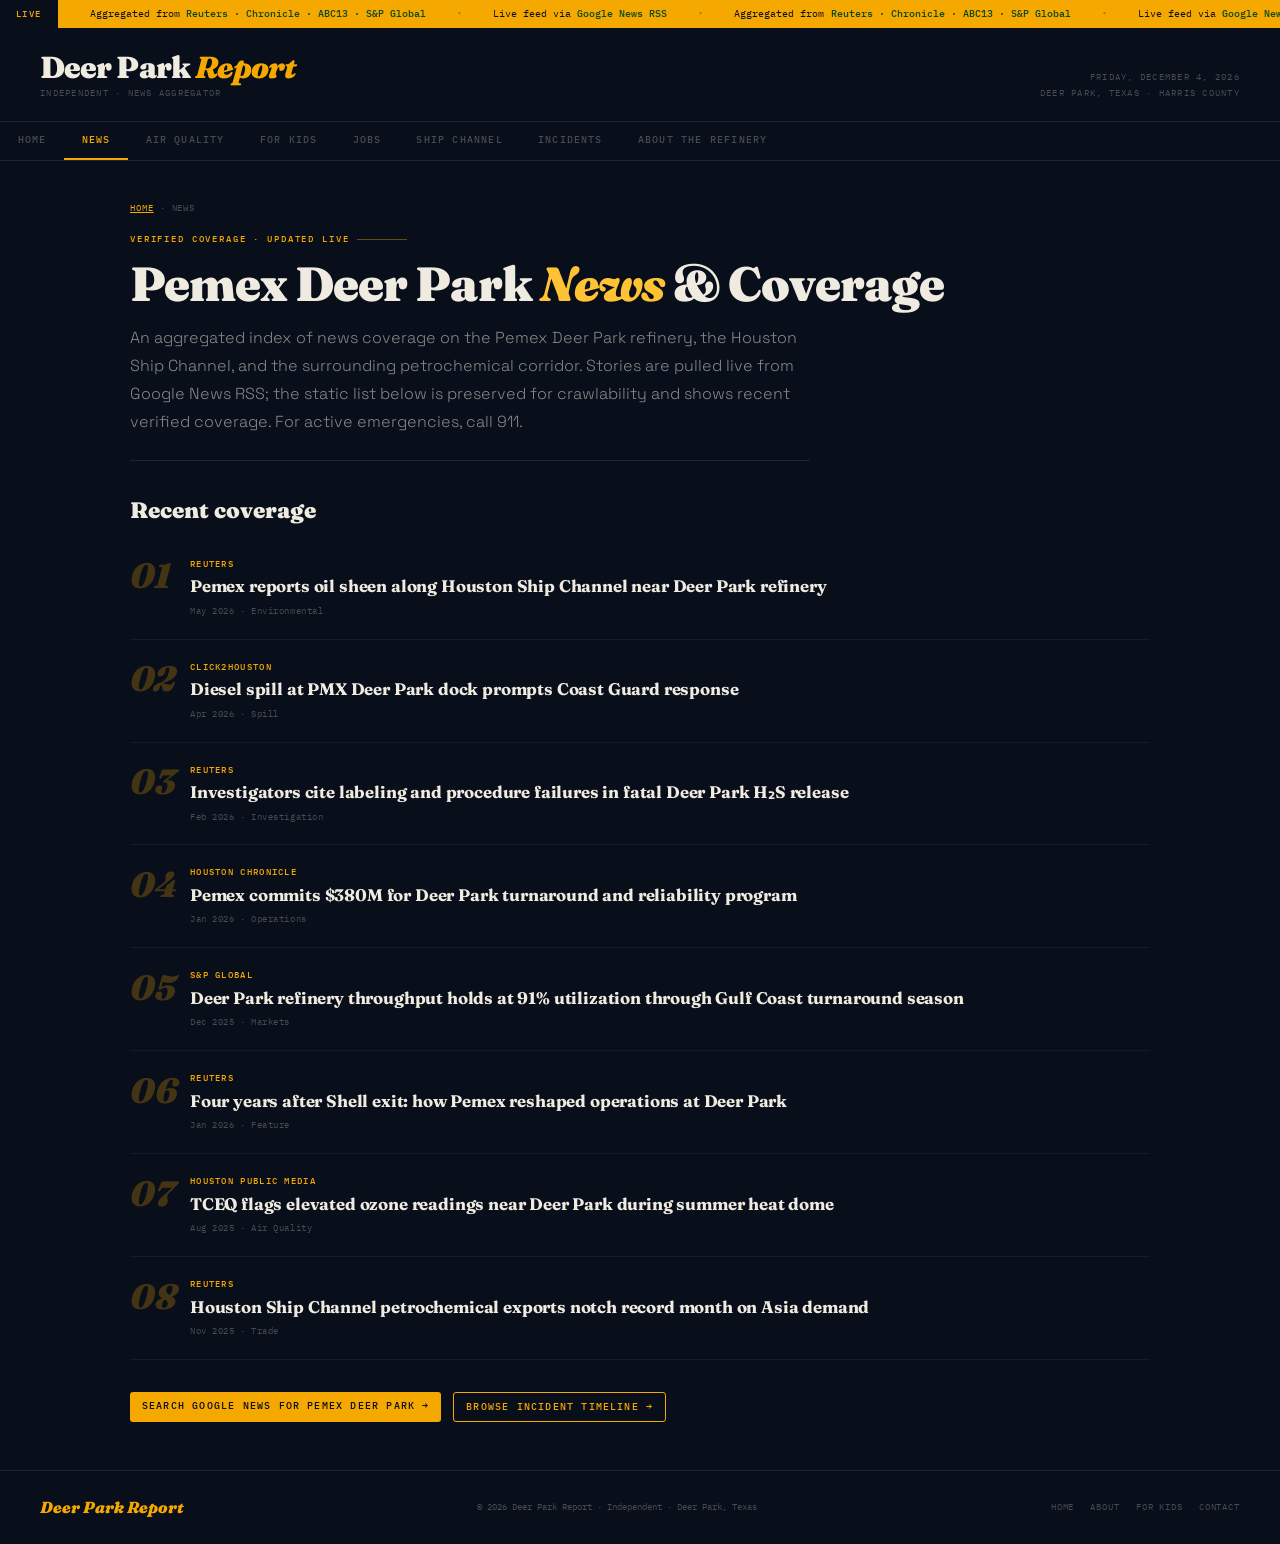
<file: news.html>
<!DOCTYPE html>
<html lang="en">
<head>
<meta charset="UTF-8">
<meta name="viewport" content="width=device-width, initial-scale=1.0">
<title>Pemex Deer Park News — Latest Coverage of the Refinery & Ship Channel | Deer Park Report</title>
<meta name="description" content="Latest news coverage of the Pemex Deer Park refinery, the Houston Ship Channel, and the Deer Park petrochemical corridor — drawn from Reuters, Houston Chronicle, ABC13, Click2Houston, S&P Global, and other verified outlets.">
<meta name="referrer" content="no-referrer">
<meta name="robots" content="index, follow, max-image-preview:large">
<meta name="theme-color" content="#080e1a">
<link rel="canonical" href="https://pemexdeerpark.com/news.html">
<link rel="icon" type="image/svg+xml" href="/favicon.svg">
<meta property="og:type" content="website">
<meta property="og:title" content="Pemex Deer Park News — Latest Coverage of the Refinery & Ship Channel">
<meta property="og:description" content="Latest verified coverage of the Pemex Deer Park refinery and Houston Ship Channel corridor.">
<meta property="og:url" content="https://pemexdeerpark.com/news.html">
<meta property="og:site_name" content="Deer Park Report">
<meta property="og:image" content="https://pemexdeerpark.com/og-image.svg">
<meta property="og:image:width" content="1200">
<meta property="og:image:height" content="630">
<meta name="twitter:card" content="summary_large_image">
<meta name="twitter:title" content="Pemex Deer Park News">
<meta name="twitter:image" content="https://pemexdeerpark.com/og-image.svg">
<link rel="alternate" type="application/rss+xml" title="Google News — Pemex Deer Park" href="https://news.google.com/rss/search?q=Pemex+Deer+Park+refinery&hl=en-US&gl=US&ceid=US:en">
<script type="application/ld+json">
{
  "@context":"https://schema.org",
  "@graph":[
    {
      "@type":"CollectionPage",
      "@id":"https://pemexdeerpark.com/news.html#webpage",
      "url":"https://pemexdeerpark.com/news.html",
      "name":"Pemex Deer Park News — Latest Coverage",
      "isPartOf":{"@id":"https://pemexdeerpark.com/#website"},
      "inLanguage":"en-US"
    },
    {
      "@type":"BreadcrumbList",
      "itemListElement":[
        {"@type":"ListItem","position":1,"name":"Home","item":"https://pemexdeerpark.com/"},
        {"@type":"ListItem","position":2,"name":"News","item":"https://pemexdeerpark.com/news.html"}
      ]
    }
  ]
}
</script>
<link href="https://fonts.googleapis.com/css2?family=Space+Grotesk:wght@300;400;500;600;700&family=Fraunces:ital,opsz,wght@0,9..144,300;0,9..144,700;0,9..144,900;1,9..144,700;1,9..144,900&family=IBM+Plex+Mono:wght@400;500&display=swap" rel="stylesheet">
<link rel="stylesheet" href="/assets/page.css">
<style>
.story{display:grid;grid-template-columns:auto 1fr;gap:1.25rem;padding:1.25rem 0;border-bottom:1px solid var(--rule2);text-decoration:none;transition:background .2s}
.story:hover{background:var(--rule2)}
.story-num{font-family:var(--serif);font-weight:900;font-style:italic;font-size:2.2rem;line-height:1;color:rgba(245,168,0,.25);width:2.5rem;text-align:right;flex-shrink:0;padding-top:.1rem}
.story-source{font-family:var(--mono);font-size:.58rem;font-weight:500;letter-spacing:.14em;text-transform:uppercase;color:var(--amber);margin-bottom:.3rem}
.story-title{font-family:var(--serif);font-weight:700;font-size:1.05rem;line-height:1.3;color:var(--cream);margin-bottom:.35rem;letter-spacing:-.01em}
.story-meta{font-family:var(--mono);font-size:.58rem;color:var(--dim);letter-spacing:.06em}
</style>
</head>
<body>
<a class="skip" href="#main">Skip to main content</a>

<div class="ticker">
  <div class="ticker-lbl">Live</div>
  <div class="ticker-scroll">
    <div class="ticker-track">
      <span class="ti">Aggregated from <span class="up">Reuters · Chronicle · ABC13 · S&amp;P Global</span></span><span class="ti-sep">·</span>
      <span class="ti">Live feed via <span class="up">Google News RSS</span></span><span class="ti-sep">·</span>
      <span class="ti">Aggregated from <span class="up">Reuters · Chronicle · ABC13 · S&amp;P Global</span></span><span class="ti-sep">·</span>
      <span class="ti">Live feed via <span class="up">Google News RSS</span></span><span class="ti-sep">·</span>
    </div>
  </div>
</div>

<header class="logo-bar">
  <div><a href="/" style="text-decoration:none"><div class="pub-name">Deer Park <em>Report</em></div></a><div style="font-family:var(--mono);font-size:.56rem;letter-spacing:.14em;text-transform:uppercase;color:var(--dim);margin-top:.25rem">Independent · News Aggregator</div></div>
  <div class="pub-meta" id="current-date">Deer Park, Texas<br>Harris County</div>
</header>

<nav class="left-nav" aria-label="Primary">
  <a class="ln" href="/">Home</a>
  <a class="ln active" href="/news.html" aria-current="page">News</a>
  <a class="ln" href="/air-quality.html">Air Quality</a>
  <a class="ln" href="/kids.html">For Kids</a>
  <a class="ln" href="/jobs.html">Jobs</a>
  <a class="ln" href="/houston.html">Ship Channel</a>
  <a class="ln" href="/incidents.html">Incidents</a>
  <a class="ln" href="/about-pemex.html">About the Refinery</a>
</nav>

<main id="main" class="page">
  <div class="crumbs"><a href="/">Home</a> · News</div>
  <div class="page-kicker">Verified Coverage · Updated Live</div>
  <h1 class="page-h1">Pemex Deer Park <em>News</em> &amp; Coverage</h1>
  <p class="page-dek">An aggregated index of news coverage on the Pemex Deer Park refinery, the Houston Ship Channel, and the surrounding petrochemical corridor. Stories are pulled live from Google News RSS; the static list below is preserved for crawlability and shows recent verified coverage. For active emergencies, call 911.</p>

  <h2 style="font-family:var(--serif);font-weight:900;font-size:1.4rem;color:var(--cream);margin-bottom:.5rem">Recent coverage</h2>
  <div id="news-feed">
    <a class="story" href="https://news.google.com/search?q=Pemex+Deer+Park+oil+sheen+ship+channel" target="_blank" rel="noopener">
      <div class="story-num">01</div>
      <div>
        <div class="story-source">Reuters</div>
        <div class="story-title">Pemex reports oil sheen along Houston Ship Channel near Deer Park refinery</div>
        <div class="story-meta">May 2026 · Environmental</div>
      </div>
    </a>
    <a class="story" href="https://news.google.com/search?q=Pemex+Deer+Park+diesel+spill" target="_blank" rel="noopener">
      <div class="story-num">02</div>
      <div>
        <div class="story-source">Click2Houston</div>
        <div class="story-title">Diesel spill at PMX Deer Park dock prompts Coast Guard response</div>
        <div class="story-meta">Apr 2026 · Spill</div>
      </div>
    </a>
    <a class="story" href="https://news.google.com/search?q=Pemex+Deer+Park+H2S+release+labeling+procedure" target="_blank" rel="noopener">
      <div class="story-num">03</div>
      <div>
        <div class="story-source">Reuters</div>
        <div class="story-title">Investigators cite labeling and procedure failures in fatal Deer Park H₂S release</div>
        <div class="story-meta">Feb 2026 · Investigation</div>
      </div>
    </a>
    <a class="story" href="https://news.google.com/search?q=Pemex+Deer+Park+turnaround+investment" target="_blank" rel="noopener">
      <div class="story-num">04</div>
      <div>
        <div class="story-source">Houston Chronicle</div>
        <div class="story-title">Pemex commits $380M for Deer Park turnaround and reliability program</div>
        <div class="story-meta">Jan 2026 · Operations</div>
      </div>
    </a>
    <a class="story" href="https://news.google.com/search?q=Deer+Park+refinery+capacity+pemex+utilization" target="_blank" rel="noopener">
      <div class="story-num">05</div>
      <div>
        <div class="story-source">S&amp;P Global</div>
        <div class="story-title">Deer Park refinery throughput holds at 91% utilization through Gulf Coast turnaround season</div>
        <div class="story-meta">Dec 2025 · Markets</div>
      </div>
    </a>
    <a class="story" href="https://news.google.com/search?q=Pemex+Deer+Park+Shell+anniversary+ownership" target="_blank" rel="noopener">
      <div class="story-num">06</div>
      <div>
        <div class="story-source">Reuters</div>
        <div class="story-title">Four years after Shell exit: how Pemex reshaped operations at Deer Park</div>
        <div class="story-meta">Jan 2026 · Feature</div>
      </div>
    </a>
    <a class="story" href="https://news.google.com/search?q=Deer+Park+air+quality+TCEQ+ozone" target="_blank" rel="noopener">
      <div class="story-num">07</div>
      <div>
        <div class="story-source">Houston Public Media</div>
        <div class="story-title">TCEQ flags elevated ozone readings near Deer Park during summer heat dome</div>
        <div class="story-meta">Aug 2025 · Air Quality</div>
      </div>
    </a>
    <a class="story" href="https://news.google.com/search?q=Houston+Ship+Channel+vessel+traffic+petrochemical+exports" target="_blank" rel="noopener">
      <div class="story-num">08</div>
      <div>
        <div class="story-source">Reuters</div>
        <div class="story-title">Houston Ship Channel petrochemical exports notch record month on Asia demand</div>
        <div class="story-meta">Nov 2025 · Trade</div>
      </div>
    </a>
  </div>

  <div style="margin-top:2rem;display:flex;gap:.75rem;flex-wrap:wrap">
    <a class="cta-btn" href="https://news.google.com/search?q=Pemex+Deer+Park" target="_blank" rel="noopener">Search Google News for Pemex Deer Park →</a>
    <a class="cta-btn" style="background:transparent;color:var(--amber);border:1px solid var(--amber)" href="/incidents.html">Browse incident timeline →</a>
  </div>
</main>

<footer class="left-footer">
  <div class="lf-brand">Deer Park Report</div>
  <div class="lf-copy">&copy; <span id="copy-year">2026</span> Deer Park Report · Independent · Deer Park, Texas</div>
  <div class="lf-links">
    <a href="/">Home</a>
    <a href="/about.html">About</a>
    <a href="/kids.html">For Kids</a>
    <a href="/contact.html">Contact</a>
  </div>
</footer>

<script>
const d = new Date();
const cd = document.getElementById('current-date');
if (cd) cd.innerHTML = d.toLocaleDateString('en-US',{weekday:'long',month:'long',day:'numeric',year:'numeric'}) + '<br>Deer Park, Texas · Harris County';
const cy = document.getElementById('copy-year'); if (cy) cy.textContent = d.getFullYear();

// Optional live overlay — replaces fallback list when feed responds
const NEWS_PROXY='https://www.toptal.com/developers/feed2json/convert?url=';
const NEWS_RSS=encodeURIComponent('https://news.google.com/rss/search?q=Pemex+Deer+Park+refinery&hl=en-US&gl=US&ceid=US:en');
function cleanTitle(t){return (t||'').replace(/ - [^-]+$/,'').trim()}
function extractSource(t){const m=(t||'').match(/ - ([^-]+)$/);return m?m[1].trim():'News'}
function fmt(s){try{return new Date(s).toLocaleDateString('en-US',{month:'short',day:'numeric',year:'numeric'})}catch{return ''}}
fetch(NEWS_PROXY+NEWS_RSS).then(r=>r.json()).then(data=>{
  const items=(data.items||[]).slice(0,15);
  if(!items.length) return;
  const feed=document.getElementById('news-feed');
  feed.innerHTML='';
  items.forEach((it,i)=>{
    const a=document.createElement('a');
    a.href=it.url||'#';a.target='_blank';a.rel='noopener';a.className='story';
    a.innerHTML=`<div class="story-num">${String(i+1).padStart(2,'0')}</div><div><div class="story-source">${extractSource(it.title)}</div><div class="story-title">${cleanTitle(it.title)}</div><div class="story-meta">${fmt(it.date_published)}</div></div>`;
    feed.appendChild(a);
  });
}).catch(()=>{});
</script>
</body>
</html>
</file>
<file: assets/page.css>
/* Deer Park Report — shared page styles */
:root{
  --navy:#080e1a;--navy2:#0d1625;--navy3:#111e30;
  --amber:#f5a800;--amber2:#e09600;--amber3:#ffc235;
  --cream:#f0ebe0;--ink:#080e1a;
  --mid:rgba(240,235,224,0.55);--dim:rgba(240,235,224,0.28);
  --rule:rgba(240,235,224,0.1);--rule2:rgba(240,235,224,0.06);
  --green:#4ade80;--red:#f87171;--blue:#93c5fd;
  --mono:'IBM Plex Mono',monospace;
  --sans:'Space Grotesk',sans-serif;
  --serif:'Fraunces',Georgia,serif;
}
*,*::before,*::after{box-sizing:border-box;margin:0;padding:0}
html{scroll-behavior:smooth}
body{font-family:var(--sans);background:var(--navy);color:var(--cream);overflow-x:hidden;line-height:1.6}
a{color:inherit;text-decoration:none}

.ticker{background:var(--amber);height:28px;overflow:hidden;display:flex;align-items:center}
.ticker-lbl{font-family:var(--mono);font-size:.58rem;font-weight:500;letter-spacing:.15em;text-transform:uppercase;background:var(--ink);color:var(--amber);padding:0 1rem;height:100%;display:flex;align-items:center;flex-shrink:0;white-space:nowrap}
.ticker-scroll{overflow:hidden;flex:1}
.ticker-track{display:flex;animation:tkr 55s linear infinite;white-space:nowrap}
@keyframes tkr{from{transform:translateX(0)}to{transform:translateX(-50%)}}
.ti{font-family:var(--mono);font-size:.6rem;color:var(--ink);padding:0 2rem;display:flex;align-items:center;gap:.4rem;height:28px}
.ti .up{color:#0a4a1a;font-weight:500}.ti .dn{color:#7a1010;font-weight:500}
.ti-sep{color:rgba(8,14,26,.3)}

.logo-bar{padding:1.5rem 2.5rem 1.25rem;border-bottom:1px solid var(--rule);display:flex;align-items:flex-end;justify-content:space-between;background:var(--navy)}
.pub-name{font-family:var(--serif);font-weight:900;font-size:1.9rem;line-height:1;letter-spacing:-.03em;color:var(--cream)}
.pub-name em{font-style:italic;color:var(--amber)}
.pub-meta{font-family:var(--mono);font-size:.56rem;letter-spacing:.14em;text-transform:uppercase;color:var(--dim);text-align:right;line-height:1.8}

.left-nav{display:flex;border-bottom:1px solid var(--rule);overflow-x:auto;scrollbar-width:none;background:var(--navy)}
.left-nav::-webkit-scrollbar{display:none}
.ln{font-family:var(--mono);font-size:.62rem;font-weight:500;letter-spacing:.12em;text-transform:uppercase;padding:.65rem 1.1rem;color:var(--dim);border-bottom:2px solid transparent;white-space:nowrap;display:block;transition:color .2s,border-color .2s}
.ln:hover{color:var(--cream)}
.ln.active{color:var(--amber);border-bottom-color:var(--amber)}

main.page{max-width:1100px;margin:0 auto;padding:2.5rem 2.5rem 3rem}
.page-kicker{font-family:var(--mono);font-size:.58rem;font-weight:500;letter-spacing:.2em;text-transform:uppercase;color:var(--amber);margin-bottom:.75rem;display:flex;align-items:center;gap:.5rem}
.page-kicker::after{content:'';flex:1;max-width:50px;height:1px;background:var(--amber);opacity:.4}
.page-h1{font-family:var(--serif);font-weight:900;font-size:clamp(1.8rem,4vw,3rem);line-height:1.05;letter-spacing:-.02em;color:var(--cream);margin-bottom:.9rem}
.page-h1 em{font-style:italic;color:var(--amber3)}
.page-dek{font-size:1rem;font-weight:300;color:var(--mid);line-height:1.75;max-width:680px;margin-bottom:2rem;padding-bottom:1.5rem;border-bottom:1px solid var(--rule)}
.page-prose h2{font-family:var(--serif);font-weight:900;font-size:1.4rem;color:var(--cream);margin:2.25rem 0 .75rem;letter-spacing:-.01em}
.page-prose h3{font-family:var(--sans);font-weight:600;font-size:1.05rem;color:var(--cream);margin:1.5rem 0 .5rem}
.page-prose p{font-size:.95rem;color:var(--mid);line-height:1.8;margin-bottom:.85rem;max-width:720px}
.page-prose strong{color:var(--cream);font-weight:600}
.page-prose ul,.page-prose ol{padding-left:1.25rem;margin-bottom:1rem;color:var(--mid)}
.page-prose li{margin-bottom:.4rem;line-height:1.7;font-size:.93rem;max-width:720px}
.page-prose a{color:var(--amber3);text-decoration:underline;text-underline-offset:3px}
.page-prose a:hover{color:var(--cream)}
.page-prose blockquote{border-left:2px solid var(--amber);padding:.5rem 1rem;color:var(--cream);font-family:var(--serif);font-style:italic;font-size:1.05rem;margin:1rem 0;background:rgba(245,168,0,.04)}

.card-grid{display:grid;gap:1px;background:var(--rule);border-radius:4px;overflow:hidden;margin:1.5rem 0;grid-template-columns:repeat(auto-fit,minmax(260px,1fr))}
.card{background:var(--navy2);padding:1.1rem 1.25rem;transition:background .2s}
.card:hover{background:var(--navy3)}
.card-eyebrow{font-family:var(--mono);font-size:.56rem;font-weight:500;letter-spacing:.14em;text-transform:uppercase;color:var(--amber);margin-bottom:.4rem}
.card h3{font-family:var(--serif);font-weight:700;font-size:1rem;color:var(--cream);margin-bottom:.4rem;letter-spacing:-.01em}
.card p{font-size:.84rem;color:var(--mid);line-height:1.65}
.card .meta{font-family:var(--mono);font-size:.58rem;color:var(--dim);margin-top:.5rem}

.stat-row{display:grid;grid-template-columns:repeat(auto-fit,minmax(160px,1fr));gap:1px;background:var(--rule);border-radius:4px;overflow:hidden;margin:1.5rem 0}
.sc{background:var(--navy2);padding:1.25rem;text-align:center}
.sc-val{font-family:var(--serif);font-weight:900;font-size:1.7rem;line-height:1;color:var(--amber);margin-bottom:.25rem}
.sc-lbl{font-family:var(--mono);font-size:.58rem;letter-spacing:.1em;text-transform:uppercase;color:var(--dim);line-height:1.5}

.cta-box{background:var(--navy2);border:1px solid var(--rule);border-radius:4px;padding:1.5rem;margin:2rem 0}
.cta-box h3{font-family:var(--serif);font-weight:700;font-size:1.1rem;color:var(--cream);margin-bottom:.5rem}
.cta-box p{font-size:.9rem;color:var(--mid);margin-bottom:.75rem}
.cta-btn{display:inline-block;font-family:var(--mono);font-size:.62rem;font-weight:500;letter-spacing:.12em;text-transform:uppercase;color:var(--ink);background:var(--amber);padding:.6em 1.2em;border-radius:3px;transition:background .2s}
.cta-btn:hover{background:var(--amber3)}

.crumbs{font-family:var(--mono);font-size:.58rem;letter-spacing:.1em;text-transform:uppercase;color:var(--dim);margin-bottom:1rem}
.crumbs a{color:var(--amber);text-decoration:underline}

.left-footer{padding:1.5rem 2.5rem;border-top:1px solid var(--rule);display:flex;justify-content:space-between;align-items:center;flex-wrap:wrap;gap:.75rem;background:var(--navy)}
.lf-brand{font-family:var(--serif);font-weight:900;font-style:italic;font-size:1rem;color:var(--amber)}
.lf-copy{font-family:var(--mono);font-size:.55rem;color:var(--dim)}
.lf-links{display:flex;gap:1rem;flex-wrap:wrap}
.lf-links a{font-family:var(--mono);font-size:.55rem;letter-spacing:.1em;text-transform:uppercase;color:var(--dim);transition:color .2s}
.lf-links a:hover{color:var(--cream)}

.skip{position:absolute;left:-9999px;top:0}
.skip:focus{left:1rem;top:1rem;background:var(--amber);color:var(--ink);padding:.5rem 1rem;border-radius:3px;z-index:100}

@media(max-width:600px){
  .logo-bar{padding:1.25rem;flex-direction:column;align-items:flex-start;gap:.35rem}
  main.page{padding:1.5rem 1.25rem 2rem}
  .left-footer{padding:1.25rem}
  .pub-name{font-size:1.5rem}
}
</file>
